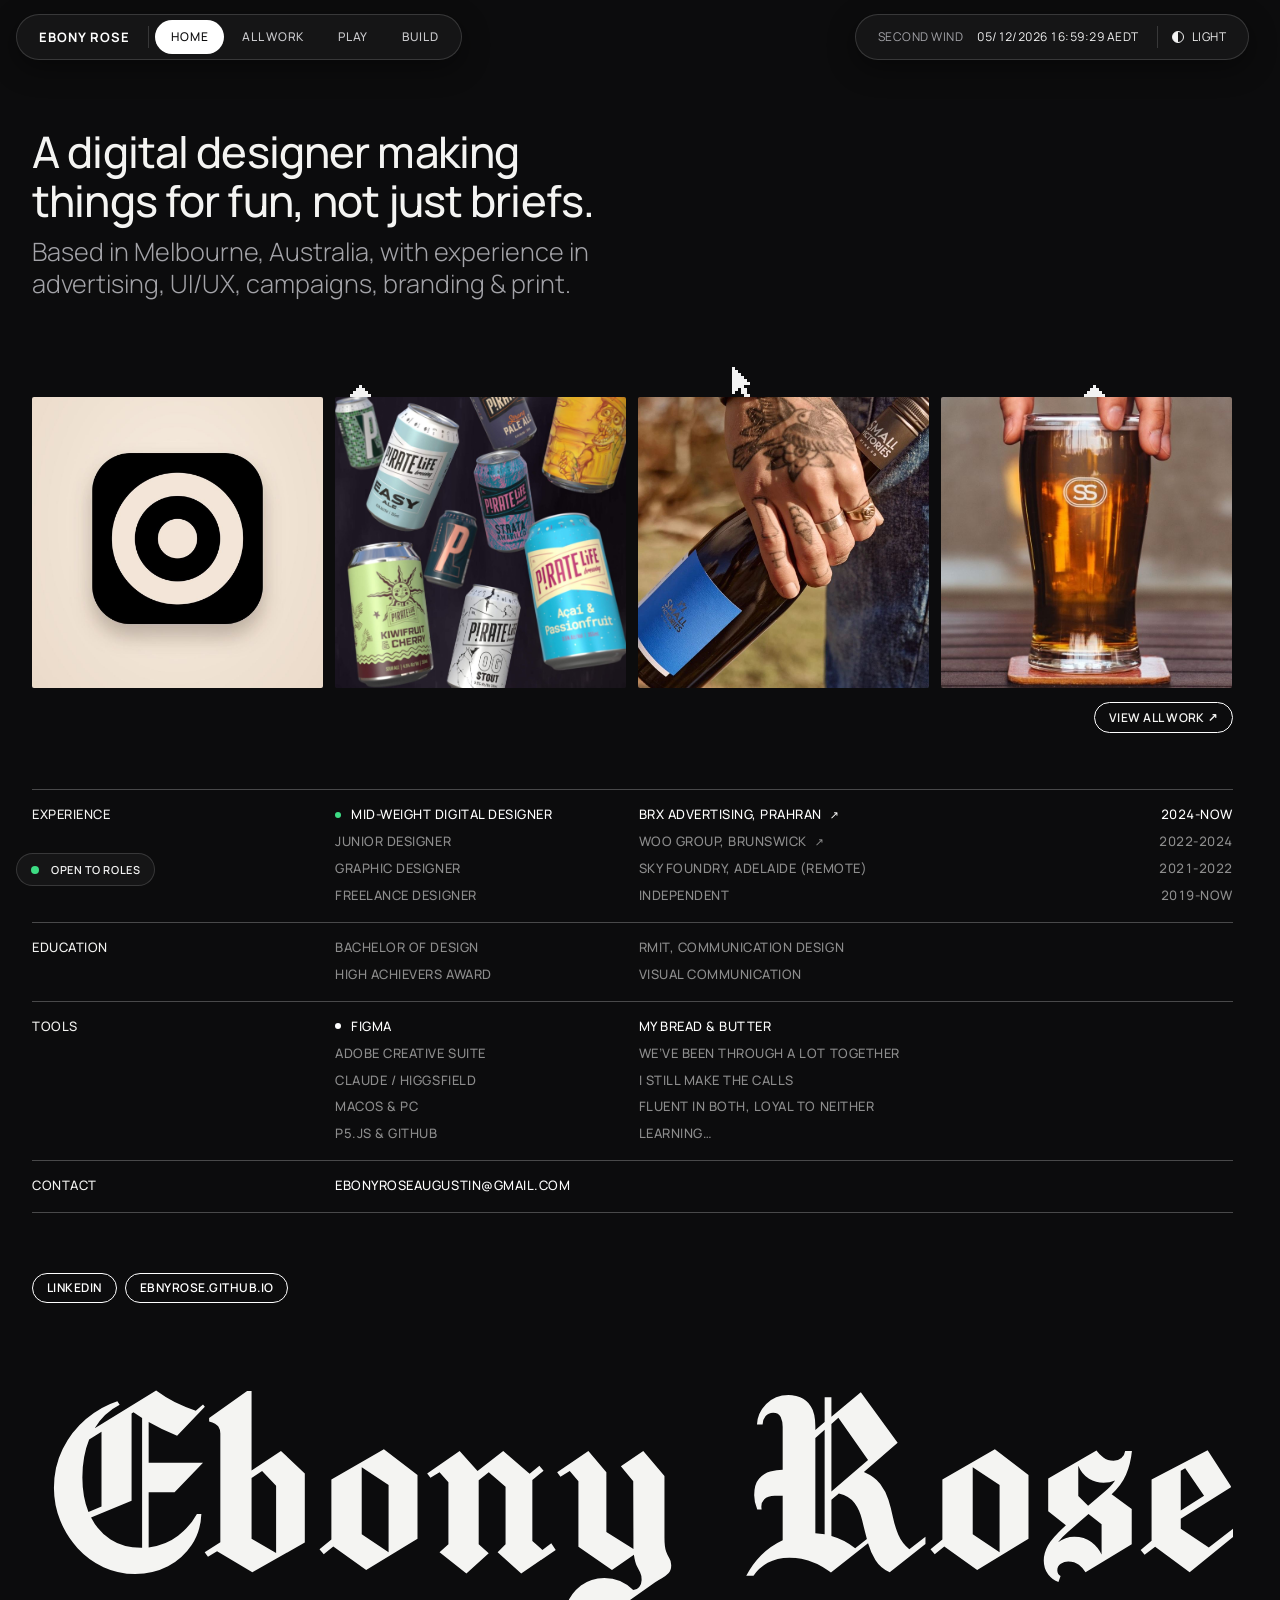
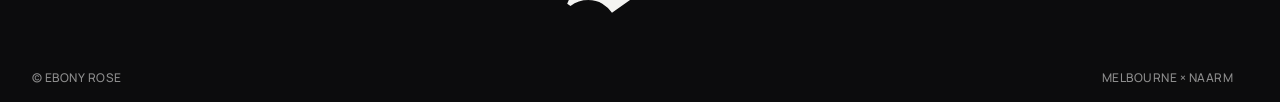
<file: index.html>
<!DOCTYPE html>
<html lang="en"><head><meta charset="utf-8"><meta name="viewport" content="width=device-width, initial-scale=1">
<title>Ebony Rose | Mid-Weight Digital Designer</title><meta name="description" content="Designer based in Melbourne, Australia. Experience in advertising, UI/UX, social media, retail campaigns, branding and print. Open to mid-weight digital roles.">
<link rel="preconnect" href="https://fonts.googleapis.com"><link rel="preconnect" href="https://fonts.gstatic.com" crossorigin>
<link href="https://fonts.googleapis.com/css2?family=Manrope:wght@300;400;500;600;700&family=Manufacturing+Consent&display=block" rel="stylesheet">
<meta property="og:type" content="website"><meta property="og:url" content="https://www.ebonyrose.xyz/"><meta property="og:site_name" content="Ebony Rose"><meta property="og:title" content="Ebony Rose | Mid-Weight Digital Designer"><meta property="og:description" content="Designer based in Melbourne, Australia. Experience in advertising, UI/UX, social media, retail campaigns, branding and print. Open to mid-weight digital roles."><meta property="og:image" content="https://www.ebonyrose.xyz/share.png"><meta property="og:image:width" content="1200"><meta property="og:image:height" content="630"><meta name="twitter:card" content="summary_large_image"><meta name="twitter:image" content="https://www.ebonyrose.xyz/share.png"><meta name="theme-color" content="#0c0c0d"><link rel="icon" href="favicon.svg" type="image/svg+xml"><link rel="icon" href="favicon-32.png" sizes="32x32" type="image/png"><link rel="apple-touch-icon" href="apple-touch-icon.png"><link rel="stylesheet" href="styles.css?v=20261025h"></head>
<body><script>try{var d=document.documentElement;if(localStorage.getItem('theme')==='light')d.classList.add('light');if(!sessionStorage.getItem('intro')&&!matchMedia('(prefers-reduced-motion: reduce)').matches){d.classList.add('intro-pending');setTimeout(function(){d.classList.remove('intro-pending')},4500)}}catch(e){}</script><script>try{if(sessionStorage.getItem('homeIn'))document.documentElement.classList.add('home-in')}catch(e){}setTimeout(function(){document.documentElement.classList.remove('home-in')},3500)</script><div class="topbar"><div class="tb-left"><a class="tb-logo" href="index.html">Ebony Rose</a><nav class="tb-contact" aria-label="Pages"><a class="tab cur" href="index.html" aria-current="page">Home</a><a class="tab" href="work.html" data-work>All work</a><a class="tab" href="work.html?g=play" data-g="play">Play</a><a class="tab" href="work.html?g=build" data-g="build">Build</a></nav></div><div class="topbar-time"><span class="wit" id="wit"></span><time id="clock"></time></div></div><main class="page about-page"><p class="about-lead"><span class="ln">A digital designer making</span><span class="ln">things for fun, not just briefs.</span><span class="lead-sub"><span class="ln">Based in Melbourne, Australia,</span> <span class="ln">with experience in advertising,</span> <span class="ln">UI/UX, campaigns, branding &amp; print.</span></span></p><section class="about-index"><div class="info-section"><h2 class="info-label">Experience</h2><div class="info-rows"><div class="info-row on"><span class="t"><span class="dot live" aria-hidden="true"></span>Mid-Weight Digital Designer</span><span class="d"><a href="https://www.brx.com.au" target="_blank" rel="noopener">BRX Advertising, Prahran <span class="arr" aria-hidden="true">&#8599;</span></a></span><span class="y">2024-Now</span></div><div class="info-row"><span class="t">Junior Designer</span><span class="d"><a href="https://woogroup.com.au/" target="_blank" rel="noopener">WOO Group, Brunswick <span class="arr" aria-hidden="true">&#8599;</span></a></span><span class="y">2022-2024</span></div><div class="info-row"><span class="t">Graphic Designer</span><span class="d">Sky Foundry, Adelaide (remote)</span><span class="y">2021-2022</span></div><div class="info-row"><span class="t">Freelance Designer</span><span class="d">Independent</span><span class="y">2019-Now</span></div></div></div><div class="info-section"><h2 class="info-label">Education</h2><div class="info-rows"><div class="info-row"><span class="t">Bachelor of Design</span><span class="d">RMIT, Communication Design</span><span class="y"></span></div><div class="info-row"><span class="t">High Achievers Award</span><span class="d">Visual Communication</span><span class="y"></span></div></div></div><div class="info-section"><h2 class="info-label">Tools</h2><div class="info-rows"><div class="info-row on"><span class="t"><span class="dot" aria-hidden="true"></span>Figma</span><span class="d">my bread &amp; butter</span><span class="y"></span></div><div class="info-row"><span class="t">Adobe Creative Suite</span><span class="d">we&rsquo;ve been through a lot together</span><span class="y"></span></div><div class="info-row"><span class="t">Claude / Higgsfield</span><span class="d">I still make the calls</span><span class="y"></span></div><div class="info-row"><span class="t">macOS &amp; PC</span><span class="d">fluent in both, loyal to neither</span><span class="y"></span></div><div class="info-row"><span class="t">p5.js &amp; GitHub</span><span class="d">learning&hellip;</span><span class="y"></span></div></div></div><div class="info-section" id="contact-info"><h2 class="info-label">Contact</h2><div class="info-rows"><div class="info-row on"><span class="t"><a href="mailto:ebonyroseaugustin@gmail.com?subject=Hi%20Ebony">ebonyroseaugustin@gmail.com</a></span></div></div></div></section><footer class="about-footer"><div class="social-links"><a class="social-link" href="https://www.linkedin.com/in/ebonyrosedesign/" target="_blank" rel="noopener">LinkedIn</a><a class="social-link" href="https://ebnyrose.github.io" target="_blank" rel="noopener">ebnyrose.github.io</a></div><div class="big-logo" aria-label="Ebony Rose">Ebony Rose</div><p class="foot-meta"><span>&copy; Ebony Rose</span><span>Melbourne &times; Naarm</span></p></footer></main><div class="contact" id="contact" role="dialog" aria-modal="true" aria-labelledby="contact-title" hidden><div class="contact-panel"><button class="contact-close" type="button" data-contact-close>Close</button><h2 id="contact-title">Say hello</h2><p>Write to <span class="contact-mail">ebonyroseaugustin@gmail.com</span> or use the form.</p><form id="contact-form" novalidate><label for="c-name">Name</label><input id="c-name" name="name" type="text" autocomplete="name" placeholder="Your name"><label for="c-email">Email</label><input id="c-email" name="email" type="email" autocomplete="email" placeholder="ebonyroseaugustin@gmail.com"><label for="c-msg">Message</label><textarea id="c-msg" name="message" rows="4" placeholder="Say hello"></textarea><button class="contact-send" type="submit">Send</button><p class="contact-status" id="contact-status" role="status"></p></form></div></div><script src="script.js?v=20261025h"></script><script src="extras.js?v=20261025h"></script></body></html>
</file>
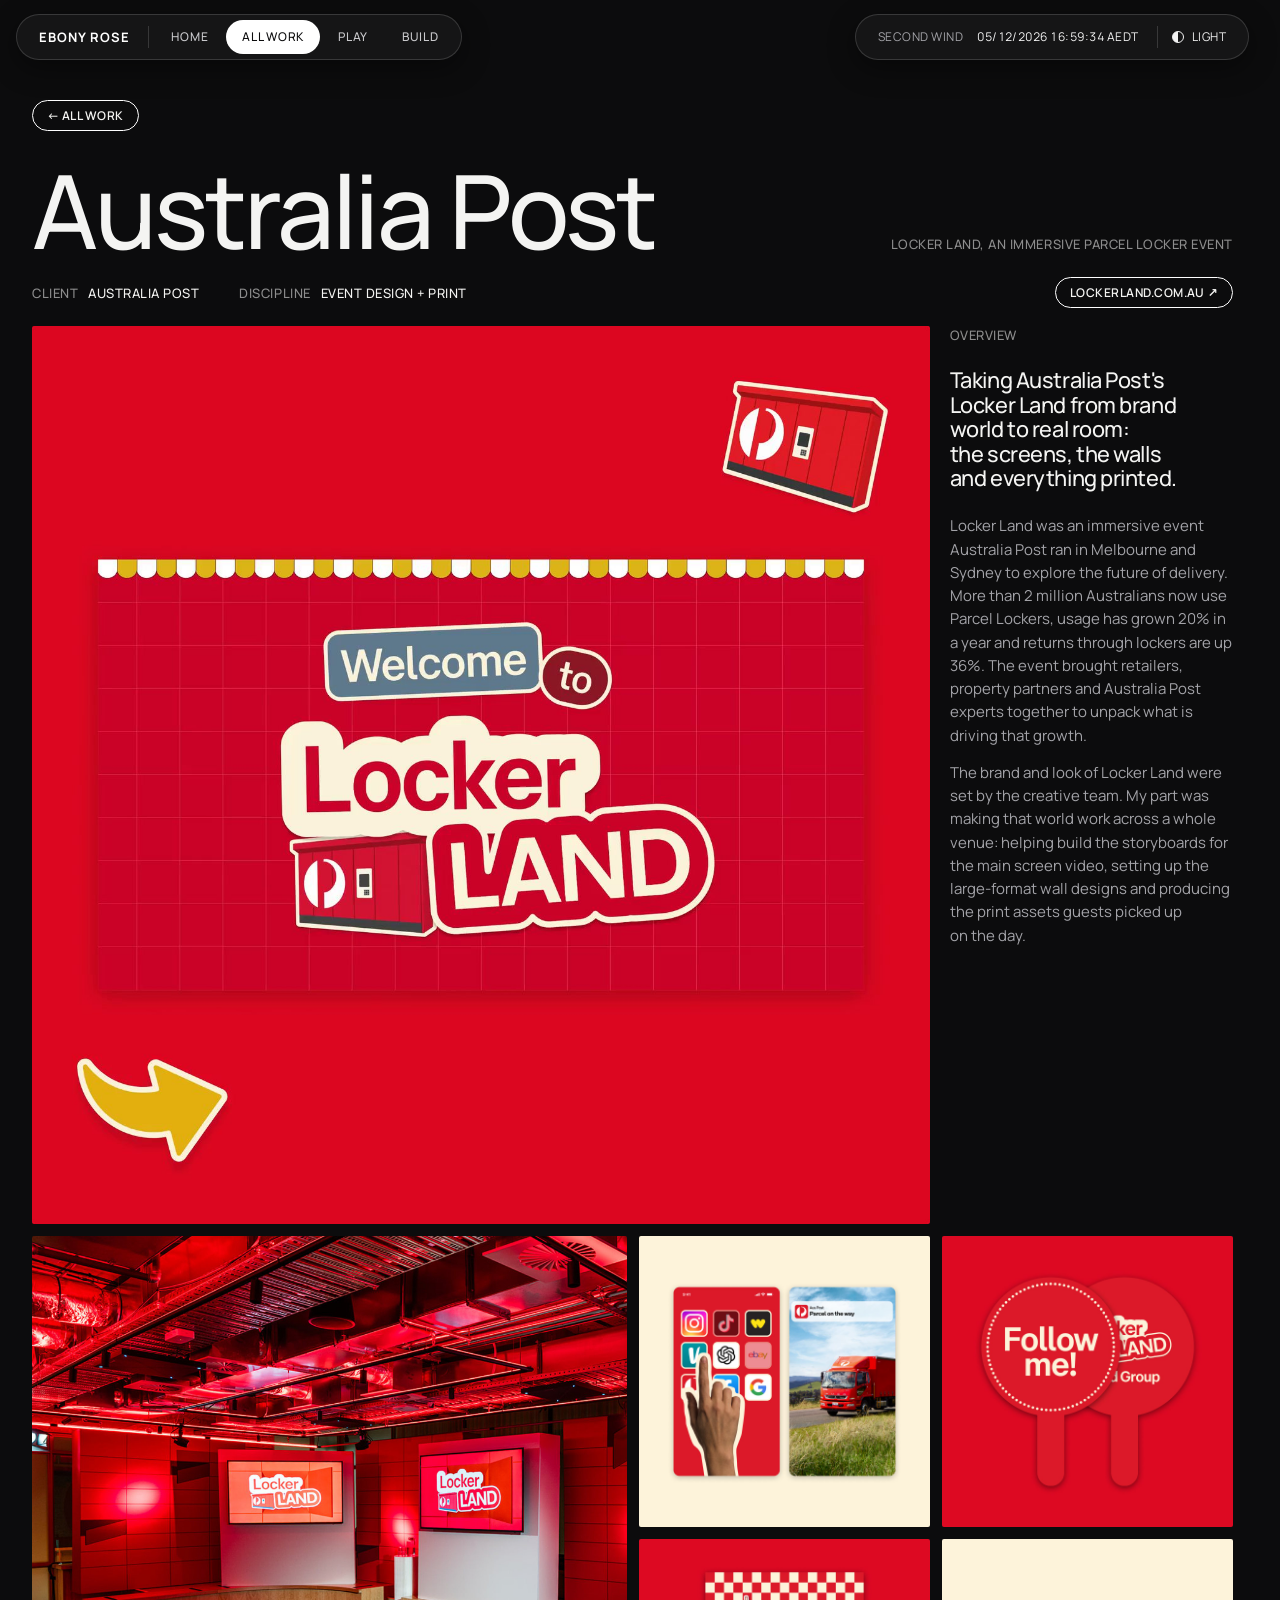
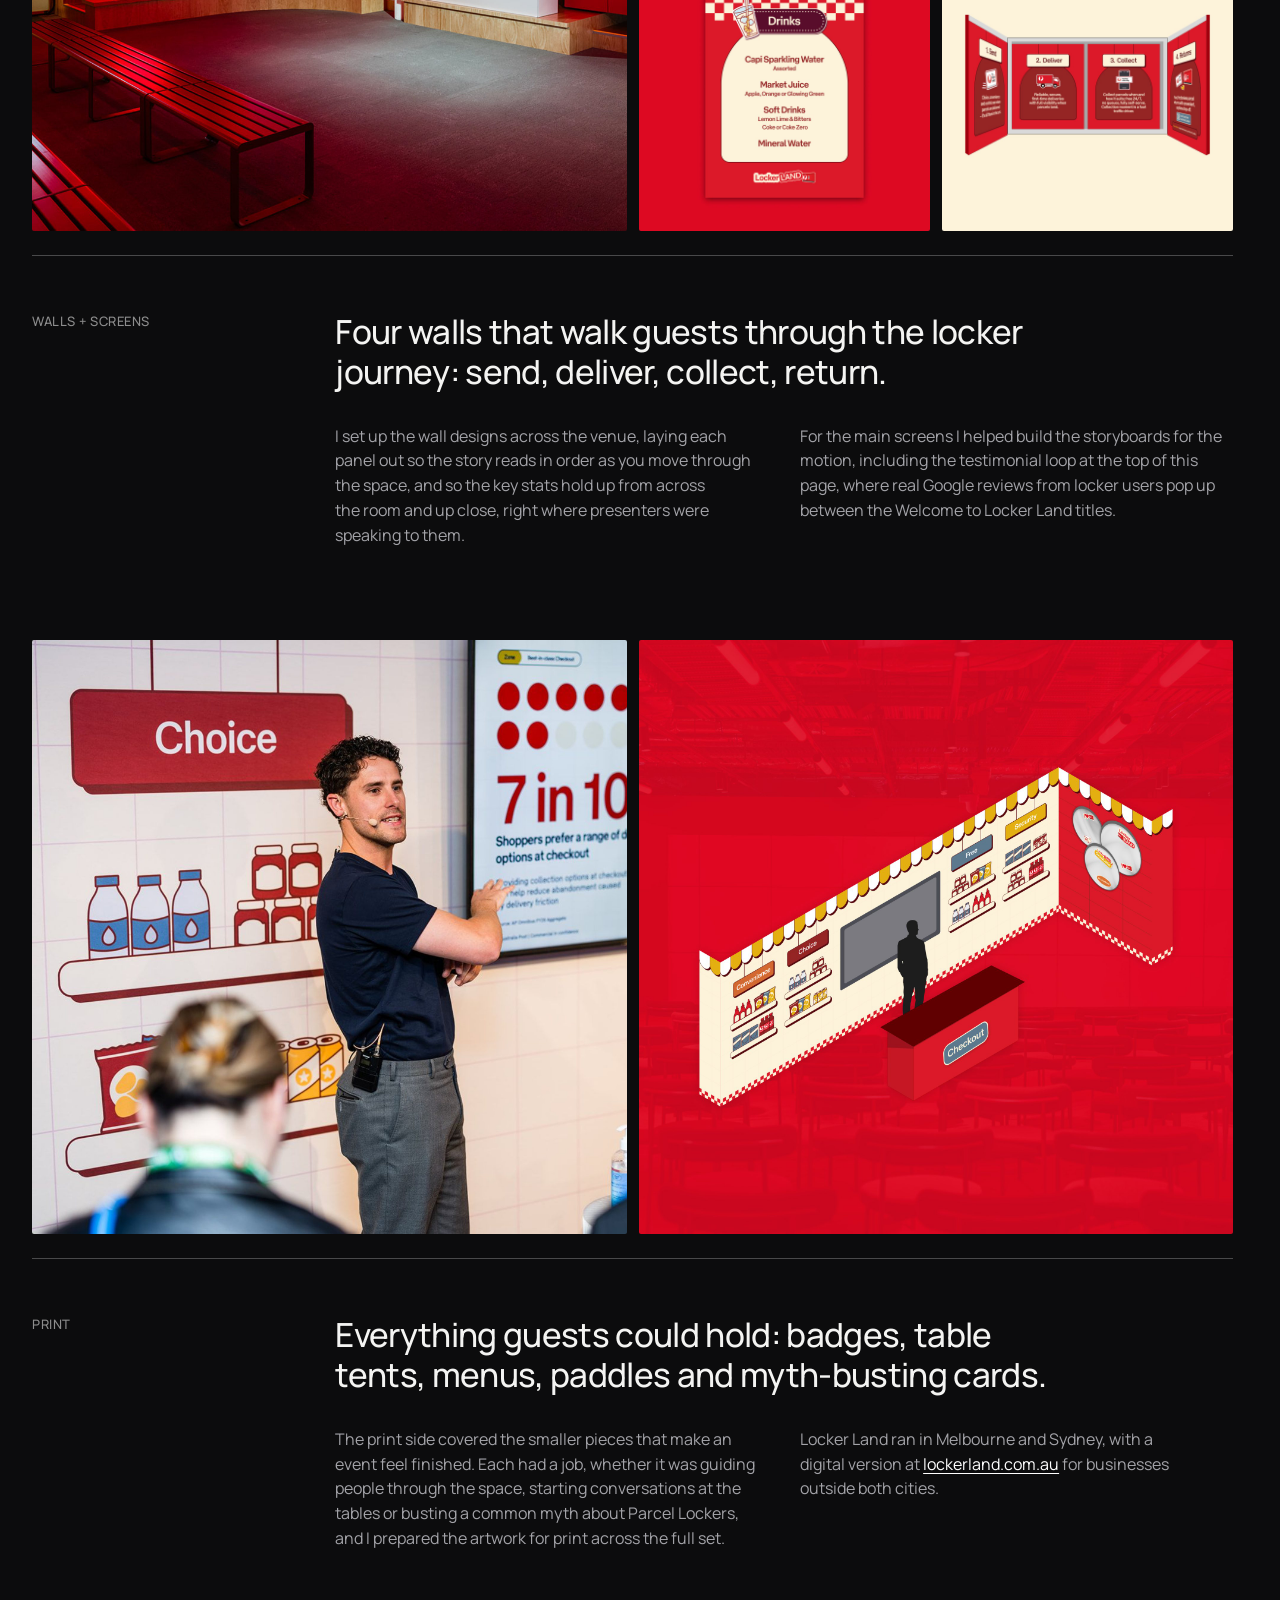
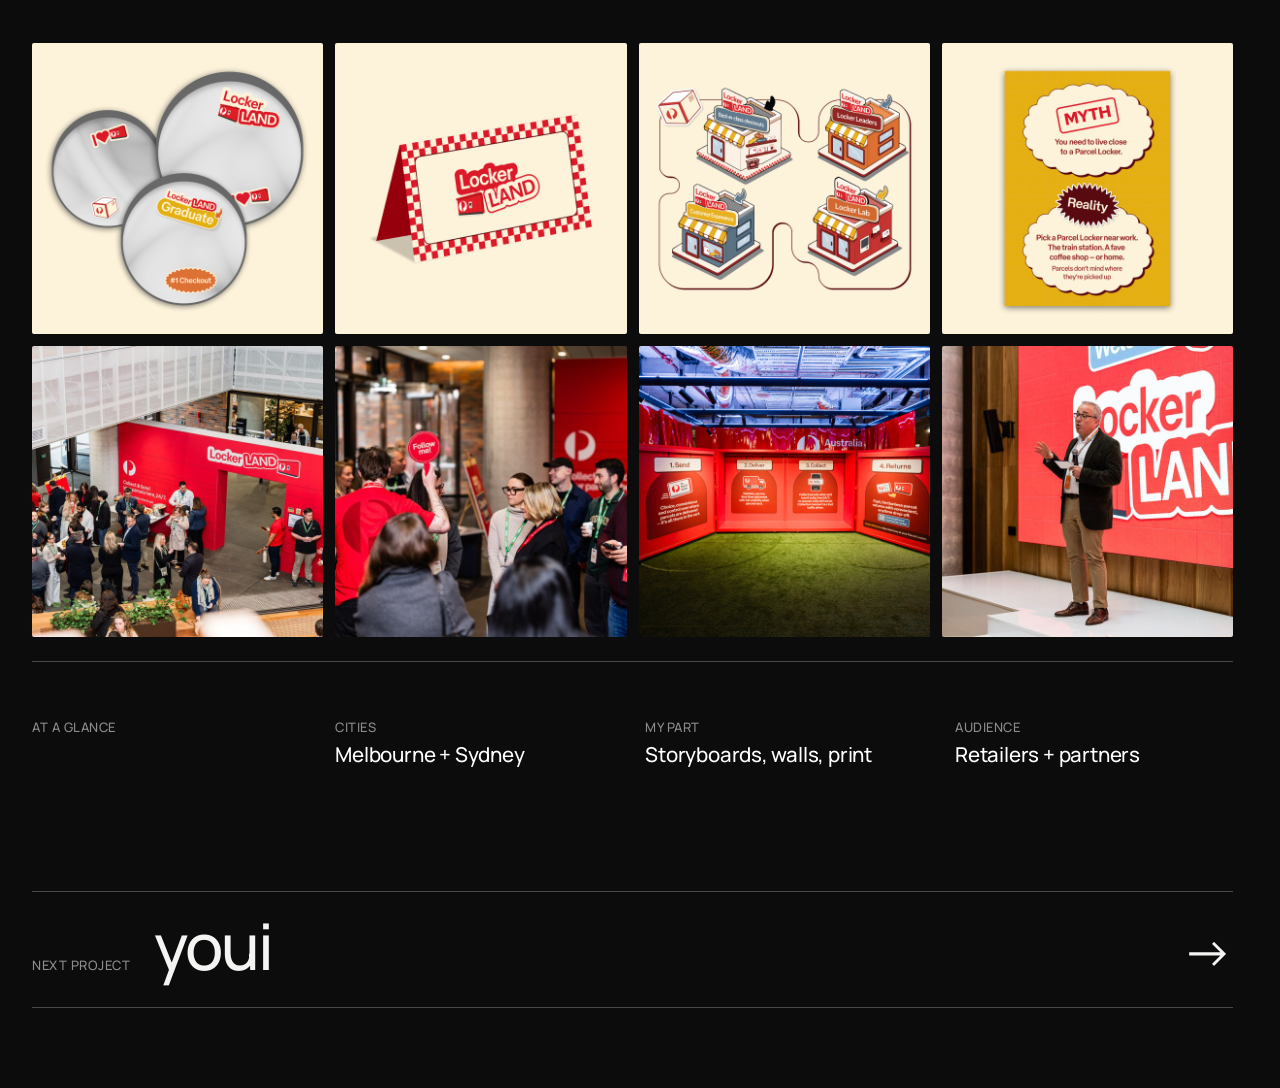
<file: project.html>
<!DOCTYPE html>
<html lang="en"><head><meta charset="utf-8"><meta name="viewport" content="width=device-width, initial-scale=1">
<title>Project | Ebony Rose</title><meta name="description" content="Designer based in Melbourne, Australia. Experience in advertising, UI/UX, social media, retail campaigns, branding and print. Open to mid-weight digital roles.">
<link rel="preconnect" href="https://fonts.googleapis.com"><link rel="preconnect" href="https://fonts.gstatic.com" crossorigin>
<link href="https://fonts.googleapis.com/css2?family=Manrope:wght@300;400;500;600;700&family=Manufacturing+Consent&display=block" rel="stylesheet">
<meta property="og:type" content="website"><meta property="og:url" content="https://www.ebonyrose.xyz/project.html"><meta property="og:site_name" content="Ebony Rose"><meta property="og:title" content="Ebony Rose | Mid-Weight Digital Designer"><meta property="og:description" content="Designer based in Melbourne, Australia. Experience in advertising, UI/UX, social media, retail campaigns, branding and print. Open to mid-weight digital roles."><meta property="og:image" content="https://www.ebonyrose.xyz/share.png"><meta property="og:image:width" content="1200"><meta property="og:image:height" content="630"><meta name="twitter:card" content="summary_large_image"><meta name="twitter:image" content="https://www.ebonyrose.xyz/share.png"><meta name="theme-color" content="#0c0c0d"><link rel="icon" href="favicon.svg" type="image/svg+xml"><link rel="icon" href="favicon-32.png" sizes="32x32" type="image/png"><link rel="apple-touch-icon" href="apple-touch-icon.png"><link rel="stylesheet" href="styles.css?v=20261025h"></head>
<body><script>try{var d=document.documentElement;if(localStorage.getItem('theme')==='light')d.classList.add('light');if(!sessionStorage.getItem('intro')&&!matchMedia('(prefers-reduced-motion: reduce)').matches){d.classList.add('intro-pending');setTimeout(function(){d.classList.remove('intro-pending')},4500)}}catch(e){}</script><script>document.documentElement.classList.add('anim-pending');setTimeout(function(){document.documentElement.classList.remove('anim-pending')},2500)</script><div class="topbar"><div class="tb-left"><a class="tb-logo" href="index.html">Ebony Rose</a><nav class="tb-contact" aria-label="Pages"><a class="tab" href="index.html">Home</a><a class="tab cur" href="work.html" data-work aria-current="page">All work</a><a class="tab" href="work.html?g=play" data-g="play">Play</a><a class="tab" href="work.html?g=build" data-g="build">Build</a></nav></div><div class="topbar-time"><span class="wit" id="wit"></span><time id="clock"></time></div></div><main class="page project-page"><a class="pj-back" href="work.html">&larr; All work</a>
<header class="pj-head"><h1 class="pj-title"></h1><p class="pj-sub"></p></header>
<div class="pj-meta"></div>
<div class="art-grid pj-top"></div>
<div class="pj-over"></div>
<div class="art-grid pj-gallery pj-gal-a" role="img" aria-label="Project images"></div>
<div class="pj-mid"></div>
<div class="art-grid pj-gallery pj-gal-b" role="img" aria-label="More project images"></div>
<div class="pj-mid pj-mid-2"></div>
<div class="art-grid pj-gallery pj-gal-c" role="img" aria-label="Project details" hidden></div>
<div class="pj-end"></div>
<a class="pj-next" href="project.html?p=1"><span class="pj-next-l">Next project</span><span class="pj-next-name"></span><span class="pj-next-a" aria-hidden="true">&rarr;</span></a>
</main><script src="script.js?v=20261025h"></script><script src="extras.js?v=20261025h"></script></body></html>
</file>
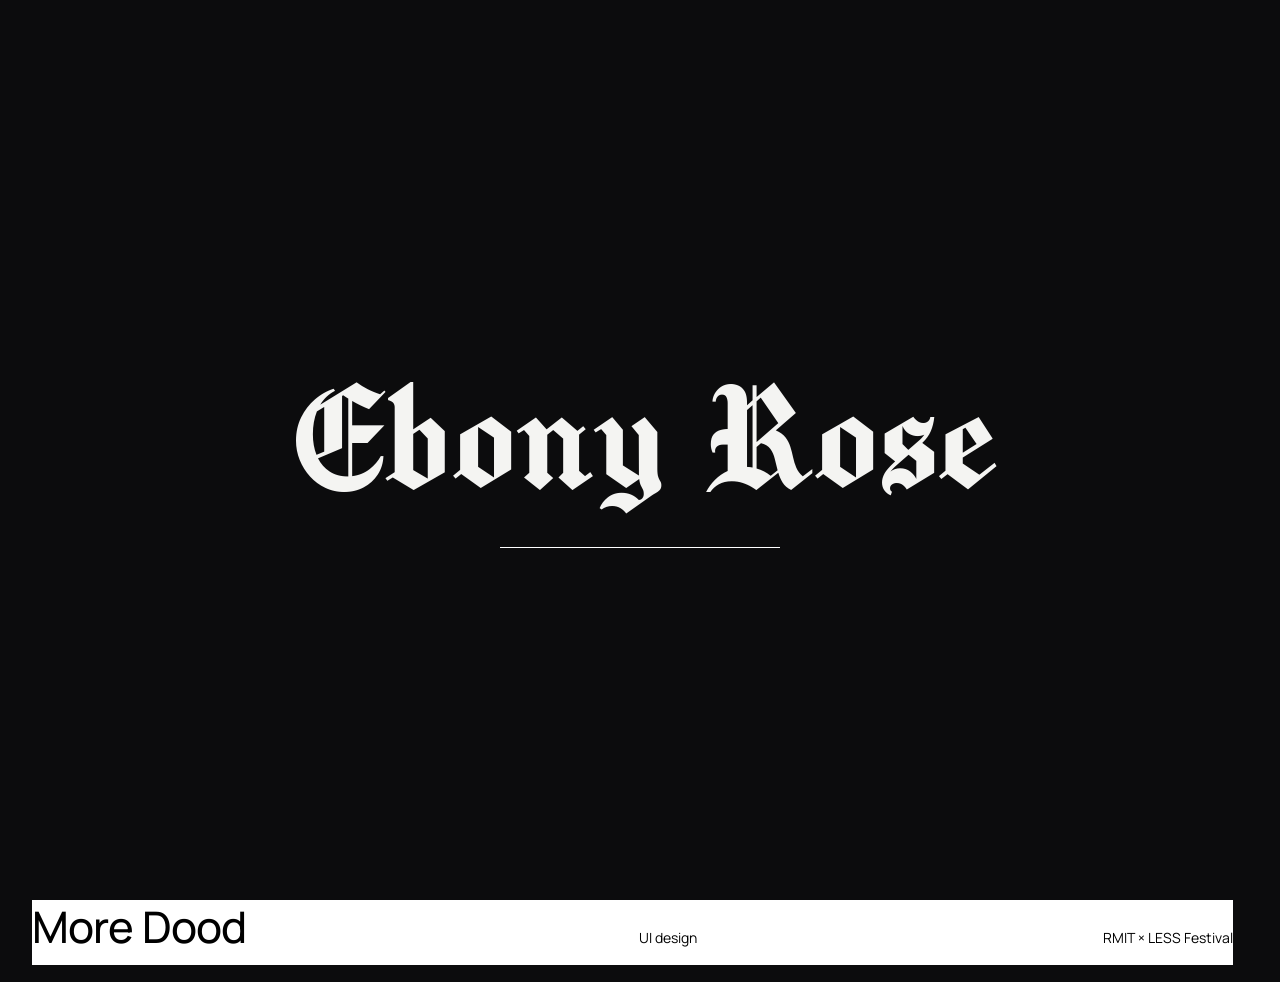
<file: work.html>
<!DOCTYPE html>
<html lang="en"><head><meta charset="utf-8"><meta name="viewport" content="width=device-width, initial-scale=1">
<title>Work | Ebony Rose</title><meta name="description" content="Designer based in Melbourne, Australia. Experience in advertising, UI/UX, social media, retail campaigns, branding and print. Open to mid-weight digital roles.">
<link rel="preconnect" href="https://fonts.googleapis.com"><link rel="preconnect" href="https://fonts.gstatic.com" crossorigin>
<link href="https://fonts.googleapis.com/css2?family=Manrope:wght@300;400;500;600;700&family=Manufacturing+Consent&display=block" rel="stylesheet">
<meta property="og:type" content="website"><meta property="og:url" content="https://www.ebonyrose.xyz/work.html"><meta property="og:site_name" content="Ebony Rose"><meta property="og:title" content="Ebony Rose | Mid-Weight Digital Designer"><meta property="og:description" content="Designer based in Melbourne, Australia. Experience in advertising, UI/UX, social media, retail campaigns, branding and print. Open to mid-weight digital roles."><meta property="og:image" content="https://www.ebonyrose.xyz/share.png"><meta property="og:image:width" content="1200"><meta property="og:image:height" content="630"><meta name="twitter:card" content="summary_large_image"><meta name="twitter:image" content="https://www.ebonyrose.xyz/share.png"><meta name="theme-color" content="#0c0c0d"><link rel="icon" href="favicon.svg" type="image/svg+xml"><link rel="icon" href="favicon-32.png" sizes="32x32" type="image/png"><link rel="apple-touch-icon" href="apple-touch-icon.png"><link rel="stylesheet" href="styles.css?v=20261025h"></head>
<body><script>try{var d=document.documentElement;if(localStorage.getItem('theme')==='light')d.classList.add('light');if(!sessionStorage.getItem('intro')&&!matchMedia('(prefers-reduced-motion: reduce)').matches){d.classList.add('intro-pending');setTimeout(function(){d.classList.remove('intro-pending')},4500)}}catch(e){}</script><script>document.documentElement.classList.add('anim-pending');setTimeout(function(){document.documentElement.classList.remove('anim-pending')},2500)</script><div class="topbar"><div class="tb-left"><a class="tb-logo" href="index.html">Ebony Rose</a><nav class="tb-contact" aria-label="Pages"><a class="tab" href="index.html">Home</a><a class="tab" href="work.html" data-work>All work</a><a class="tab" href="work.html?g=play" data-g="play">Play</a><a class="tab" href="work.html?g=build" data-g="build">Build</a></nav></div><div class="topbar-time"><span class="wit" id="wit"></span><time id="clock"></time></div></div><main class="page work-page" data-view="list"><aside class="play-side" id="play-side" aria-label="What I'm into" hidden><section class="play-row"><h2 class="play-label">Hey</h2><div class="play-body"><p class="play-h">Melbourne &times; Naarm. Designer who makes things for fun, not just for briefs.</p></div></section><section class="play-row"><h2 class="play-label">Into</h2><div class="play-body"><div class="play-item"><p class="play-h">Film</p><p class="play-d">my eyes are permanently square now</p></div><div class="play-item"><p class="play-h">Music/gigs</p><p class="play-d">RIP my bank account</p></div><div class="play-item"><p class="play-h">RDR2</p><p class="play-d">mostly just riding around</p></div></div></section><section class="play-row"><h2 class="play-label">Watching</h2><div class="play-body"><div class="play-item" id="watching"><p class="play-h">Hacks</p><p class="play-d">why did it have to end</p></div></div></section><section class="play-row"><h2 class="play-label">Playing</h2><div class="play-body"><iframe class="play-embed" title="Spotify playlist" src="https://open.spotify.com/embed/playlist/0EG90swSbEAmwCbCSSAccm?utm_source=generator&amp;theme=0" width="100%" height="352" frameborder="0" allow="autoplay; clipboard-write; encrypted-media; fullscreen; picture-in-picture" loading="lazy"></iframe></div></section><section class="play-row"><h2 class="play-label">Suggest</h2><div class="play-body"><p class="play-d">got a rec for what i should watch or listen to?</p><form class="play-form" id="suggest-form" novalidate><label class="sr" for="suggest-in">Your suggestion</label><input id="suggest-in" type="text" placeholder="type it here..." maxlength="200" autocomplete="off"><button type="submit">send</button></form><p class="play-status" id="suggest-status" role="status"></p></div></section></aside><div class="work-toolbar"><div class="view-toggle" role="group" aria-label="View"><button type="button" data-view="list" class="on" aria-pressed="true">List</button><button type="button" data-view="grid" aria-pressed="false">Grid</button></div></div><div class="work-head"><span>Project</span><span></span><span>Discipline</span><span>Client</span></div><div class="work-list"><a class="work-row" href="project.html?p=0" data-group="client"><span class="work-name">Australia Post</span><span class="work-cat">Event design + print</span><span class="work-year">Australia Post</span></a><a class="work-row" href="project.html?p=1" data-group="client"><span class="work-name">youi</span><span class="work-cat">Illustration, social + templates</span><span class="work-year">youi</span></a><a class="work-row" href="project.html?p=2" data-group="build"><span class="work-name">Rounds</span><span class="work-cat">Product design + build</span><span class="work-year">Self-initiated</span></a><a class="work-row" href="project.html?p=3" data-group="client"><span class="work-name">Pirate Life</span><span class="work-cat">Ecommerce web design</span><span class="work-year">Pirate Life Brewing</span></a><a class="work-row" href="project.html?p=4" data-group="client"><span class="work-name">Small Victories</span><span class="work-cat">Web design</span><span class="work-year">Small Victories Wine</span></a><a class="work-row" href="project.html?p=5" data-group="client"><span class="work-name">Spellmans&#x27; Social</span><span class="work-cat">Branding</span><span class="work-year">Spellmans&#x27; Social</span></a><a class="work-row" href="project.html?p=6" data-group="play"><span class="work-name">clearkind.</span><span class="work-cat">App UX + UI</span><span class="work-year">Concept</span></a><a class="work-row" href="project.html?p=7" data-group="client"><span class="work-name">Link NFC Badge</span><span class="work-cat">Product design</span><span class="work-year">Concept</span></a><a class="work-row" href="project.html?p=8" data-group="play"><span class="work-name">Radiance</span><span class="work-cat">Album art</span><span class="work-year">Self-initiated</span></a><a class="work-row" href="project.html?p=9" data-group="play"><span class="work-name">More Dood</span><span class="work-cat">UI design</span><span class="work-year">RMIT × LESS Festival</span></a></div></main><div class="contact" id="contact" role="dialog" aria-modal="true" aria-labelledby="contact-title" hidden><div class="contact-panel"><button class="contact-close" type="button" data-contact-close>Close</button><h2 id="contact-title">Lorem ipsum dolor</h2><p>Write to <span class="contact-mail">ebonyroseaugustin@gmail.com</span> or use the form.</p><form id="contact-form" novalidate><label for="c-name">Name</label><input id="c-name" name="name" type="text" autocomplete="name" placeholder="Your name"><label for="c-email">Email</label><input id="c-email" name="email" type="email" autocomplete="email" placeholder="ebonyroseaugustin@gmail.com"><label for="c-msg">Message</label><textarea id="c-msg" name="message" rows="4" placeholder="Say hello"></textarea><button class="contact-send" type="submit">Send</button><p class="contact-status" id="contact-status" role="status"></p></form></div></div><script src="script.js?v=20261025h"></script><script src="extras.js?v=20261025h"></script></body></html>
</file>
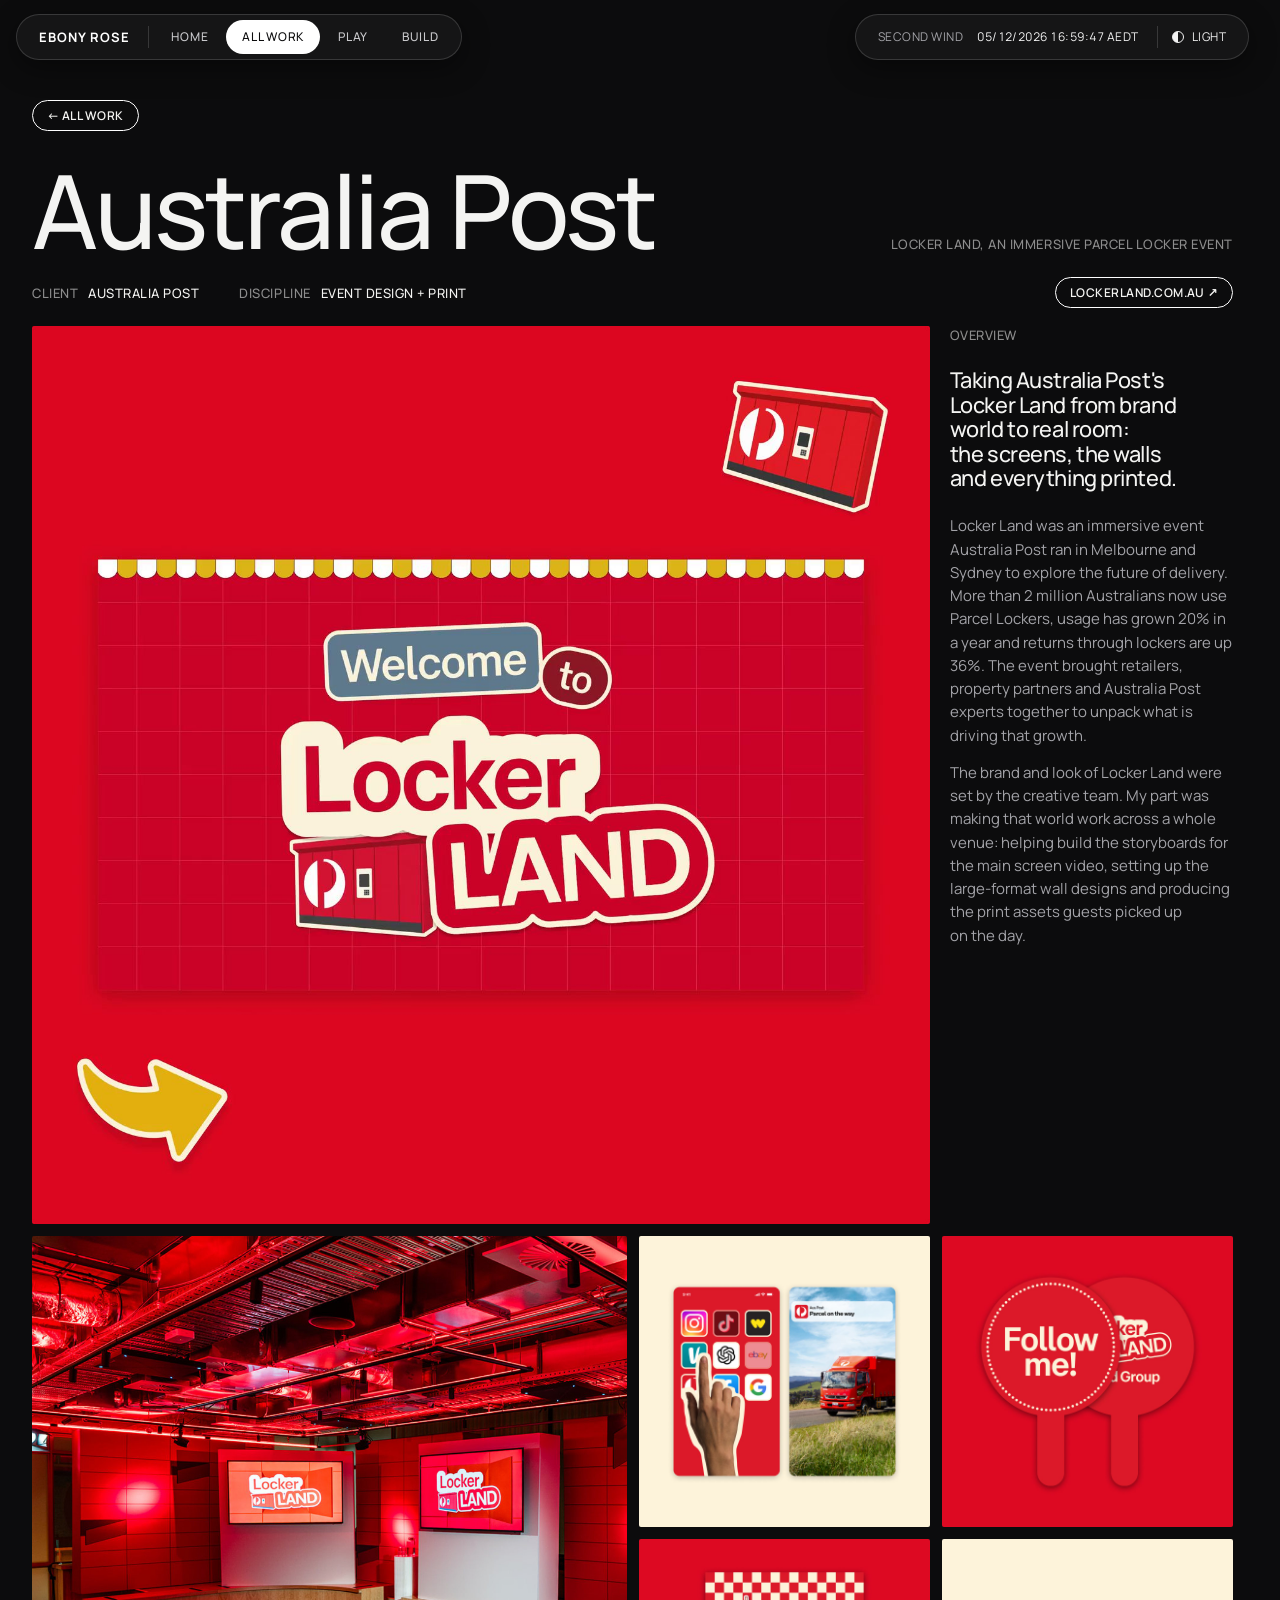
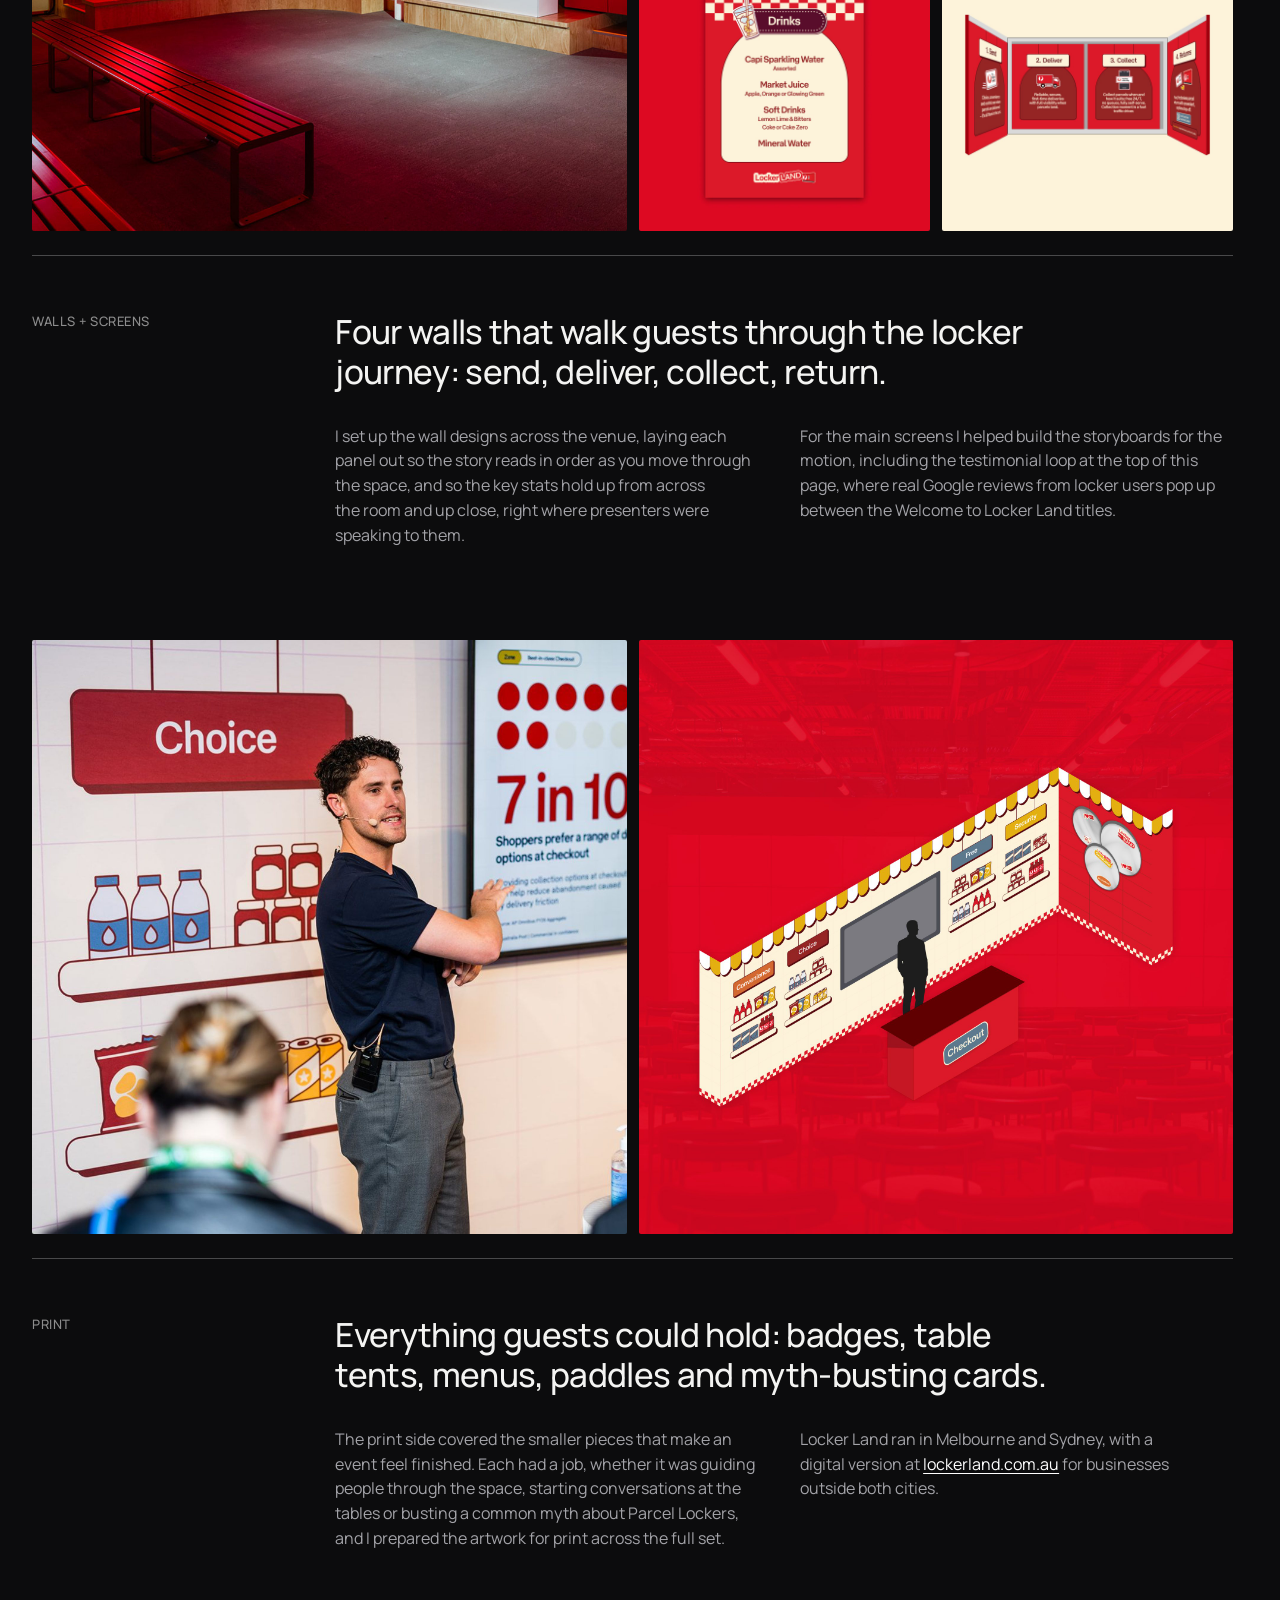
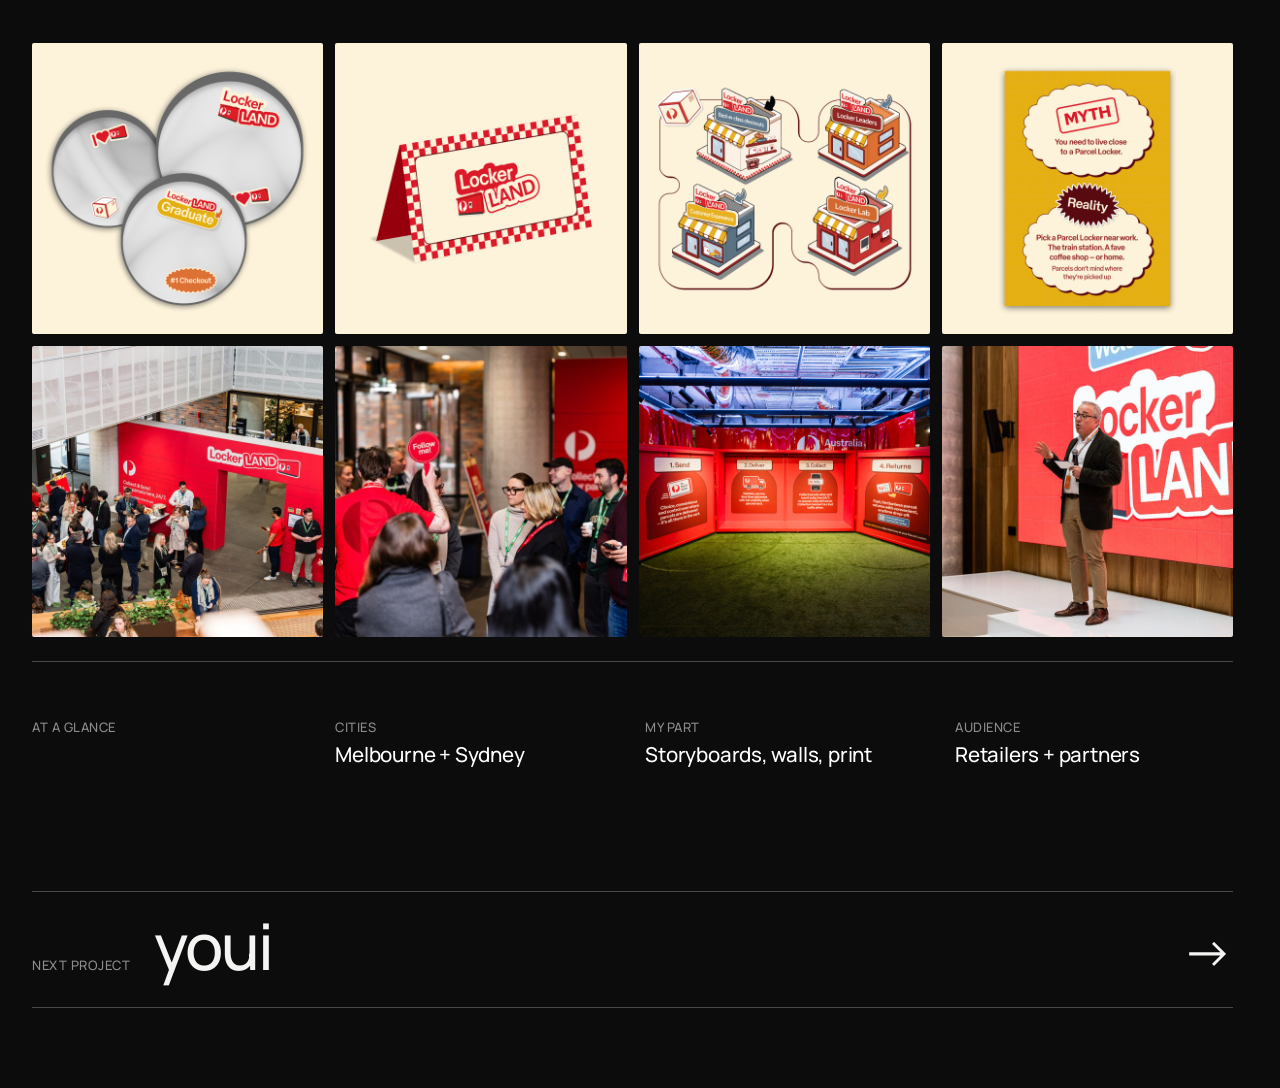
<file: share/australia-post.html>
<!DOCTYPE html>
<html lang="en">
<head>
<meta charset="UTF-8">
<meta name="viewport" content="width=device-width, initial-scale=1.0">
<!-- Link-preview page for /australia-post. It sends visitors straight on to the project page. -->
<title>Australia Post — Ebony Rose</title>
<meta name="description" content="Locker Land for Australia Post: video storyboards, wall design and print.">
<link rel="canonical" href="https://www.ebonyrose.xyz/australia-post">
<meta property="og:type" content="website">
<meta property="og:site_name" content="Ebony Rose">
<meta property="og:title" content="Australia Post — Ebony Rose">
<meta property="og:description" content="Locker Land for Australia Post: video storyboards, wall design and print.">
<meta property="og:url" content="https://www.ebonyrose.xyz/australia-post">
<meta property="og:image" content="https://www.ebonyrose.xyz/share/og/australia-post.jpg">
<meta property="og:image:width" content="1200">
<meta property="og:image:height" content="630">
<meta name="twitter:card" content="summary_large_image">
<meta name="twitter:title" content="Australia Post — Ebony Rose">
<meta name="twitter:description" content="Locker Land for Australia Post: video storyboards, wall design and print.">
<meta name="twitter:image" content="https://www.ebonyrose.xyz/share/og/australia-post.jpg">
<meta name="theme-color" content="#000000">
<style>html,body{background:#000;color:#fff;font-family:Helvetica,Arial,sans-serif;margin:0}a{color:#fff}p{padding:24px}</style>
<script>location.replace('/project.html?p=0');</script>
</head>
<body>
<noscript><p><a href="/project.html?p=0">Rounds</a></p></noscript>
</body>
</html>
</file>
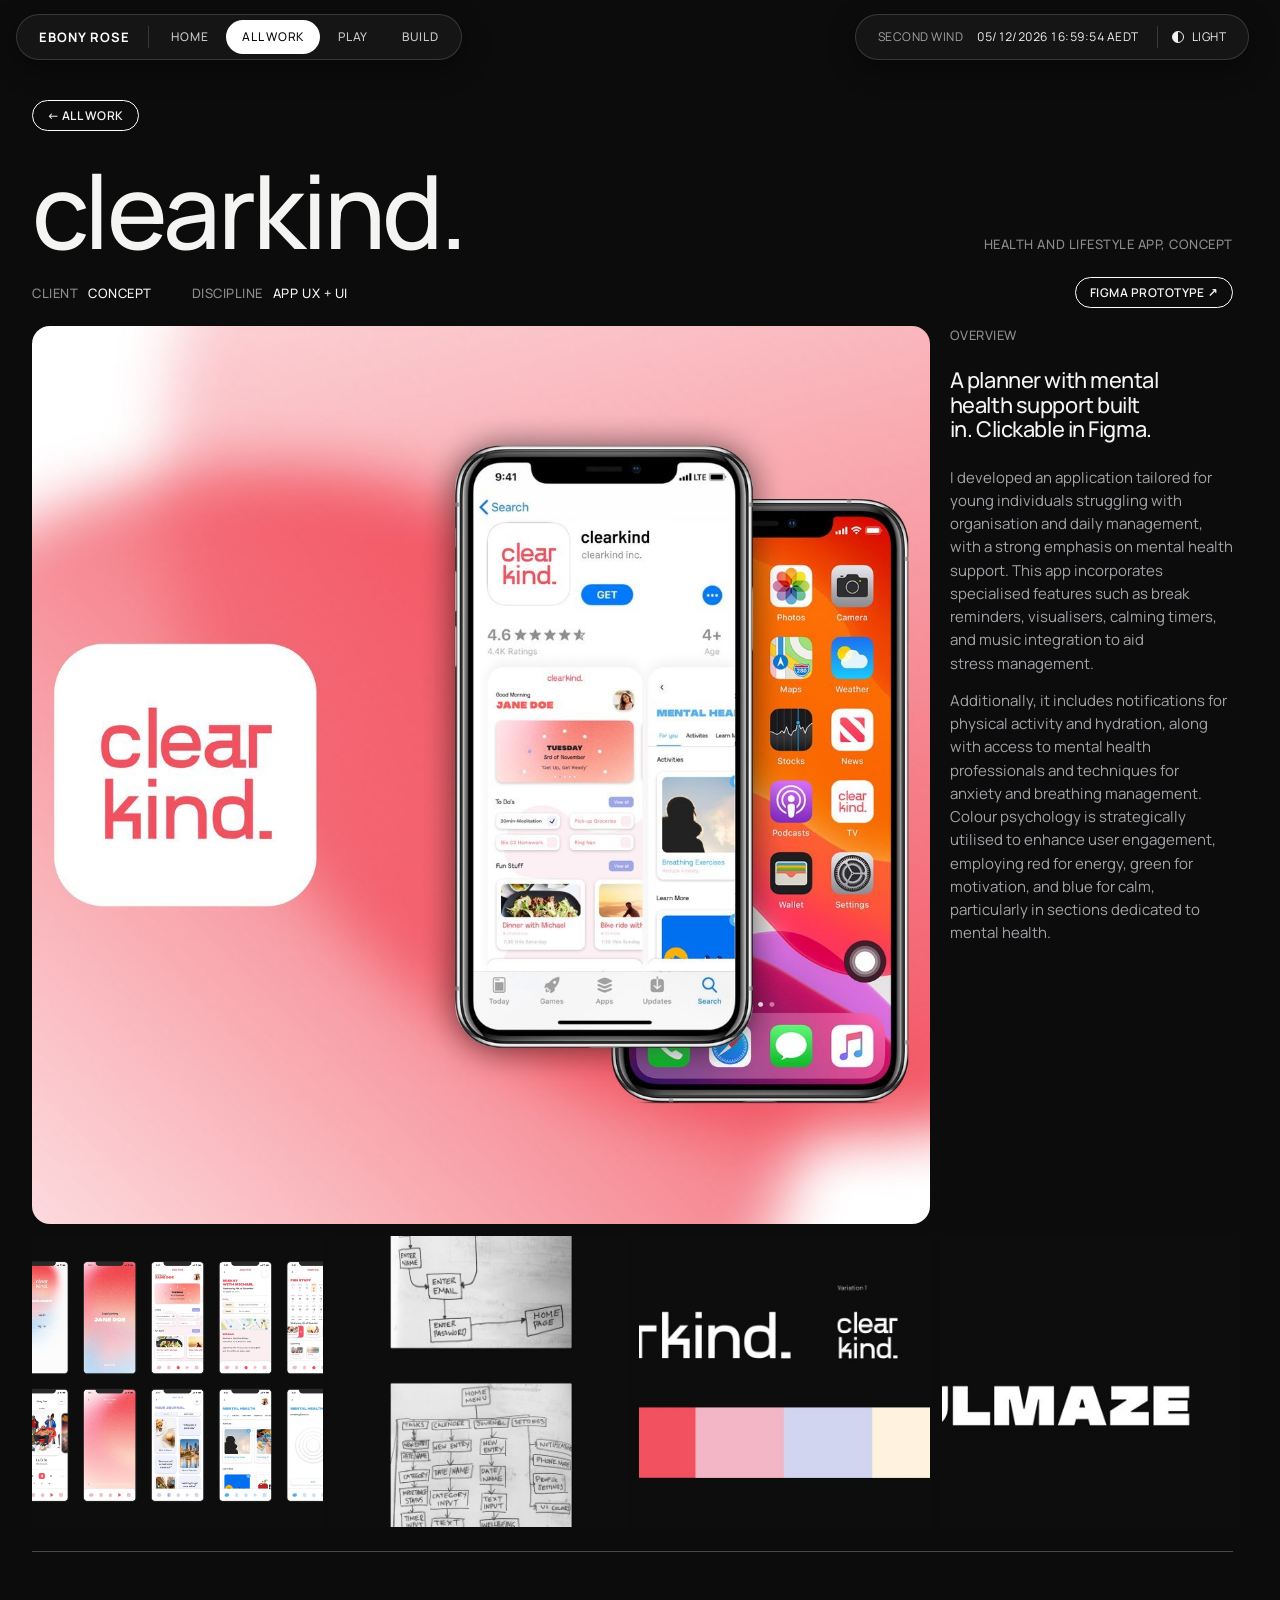
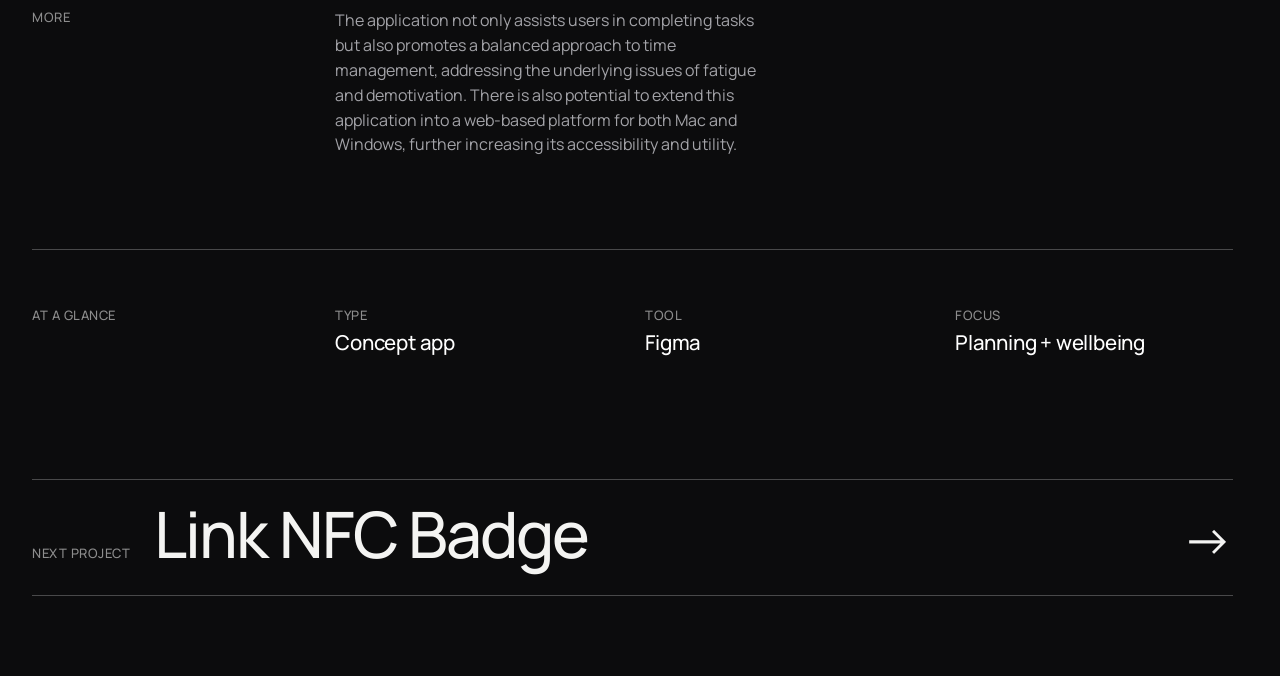
<file: share/clearkind.html>
<!DOCTYPE html>
<html lang="en">
<head>
<meta charset="UTF-8">
<meta name="viewport" content="width=device-width, initial-scale=1.0">
<!-- Link-preview page for /clearkind. It sends visitors straight on to the project page. -->
<title>clearkind. — Ebony Rose</title>
<meta name="description" content="App concept with a clickable Figma prototype.">
<link rel="canonical" href="https://www.ebonyrose.xyz/clearkind">
<meta property="og:type" content="website">
<meta property="og:site_name" content="Ebony Rose">
<meta property="og:title" content="clearkind. — Ebony Rose">
<meta property="og:description" content="App concept with a clickable Figma prototype.">
<meta property="og:url" content="https://www.ebonyrose.xyz/clearkind">
<meta property="og:image" content="https://www.ebonyrose.xyz/share/og/clearkind.jpg">
<meta property="og:image:width" content="1200">
<meta property="og:image:height" content="630">
<meta name="twitter:card" content="summary_large_image">
<meta name="twitter:title" content="clearkind. — Ebony Rose">
<meta name="twitter:description" content="App concept with a clickable Figma prototype.">
<meta name="twitter:image" content="https://www.ebonyrose.xyz/share/og/clearkind.jpg">
<meta name="theme-color" content="#000000">
<style>html,body{background:#000;color:#fff;font-family:Helvetica,Arial,sans-serif;margin:0}a{color:#fff}p{padding:24px}</style>
<script>location.replace('/project.html?p=6');</script>
</head>
<body>
<noscript><p><a href="/project.html?p=6">clearkind.</a></p></noscript>
</body>
</html>
</file>
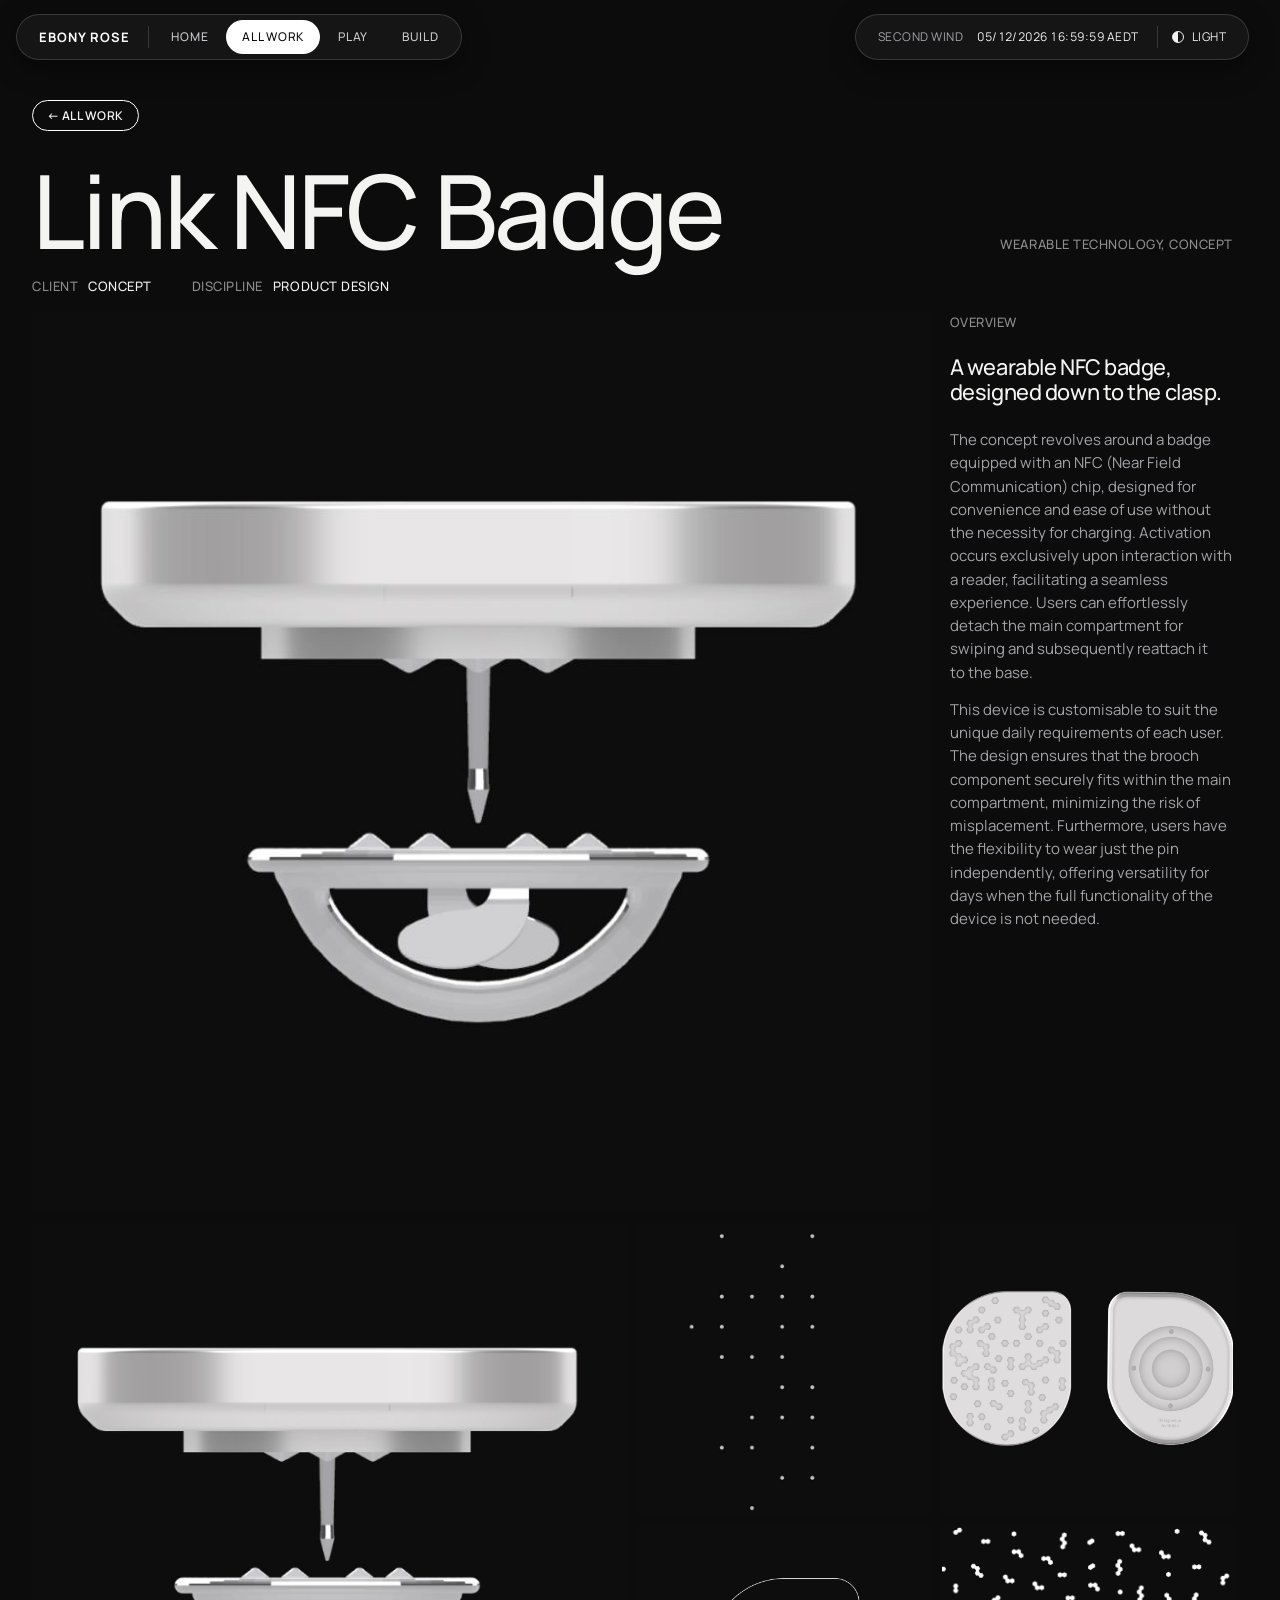
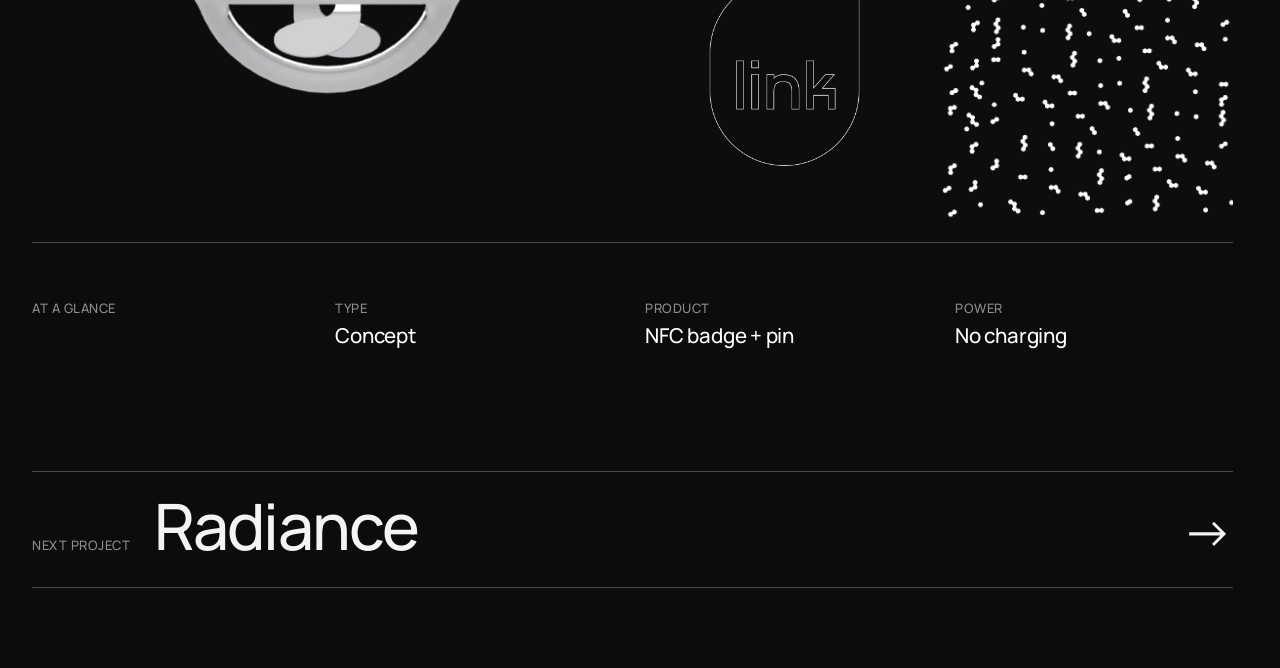
<file: share/link.html>
<!DOCTYPE html>
<html lang="en">
<head>
<meta charset="UTF-8">
<meta name="viewport" content="width=device-width, initial-scale=1.0">
<!-- Link-preview page for /link. It sends visitors straight on to the project page. -->
<title>Link NFC Badge — Ebony Rose</title>
<meta name="description" content="A wearable NFC badge, designed down to the clasp.">
<link rel="canonical" href="https://www.ebonyrose.xyz/link">
<meta property="og:type" content="website">
<meta property="og:site_name" content="Ebony Rose">
<meta property="og:title" content="Link NFC Badge — Ebony Rose">
<meta property="og:description" content="A wearable NFC badge, designed down to the clasp.">
<meta property="og:url" content="https://www.ebonyrose.xyz/link">
<meta property="og:image" content="https://www.ebonyrose.xyz/share/og/link.jpg">
<meta property="og:image:width" content="1200">
<meta property="og:image:height" content="630">
<meta name="twitter:card" content="summary_large_image">
<meta name="twitter:title" content="Link NFC Badge — Ebony Rose">
<meta name="twitter:description" content="A wearable NFC badge, designed down to the clasp.">
<meta name="twitter:image" content="https://www.ebonyrose.xyz/share/og/link.jpg">
<meta name="theme-color" content="#000000">
<style>html,body{background:#000;color:#fff;font-family:Helvetica,Arial,sans-serif;margin:0}a{color:#fff}p{padding:24px}</style>
<script>location.replace('/project.html?p=7');</script>
</head>
<body>
<noscript><p><a href="/project.html?p=7">Link NFC Badge</a></p></noscript>
</body>
</html>
</file>
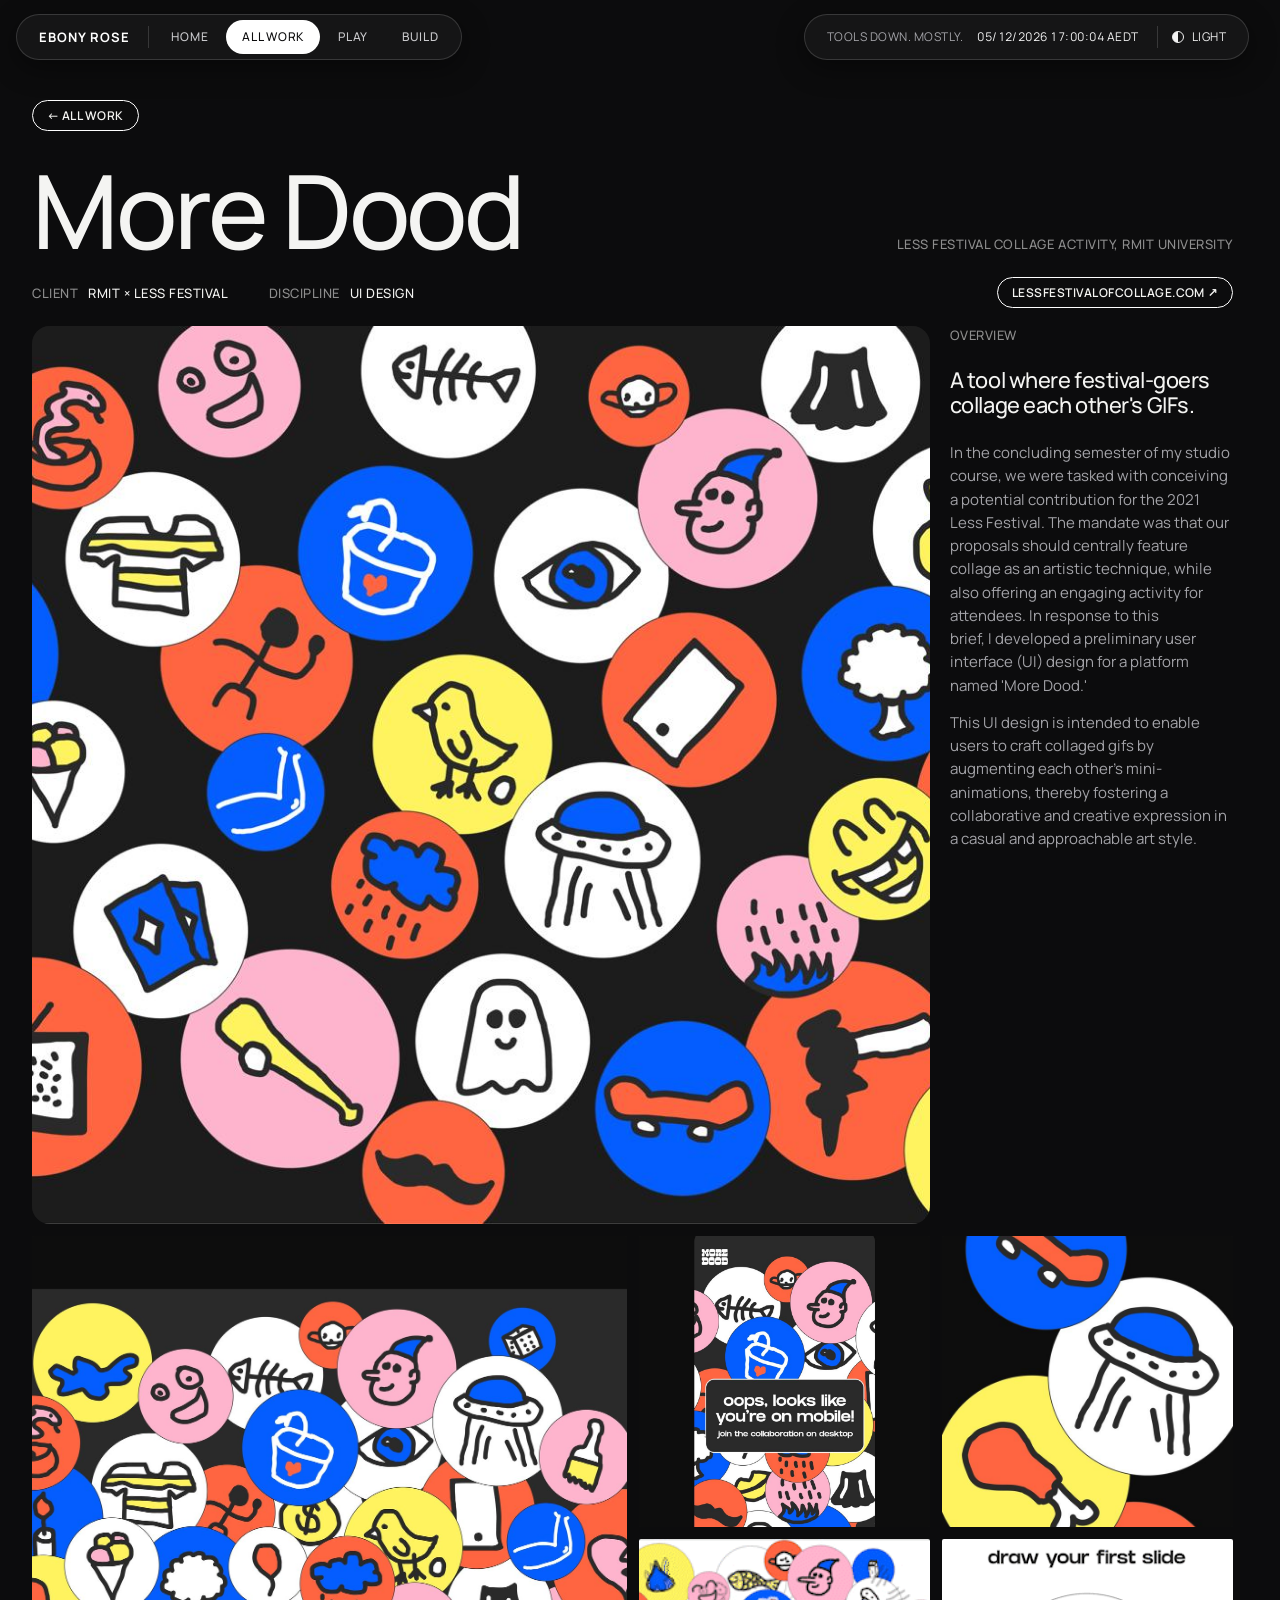
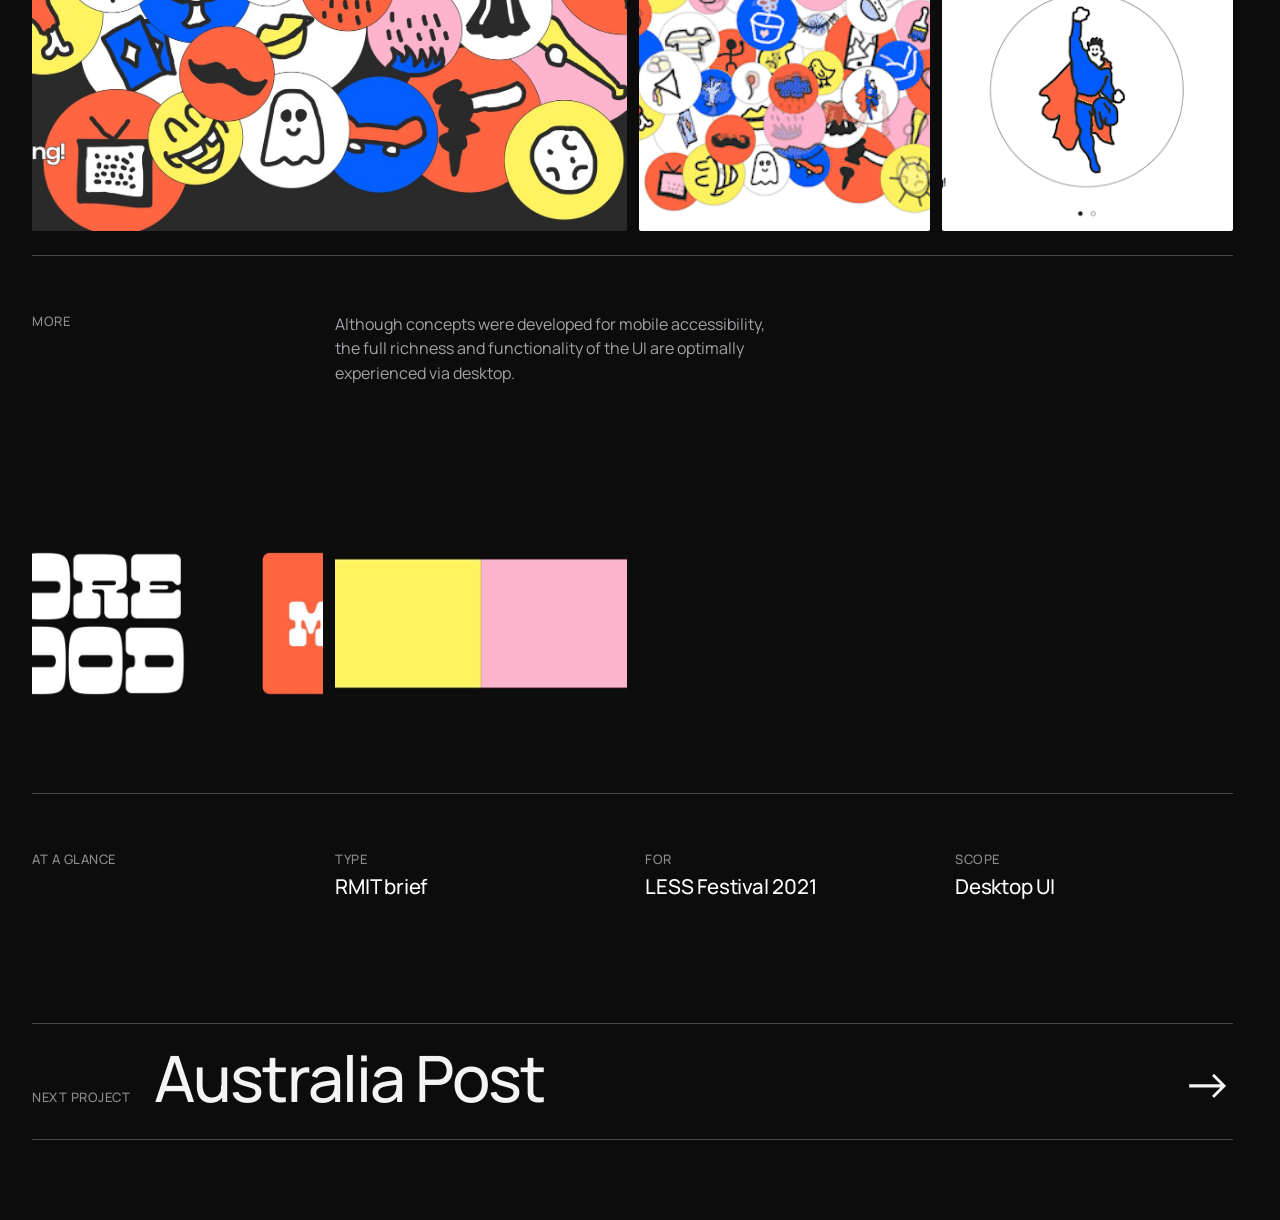
<file: share/more-dood.html>
<!DOCTYPE html>
<html lang="en">
<head>
<meta charset="UTF-8">
<meta name="viewport" content="width=device-width, initial-scale=1.0">
<!-- Link-preview page for /more-dood. It sends visitors straight on to the project page. -->
<title>LESS Festival Collage Activity — Ebony Rose</title>
<meta name="description" content="UI for a tool where festival-goers collage each other&#x27;s GIFs.">
<link rel="canonical" href="https://www.ebonyrose.xyz/more-dood">
<meta property="og:type" content="website">
<meta property="og:site_name" content="Ebony Rose">
<meta property="og:title" content="LESS Festival Collage Activity — Ebony Rose">
<meta property="og:description" content="UI for a tool where festival-goers collage each other&#x27;s GIFs.">
<meta property="og:url" content="https://www.ebonyrose.xyz/more-dood">
<meta property="og:image" content="https://www.ebonyrose.xyz/share/og/more-dood.jpg">
<meta property="og:image:width" content="1200">
<meta property="og:image:height" content="630">
<meta name="twitter:card" content="summary_large_image">
<meta name="twitter:title" content="LESS Festival Collage Activity — Ebony Rose">
<meta name="twitter:description" content="UI for a tool where festival-goers collage each other&#x27;s GIFs.">
<meta name="twitter:image" content="https://www.ebonyrose.xyz/share/og/more-dood.jpg">
<meta name="theme-color" content="#000000">
<style>html,body{background:#000;color:#fff;font-family:Helvetica,Arial,sans-serif;margin:0}a{color:#fff}p{padding:24px}</style>
<script>location.replace('/project.html?p=9');</script>
</head>
<body>
<noscript><p><a href="/project.html?p=9">LESS Festival Collage Activity</a></p></noscript>
</body>
</html>
</file>
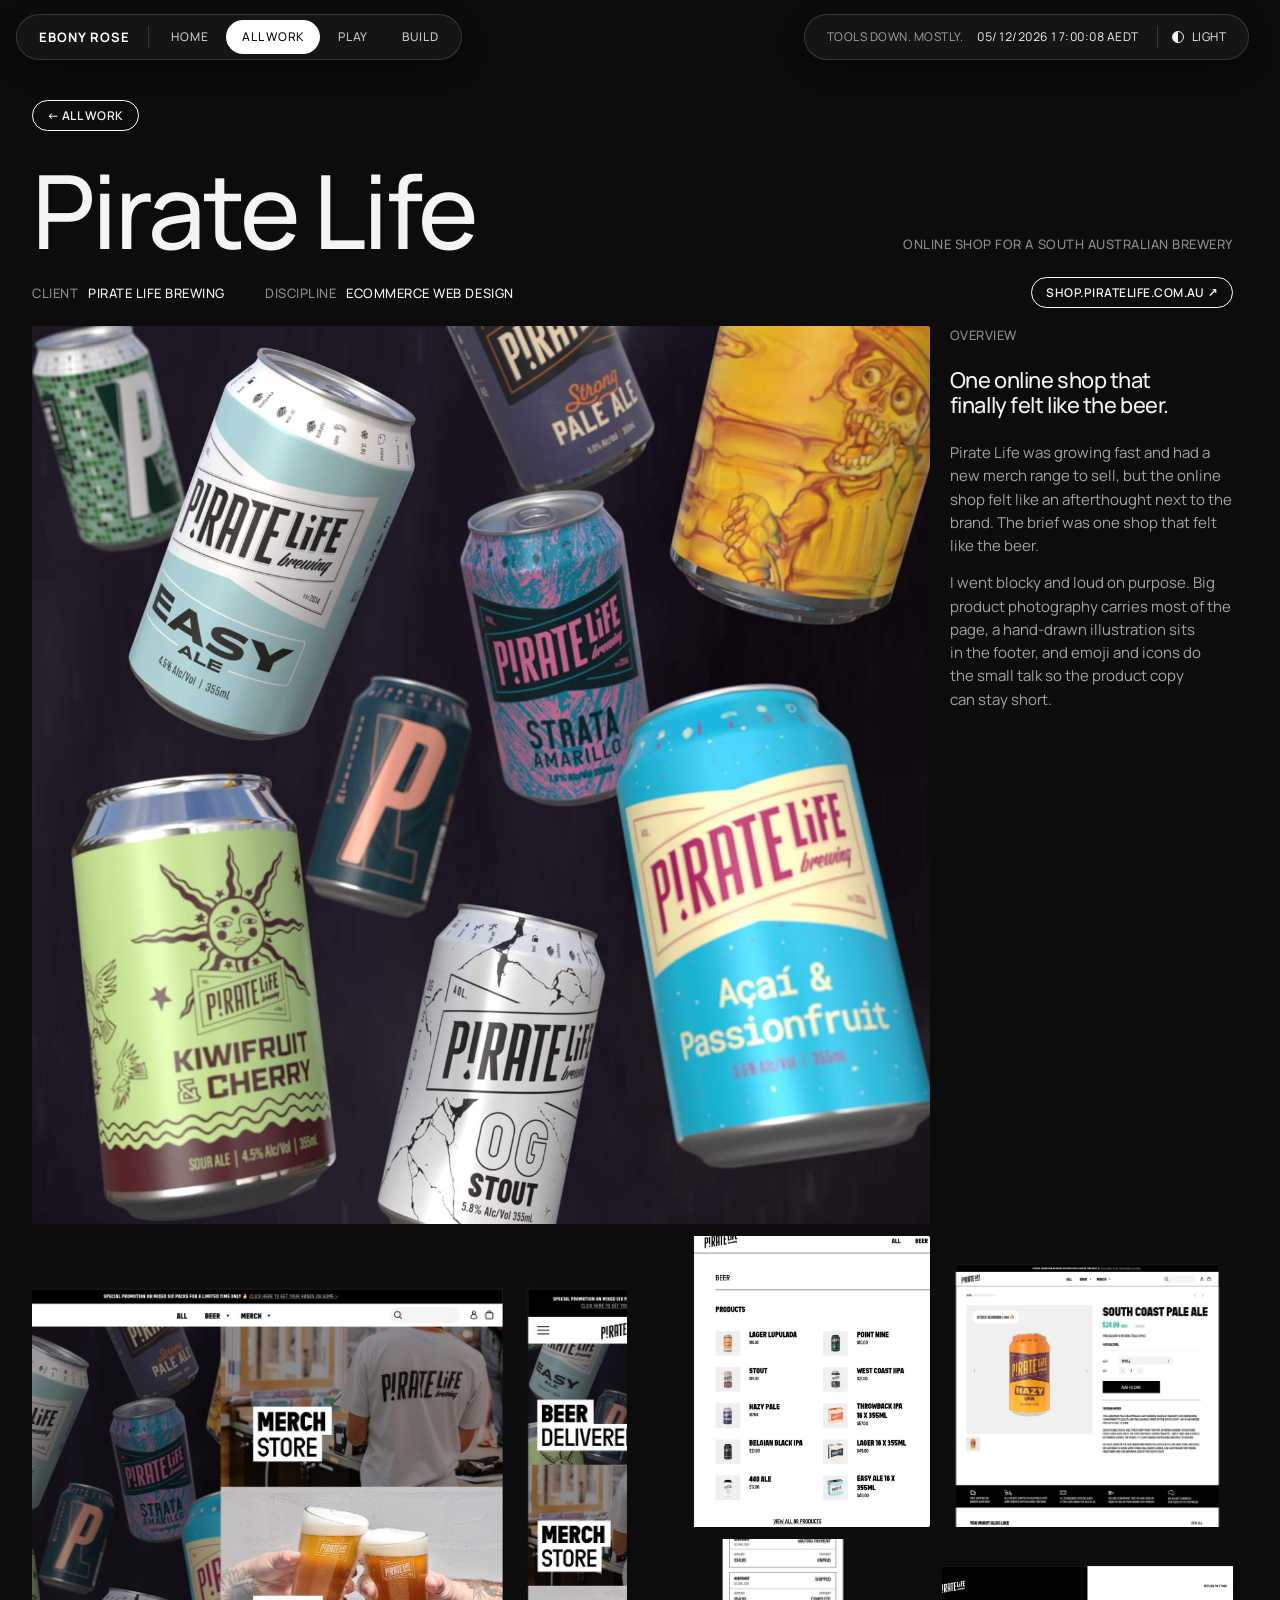
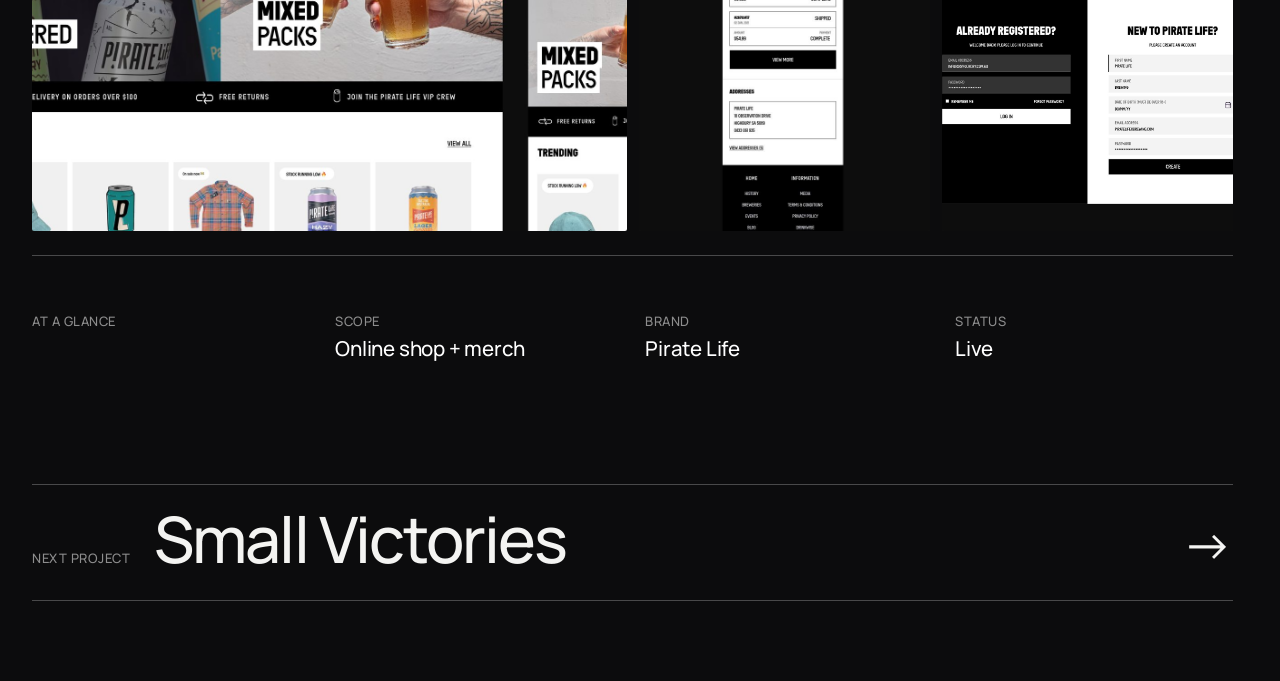
<file: share/pirate-life.html>
<!DOCTYPE html>
<html lang="en">
<head>
<meta charset="UTF-8">
<meta name="viewport" content="width=device-width, initial-scale=1.0">
<!-- Link-preview page for /pirate-life. It sends visitors straight on to the project page. -->
<title>Pirate Life Website — Ebony Rose</title>
<meta name="description" content="Ecommerce for a fast-growing craft brewery.">
<link rel="canonical" href="https://www.ebonyrose.xyz/pirate-life">
<meta property="og:type" content="website">
<meta property="og:site_name" content="Ebony Rose">
<meta property="og:title" content="Pirate Life Website — Ebony Rose">
<meta property="og:description" content="Ecommerce for a fast-growing craft brewery.">
<meta property="og:url" content="https://www.ebonyrose.xyz/pirate-life">
<meta property="og:image" content="https://www.ebonyrose.xyz/share/og/pirate-life.jpg">
<meta property="og:image:width" content="1200">
<meta property="og:image:height" content="630">
<meta name="twitter:card" content="summary_large_image">
<meta name="twitter:title" content="Pirate Life Website — Ebony Rose">
<meta name="twitter:description" content="Ecommerce for a fast-growing craft brewery.">
<meta name="twitter:image" content="https://www.ebonyrose.xyz/share/og/pirate-life.jpg">
<meta name="theme-color" content="#000000">
<style>html,body{background:#000;color:#fff;font-family:Helvetica,Arial,sans-serif;margin:0}a{color:#fff}p{padding:24px}</style>
<script>location.replace('/project.html?p=3');</script>
</head>
<body>
<noscript><p><a href="/project.html?p=3">Pirate Life Website</a></p></noscript>
</body>
</html>
</file>
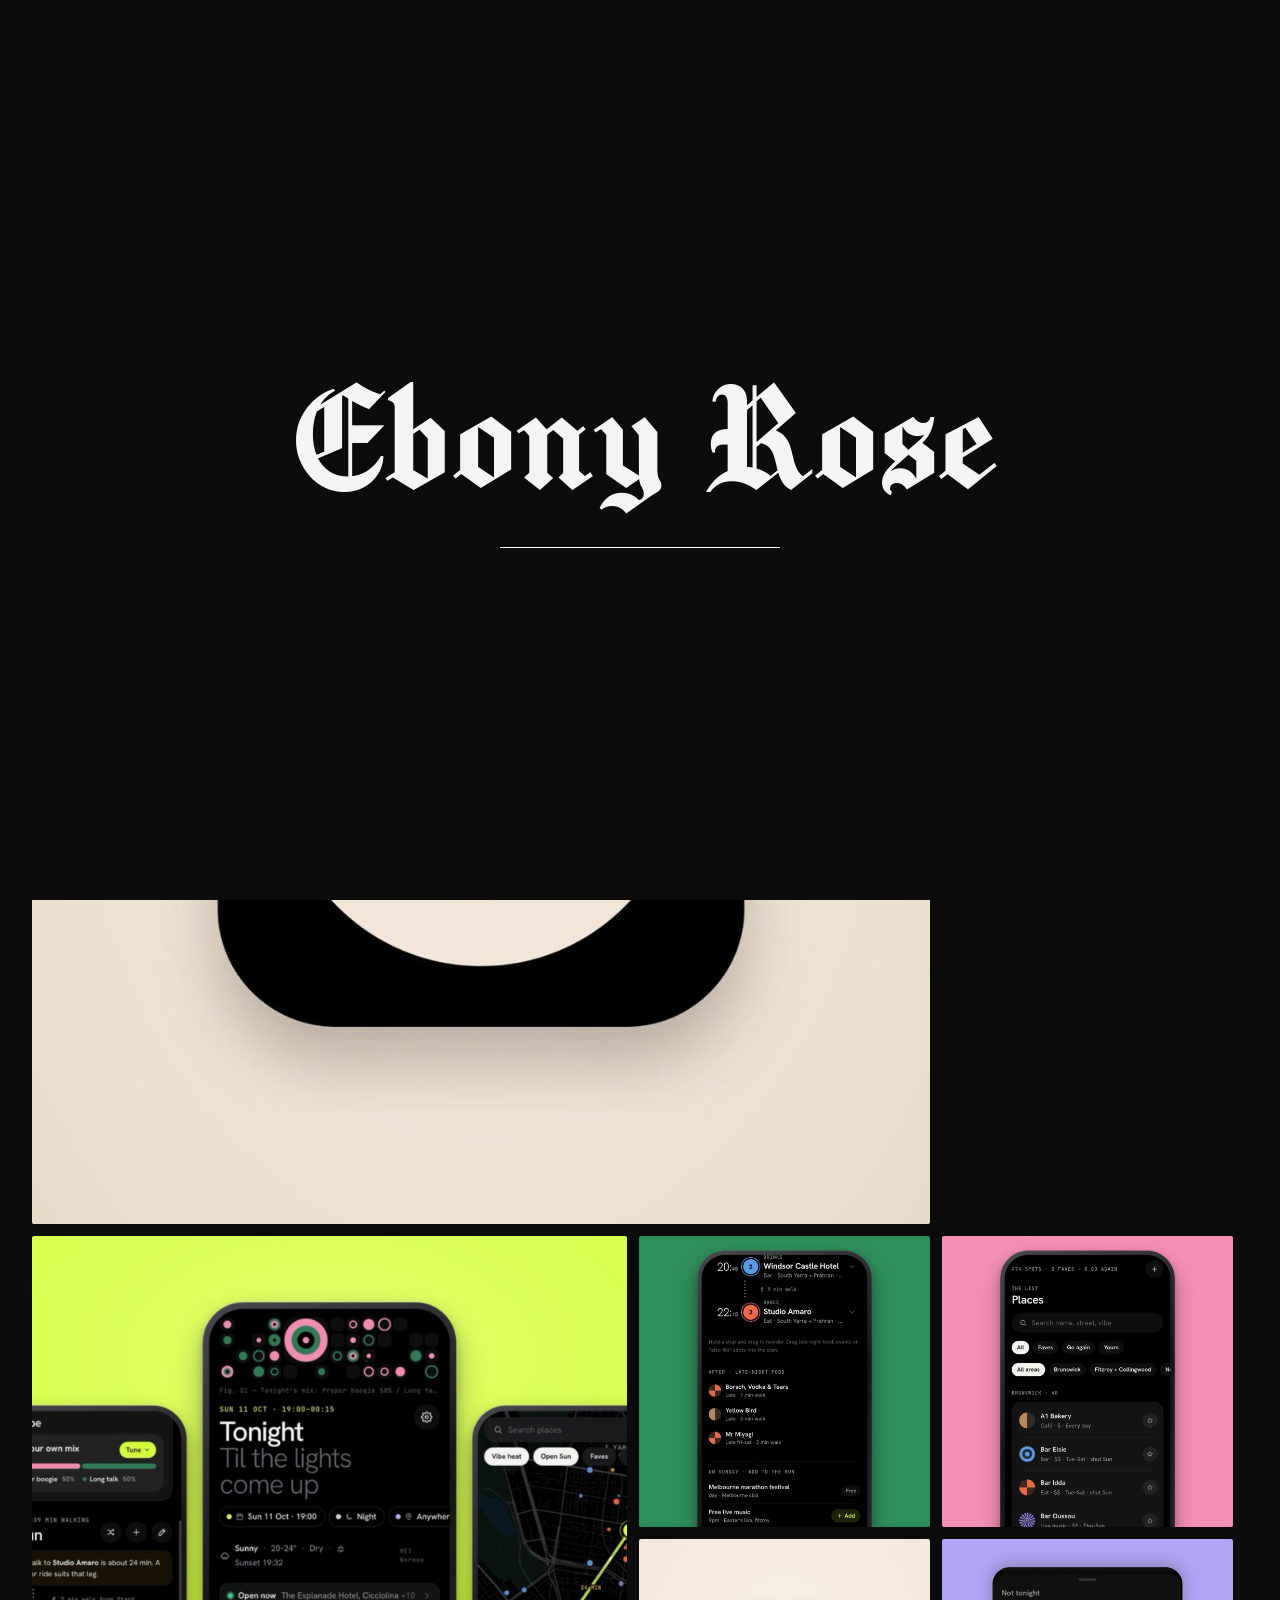
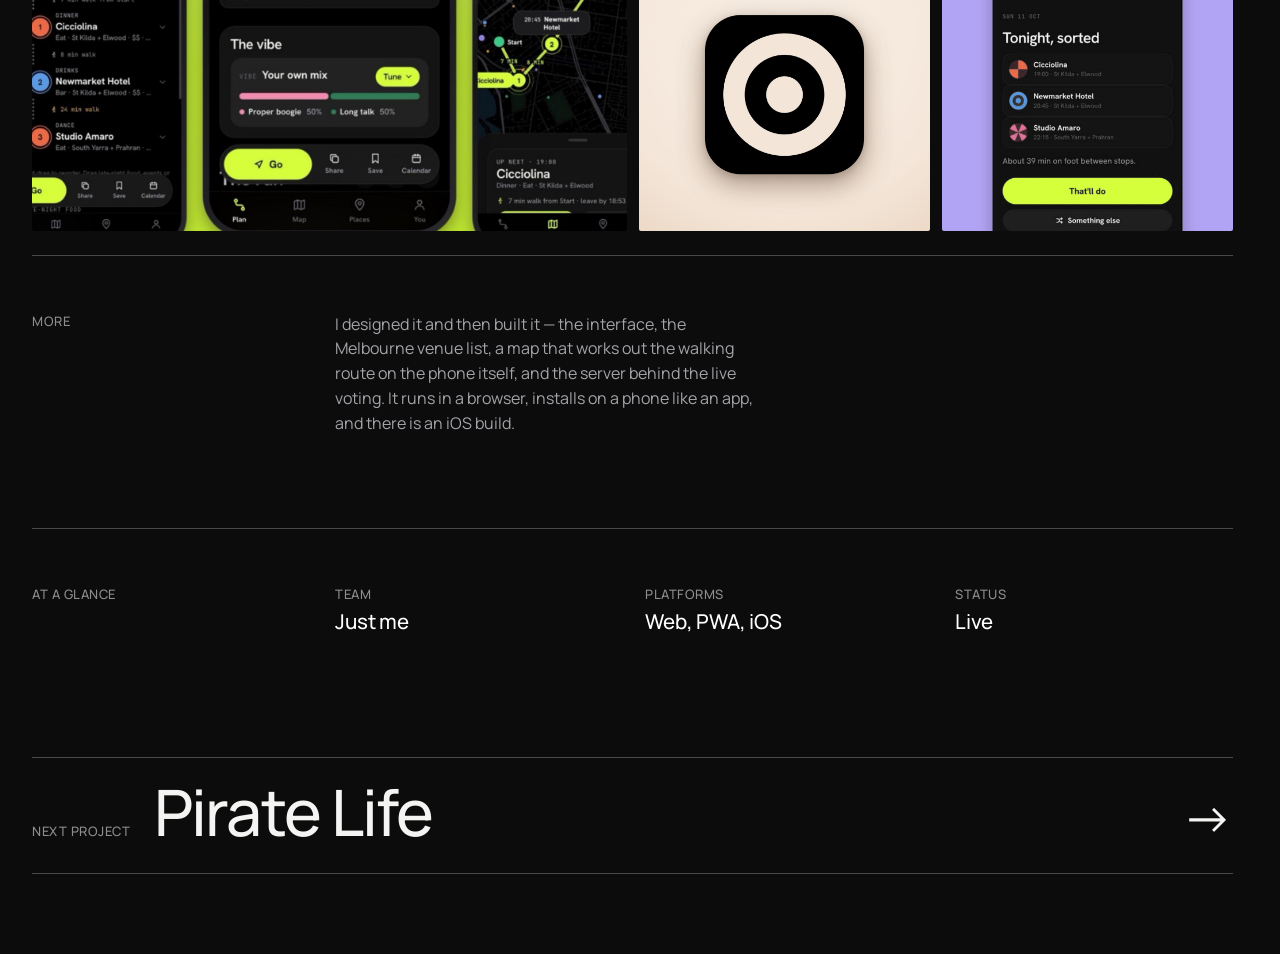
<file: share/rounds.html>
<!DOCTYPE html>
<html lang="en">
<head>
<meta charset="UTF-8">
<meta name="viewport" content="width=device-width, initial-scale=1.0">
<!-- Link-preview page for /rounds. It sends visitors straight on to the project page. -->
<title>Rounds — Ebony Rose</title>
<meta name="description" content="Designed and built an app end to end. Live on web and iOS.">
<link rel="canonical" href="https://www.ebonyrose.xyz/rounds">
<meta property="og:type" content="website">
<meta property="og:site_name" content="Ebony Rose">
<meta property="og:title" content="Rounds — Ebony Rose">
<meta property="og:description" content="Designed and built an app end to end. Live on web and iOS.">
<meta property="og:url" content="https://www.ebonyrose.xyz/rounds">
<meta property="og:image" content="https://www.ebonyrose.xyz/share/og/rounds.jpg">
<meta property="og:image:width" content="1200">
<meta property="og:image:height" content="630">
<meta name="twitter:card" content="summary_large_image">
<meta name="twitter:title" content="Rounds — Ebony Rose">
<meta name="twitter:description" content="Designed and built an app end to end. Live on web and iOS.">
<meta name="twitter:image" content="https://www.ebonyrose.xyz/share/og/rounds.jpg">
<meta name="theme-color" content="#000000">
<style>html,body{background:#000;color:#fff;font-family:Helvetica,Arial,sans-serif;margin:0}a{color:#fff}p{padding:24px}</style>
<script>location.replace('/project.html?p=2');</script>
</head>
<body>
<noscript><p><a href="/project.html?p=2">Rounds</a></p></noscript>
</body>
</html>
</file>
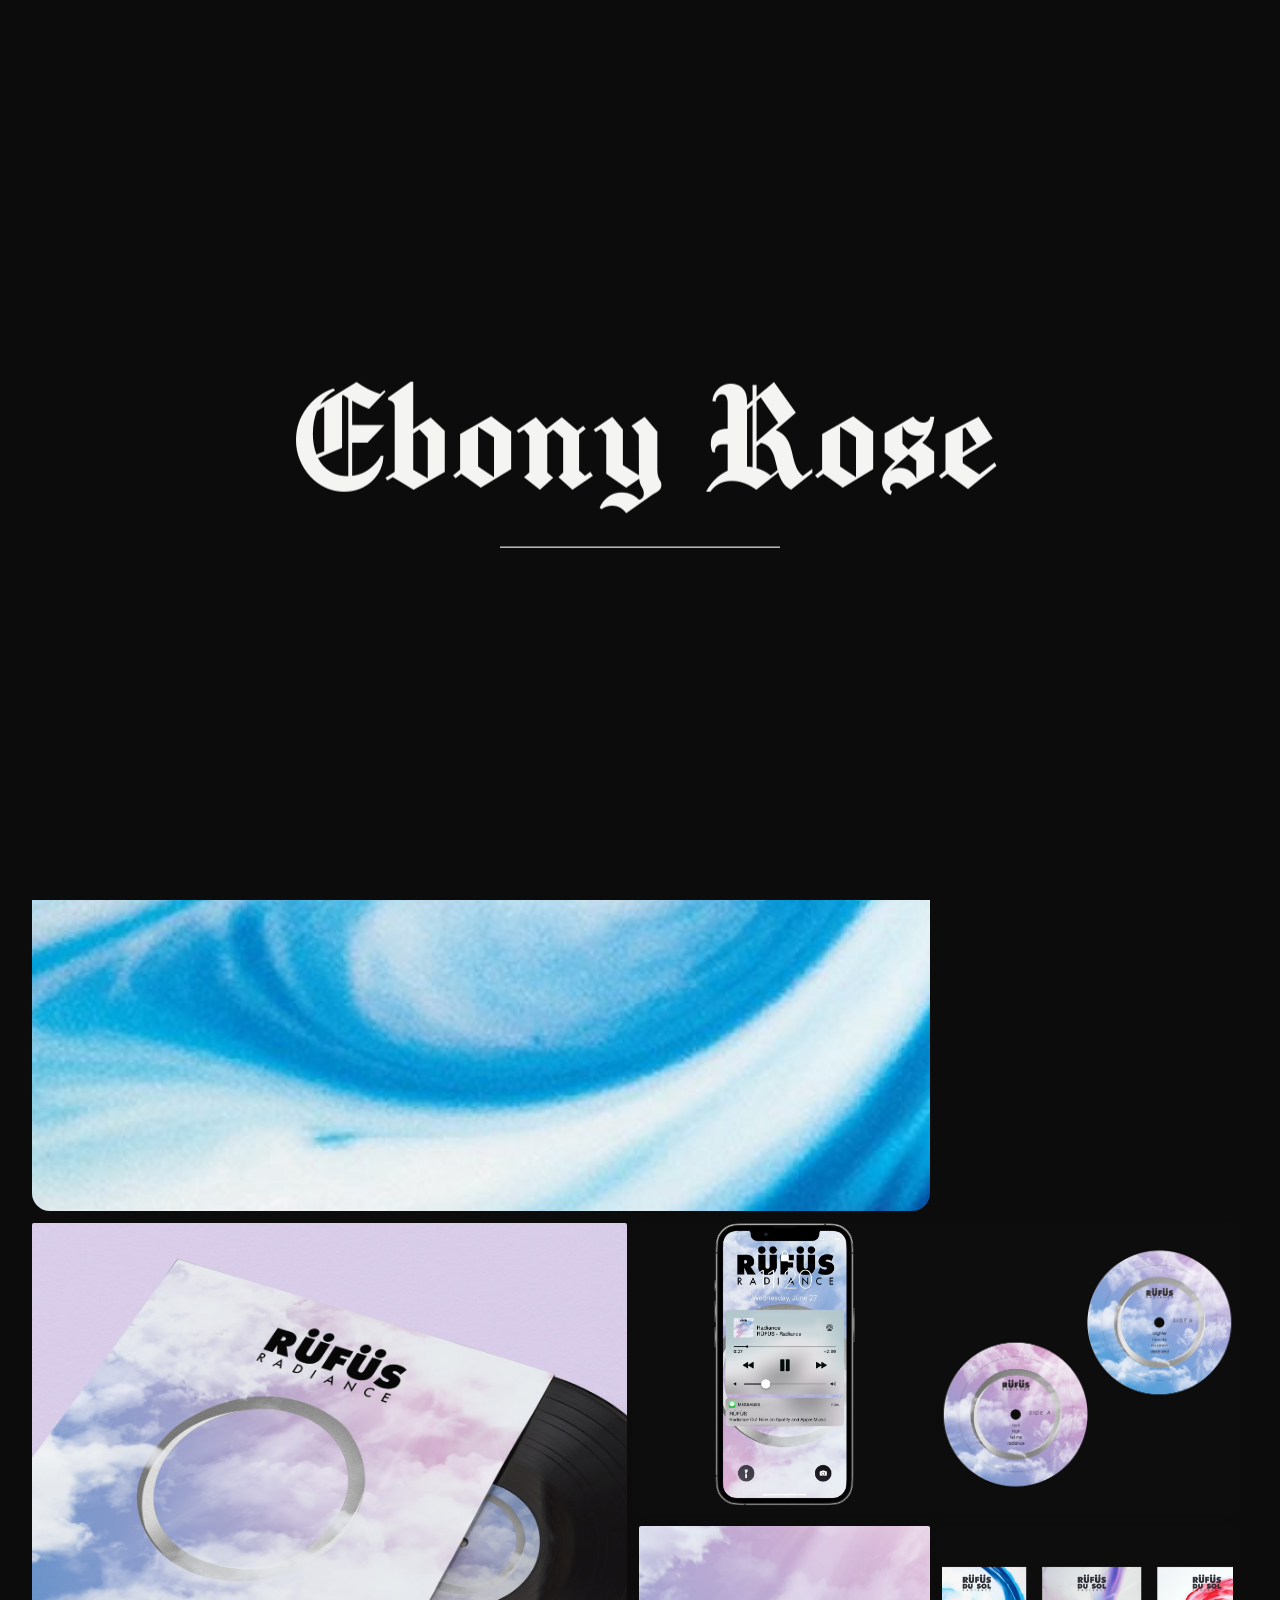
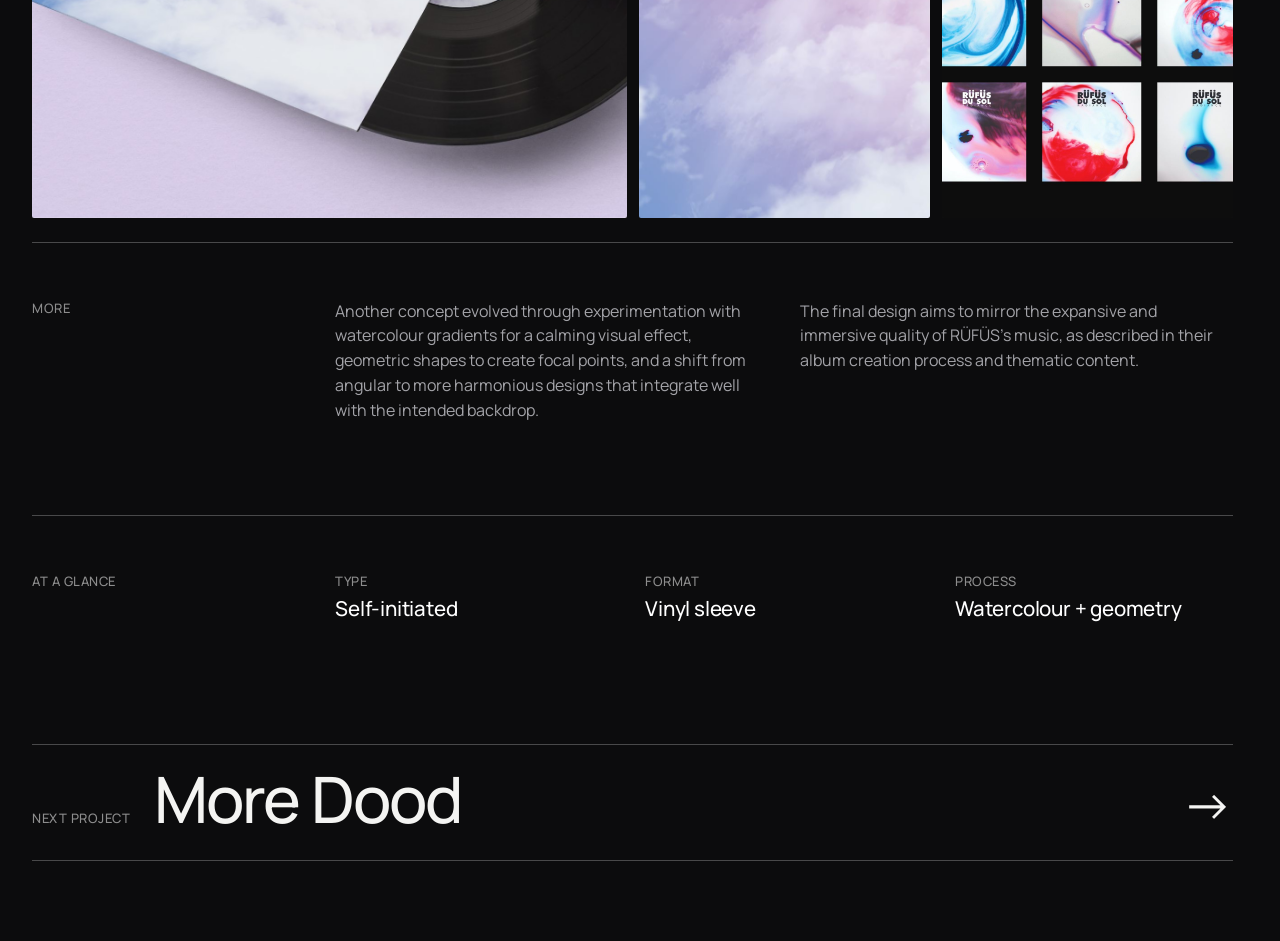
<file: share/rufus.html>
<!DOCTYPE html>
<html lang="en">
<head>
<meta charset="UTF-8">
<meta name="viewport" content="width=device-width, initial-scale=1.0">
<!-- Link-preview page for /rufus. It sends visitors straight on to the project page. -->
<title>Rufus Du Sol Album Cover — Ebony Rose</title>
<meta name="description" content="Unsolicited vinyl art for an album called Radiance.">
<link rel="canonical" href="https://www.ebonyrose.xyz/rufus">
<meta property="og:type" content="website">
<meta property="og:site_name" content="Ebony Rose">
<meta property="og:title" content="Rufus Du Sol Album Cover — Ebony Rose">
<meta property="og:description" content="Unsolicited vinyl art for an album called Radiance.">
<meta property="og:url" content="https://www.ebonyrose.xyz/rufus">
<meta property="og:image" content="https://www.ebonyrose.xyz/share/og/rufus.jpg">
<meta property="og:image:width" content="1200">
<meta property="og:image:height" content="630">
<meta name="twitter:card" content="summary_large_image">
<meta name="twitter:title" content="Rufus Du Sol Album Cover — Ebony Rose">
<meta name="twitter:description" content="Unsolicited vinyl art for an album called Radiance.">
<meta name="twitter:image" content="https://www.ebonyrose.xyz/share/og/rufus.jpg">
<meta name="theme-color" content="#000000">
<style>html,body{background:#000;color:#fff;font-family:Helvetica,Arial,sans-serif;margin:0}a{color:#fff}p{padding:24px}</style>
<script>location.replace('/project.html?p=8');</script>
</head>
<body>
<noscript><p><a href="/project.html?p=8">Rufus Du Sol Album Cover</a></p></noscript>
</body>
</html>
</file>
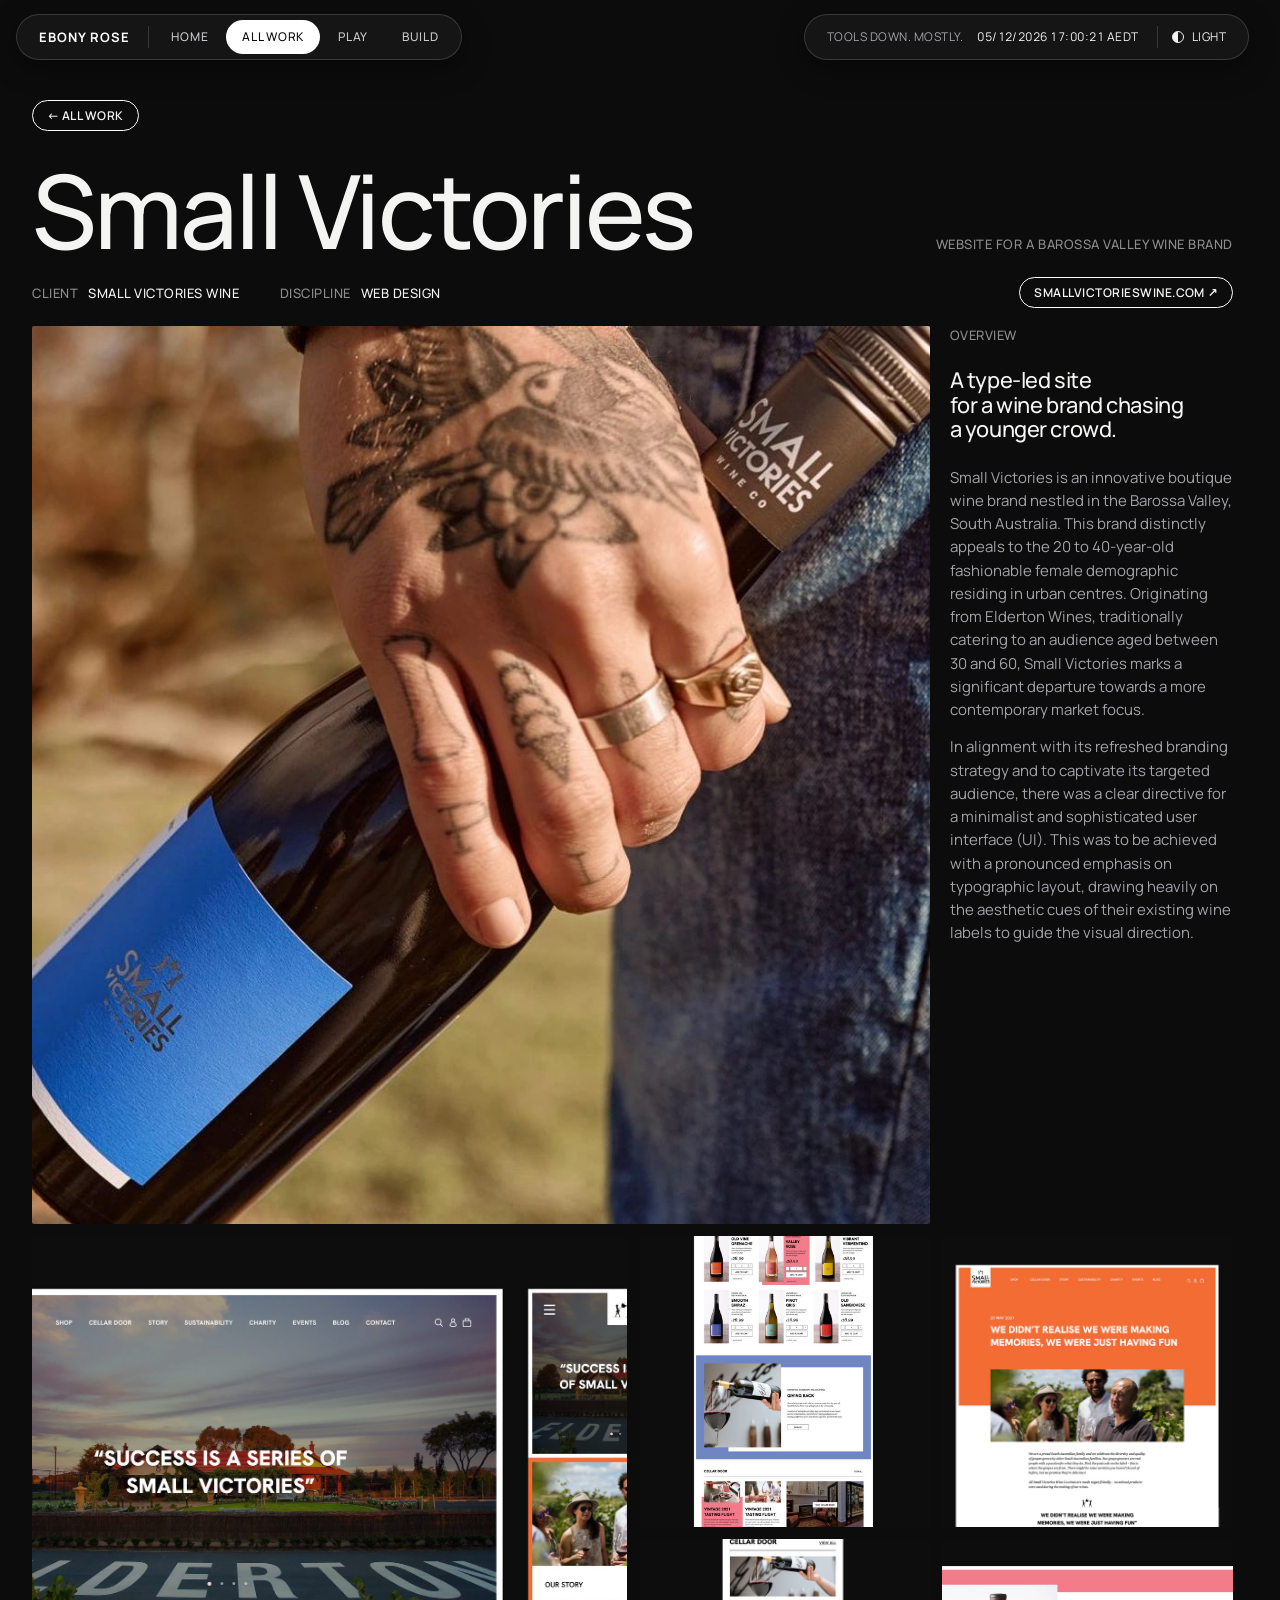
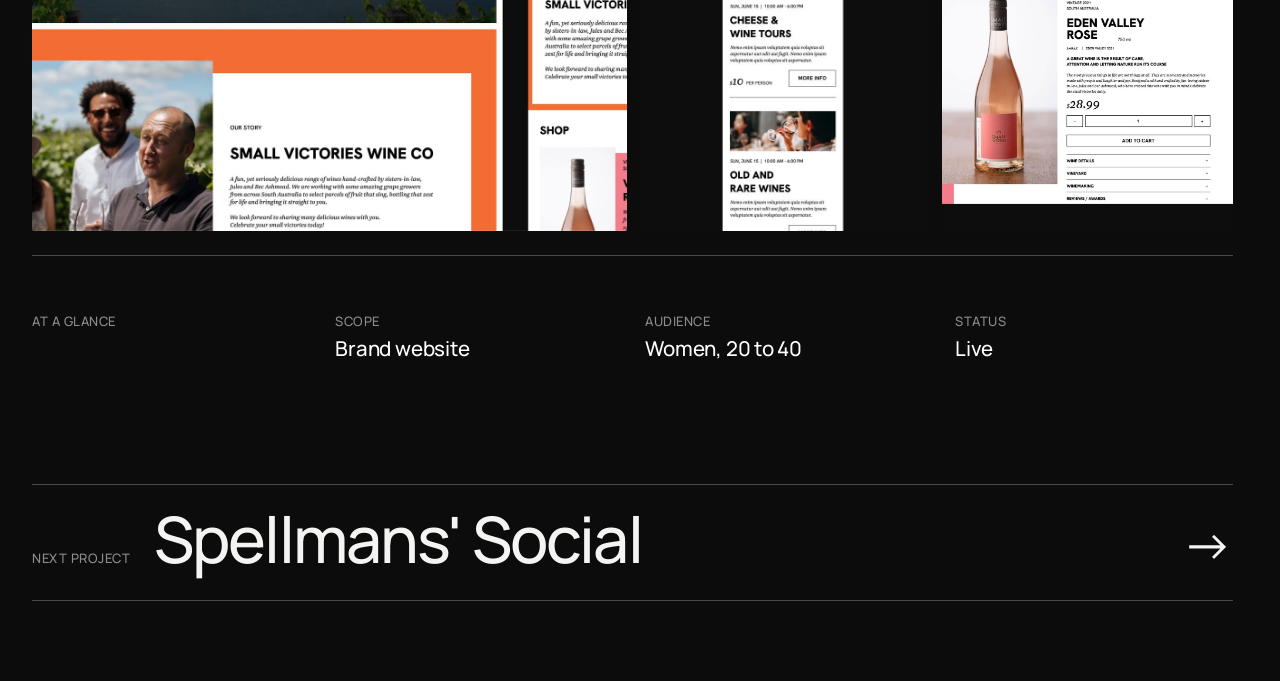
<file: share/small-victories.html>
<!DOCTYPE html>
<html lang="en">
<head>
<meta charset="UTF-8">
<meta name="viewport" content="width=device-width, initial-scale=1.0">
<!-- Link-preview page for /small-victories. It sends visitors straight on to the project page. -->
<title>Small Victories Website — Ebony Rose</title>
<meta name="description" content="Type-led site for a wine brand chasing a younger crowd.">
<link rel="canonical" href="https://www.ebonyrose.xyz/small-victories">
<meta property="og:type" content="website">
<meta property="og:site_name" content="Ebony Rose">
<meta property="og:title" content="Small Victories Website — Ebony Rose">
<meta property="og:description" content="Type-led site for a wine brand chasing a younger crowd.">
<meta property="og:url" content="https://www.ebonyrose.xyz/small-victories">
<meta property="og:image" content="https://www.ebonyrose.xyz/share/og/small-victories.jpg">
<meta property="og:image:width" content="1200">
<meta property="og:image:height" content="630">
<meta name="twitter:card" content="summary_large_image">
<meta name="twitter:title" content="Small Victories Website — Ebony Rose">
<meta name="twitter:description" content="Type-led site for a wine brand chasing a younger crowd.">
<meta name="twitter:image" content="https://www.ebonyrose.xyz/share/og/small-victories.jpg">
<meta name="theme-color" content="#000000">
<style>html,body{background:#000;color:#fff;font-family:Helvetica,Arial,sans-serif;margin:0}a{color:#fff}p{padding:24px}</style>
<script>location.replace('/project.html?p=4');</script>
</head>
<body>
<noscript><p><a href="/project.html?p=4">Small Victories Website</a></p></noscript>
</body>
</html>
</file>
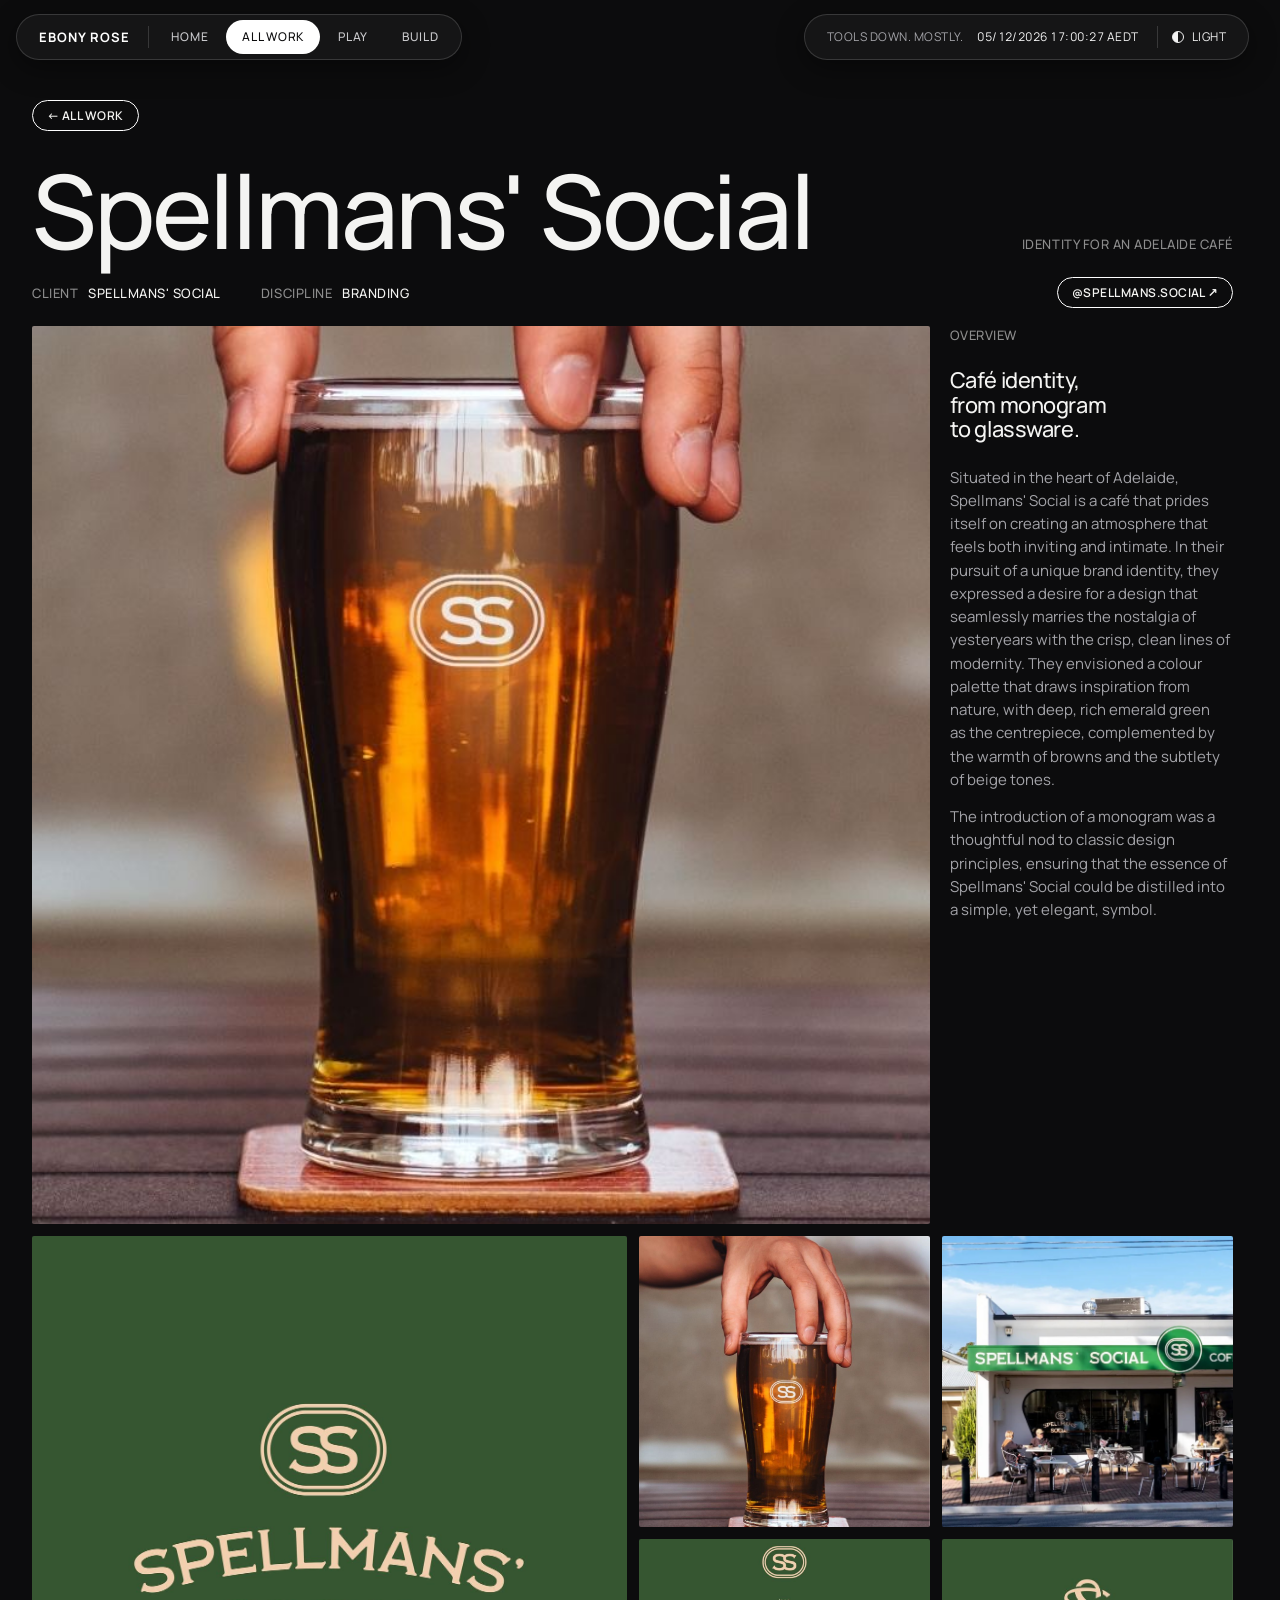
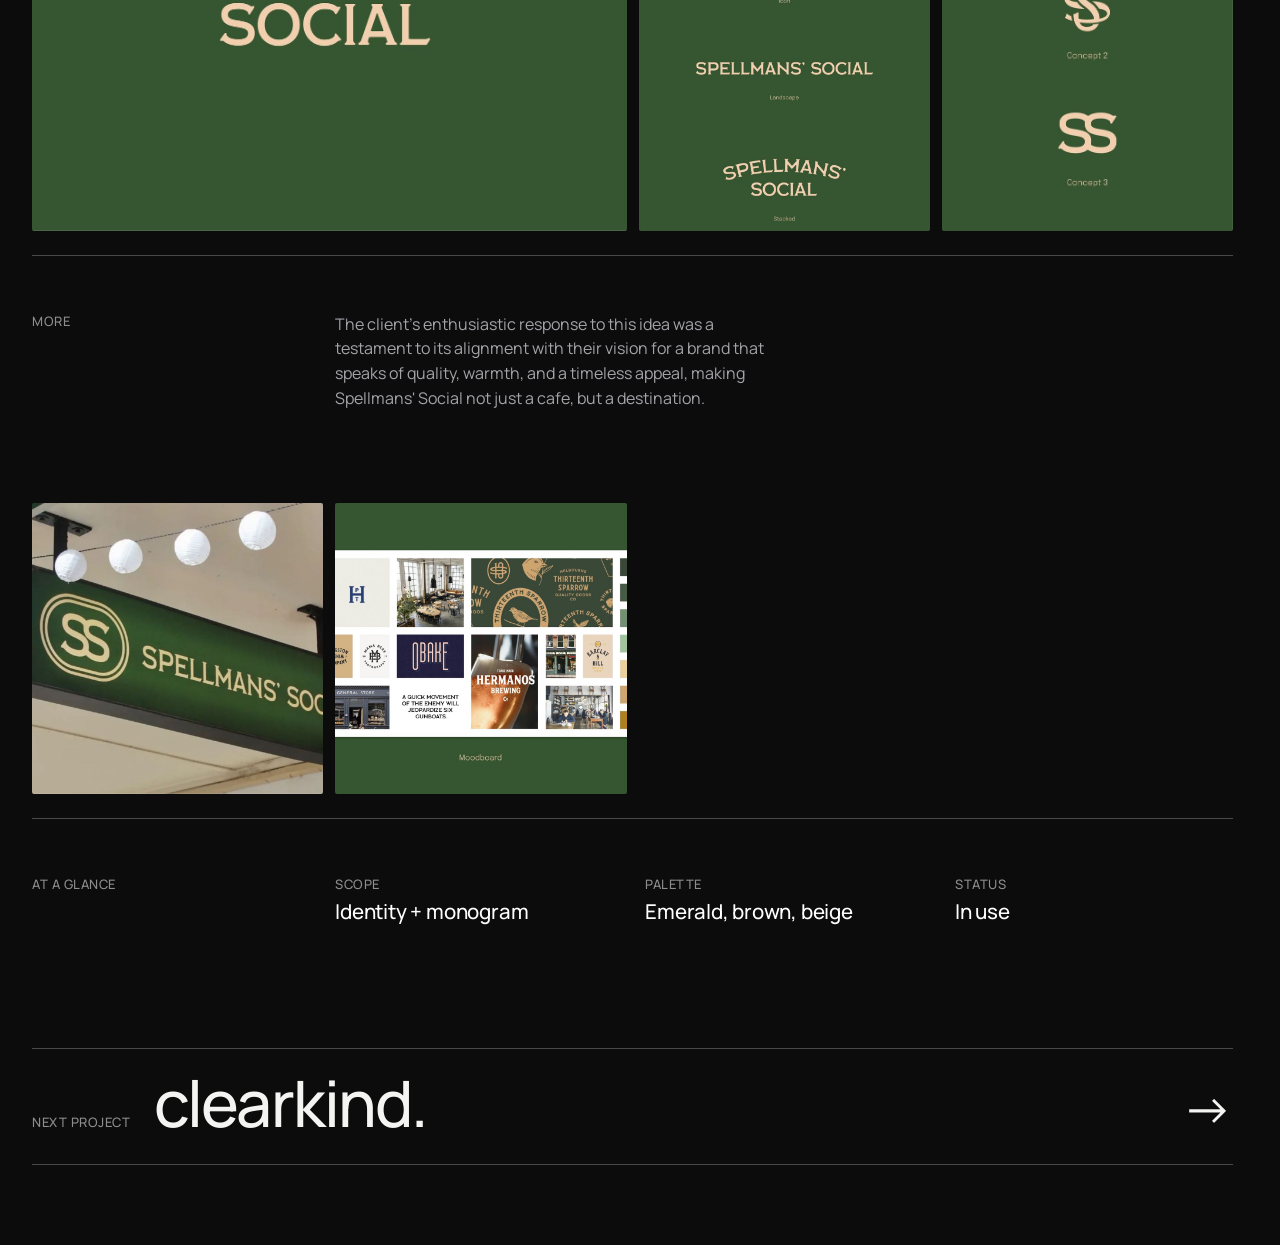
<file: share/spellmans.html>
<!DOCTYPE html>
<html lang="en">
<head>
<meta charset="UTF-8">
<meta name="viewport" content="width=device-width, initial-scale=1.0">
<!-- Link-preview page for /spellmans. It sends visitors straight on to the project page. -->
<title>Spellmans&#x27; Social — Ebony Rose</title>
<meta name="description" content="Café identity, from monogram to glassware.">
<link rel="canonical" href="https://www.ebonyrose.xyz/spellmans">
<meta property="og:type" content="website">
<meta property="og:site_name" content="Ebony Rose">
<meta property="og:title" content="Spellmans&#x27; Social — Ebony Rose">
<meta property="og:description" content="Café identity, from monogram to glassware.">
<meta property="og:url" content="https://www.ebonyrose.xyz/spellmans">
<meta property="og:image" content="https://www.ebonyrose.xyz/share/og/spellmans.jpg">
<meta property="og:image:width" content="1200">
<meta property="og:image:height" content="630">
<meta name="twitter:card" content="summary_large_image">
<meta name="twitter:title" content="Spellmans&#x27; Social — Ebony Rose">
<meta name="twitter:description" content="Café identity, from monogram to glassware.">
<meta name="twitter:image" content="https://www.ebonyrose.xyz/share/og/spellmans.jpg">
<meta name="theme-color" content="#000000">
<style>html,body{background:#000;color:#fff;font-family:Helvetica,Arial,sans-serif;margin:0}a{color:#fff}p{padding:24px}</style>
<script>location.replace('/project.html?p=5');</script>
</head>
<body>
<noscript><p><a href="/project.html?p=5">Spellmans&#x27; Social</a></p></noscript>
</body>
</html>
</file>
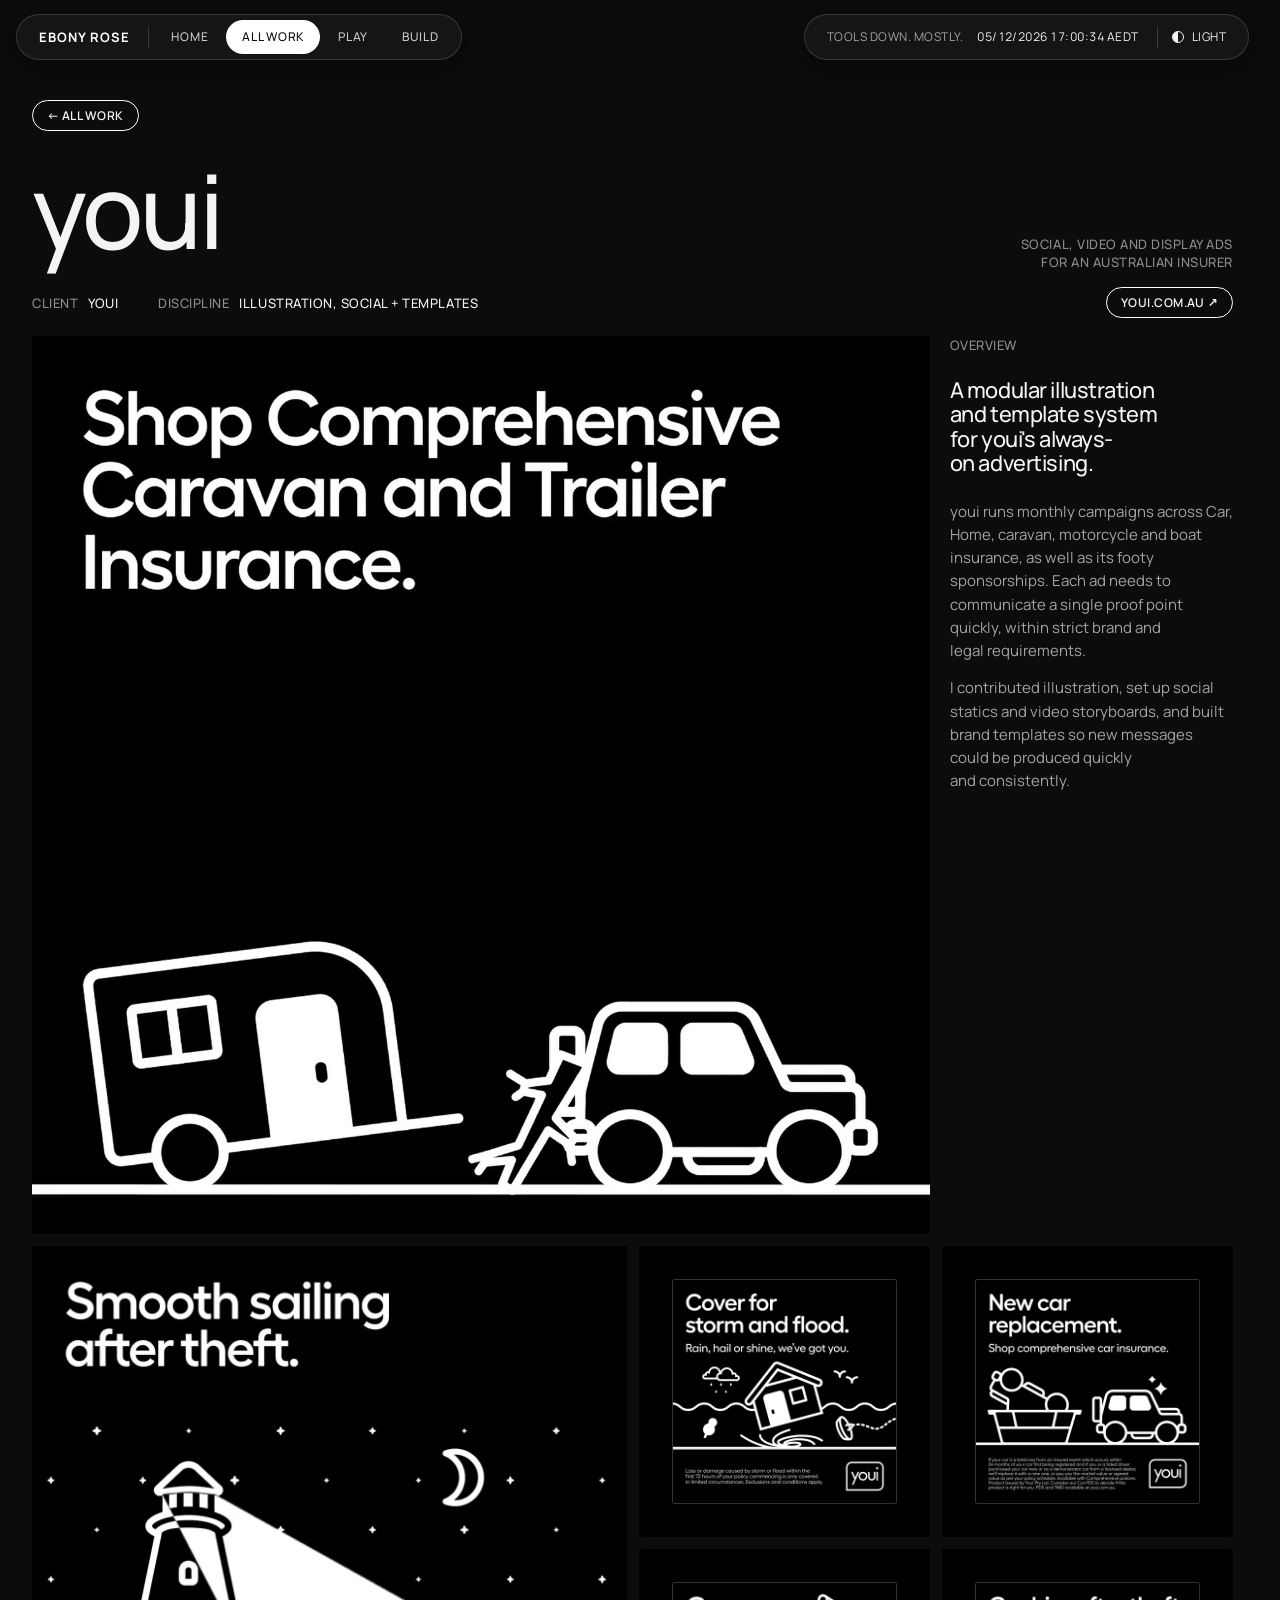
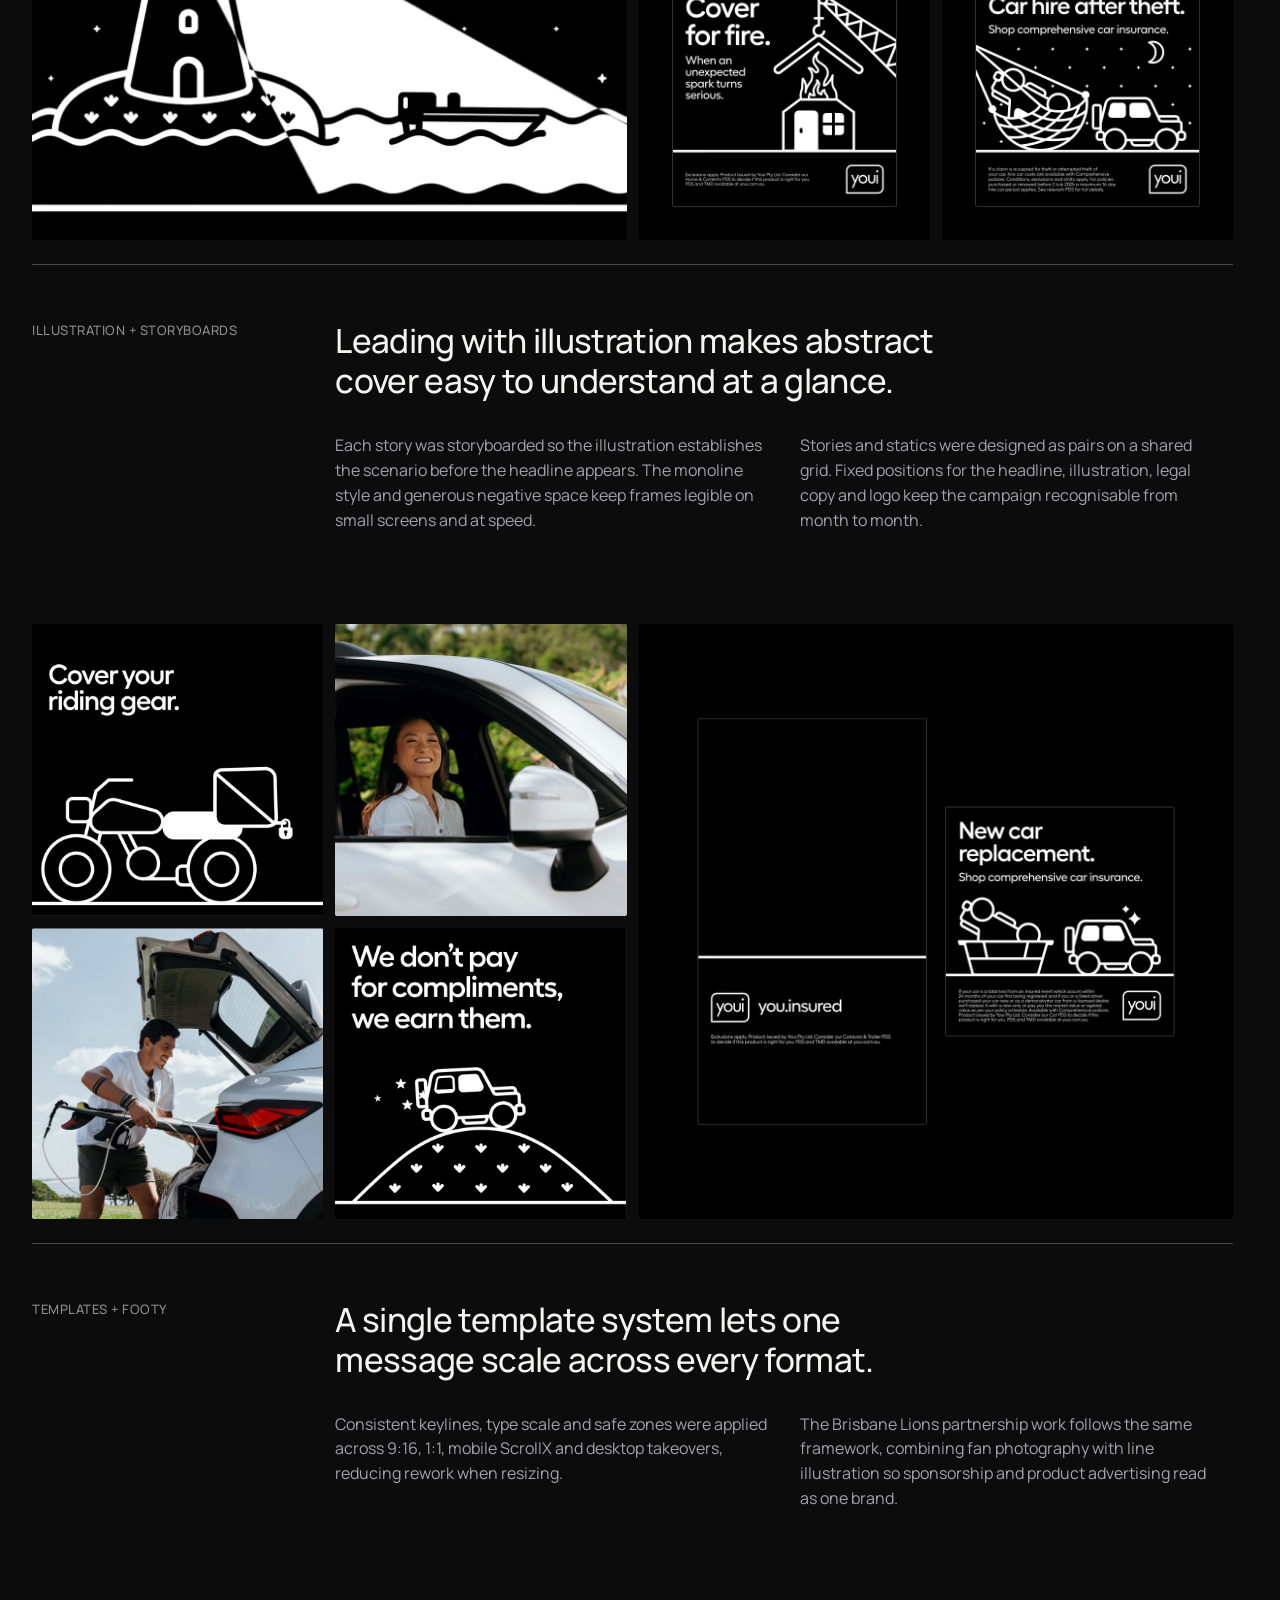
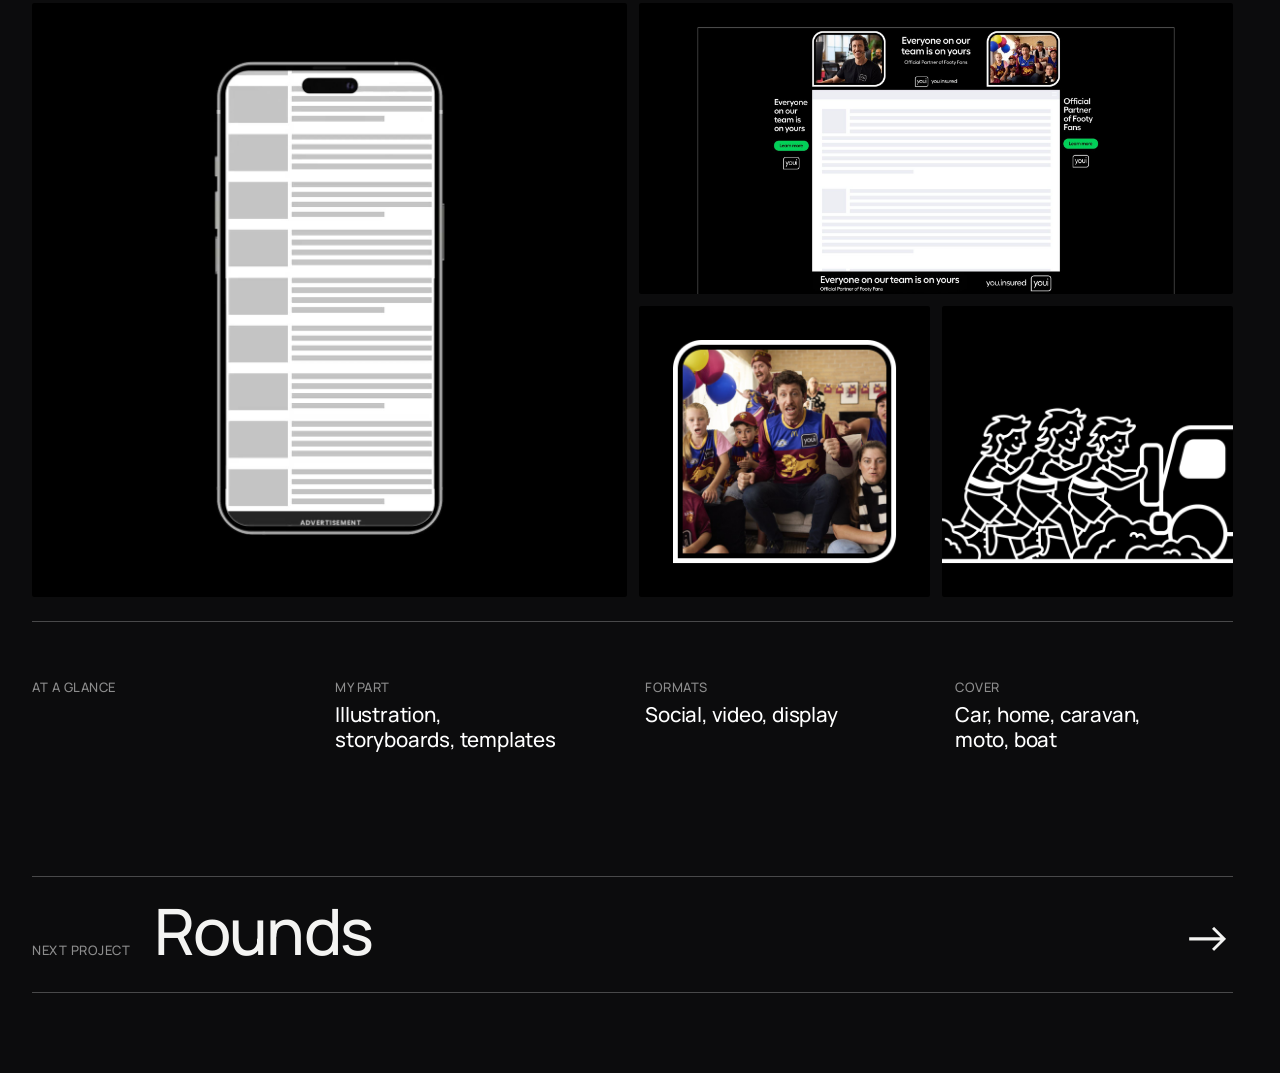
<file: share/youi.html>
<!DOCTYPE html>
<html lang="en">
<head>
<meta charset="UTF-8">
<meta name="viewport" content="width=device-width, initial-scale=1.0">
<!-- Link-preview page for /youi. It sends visitors straight on to the project page. -->
<title>youi — Ebony Rose</title>
<meta name="description" content="Illustration, storyboards and brand templates for youi insurance ads.">
<link rel="canonical" href="https://www.ebonyrose.xyz/youi">
<meta property="og:type" content="website">
<meta property="og:site_name" content="Ebony Rose">
<meta property="og:title" content="youi — Ebony Rose">
<meta property="og:description" content="Illustration, storyboards and brand templates for youi insurance ads.">
<meta property="og:url" content="https://www.ebonyrose.xyz/youi">
<meta property="og:image" content="https://www.ebonyrose.xyz/share/og/youi.jpg">
<meta property="og:image:width" content="1200">
<meta property="og:image:height" content="630">
<meta name="twitter:card" content="summary_large_image">
<meta name="twitter:title" content="youi — Ebony Rose">
<meta name="twitter:description" content="Illustration, storyboards and brand templates for youi insurance ads.">
<meta name="twitter:image" content="https://www.ebonyrose.xyz/share/og/youi.jpg">
<meta name="theme-color" content="#000000">
<style>html,body{background:#000;color:#fff;font-family:Helvetica,Arial,sans-serif;margin:0}a{color:#fff}p{padding:24px}</style>
<script>location.replace('/project.html?p=1');</script>
</head>
<body>
<noscript><p><a href="/project.html?p=1">Rounds</a></p></noscript>
</body>
</html>
</file>
<file: styles.css>
:root{color-scheme:dark;--bg:#0c0c0d;--ink:#f4f4f2;--mute:#8d8d8d;--chip:#ffffff1f;--pill:#2a2a2c;--card:#161617;--card2:#1d1d1f;--line:#2a2a2c;--sans:"Manrope",system-ui,sans-serif;--display:"Manufacturing Consent",system-ui,serif}
*{box-sizing:border-box;margin:0;padding:0}
body{min-height:100svh;display:flex;flex-direction:column;font-family:var(--sans);color:var(--ink);-webkit-font-smoothing:antialiased;background:var(--bg)}
a{color:inherit;text-decoration:none}
button{font:inherit;color:inherit;background:none;border:0;cursor:pointer}
ul{list-style:none}
.page{flex:1 0 0;padding:48px 32px 16px}
@media(max-width:480px){.page{padding-left:16px;padding-right:16px}}

/* nav */
.nav{display:flex;flex-direction:column;align-items:center;gap:10px;padding:16px 0 8px;overflow:clip}
.nav-wrapper{width:720px;max-width:100%;display:flex;flex-direction:column;gap:16px}
.nav--full .nav-wrapper{width:100%}
.ruler{height:24px;position:relative;overflow:hidden}
.ruler:before{content:"";position:absolute;inset:0 0 auto;height:8px;background:linear-gradient(90deg,#0000 0 6px,#5a5a5e 6px 7px,#0000 7px 13px) top/13px 8px repeat-x;
-webkit-mask-image:linear-gradient(90deg,#000 calc(50% - 1px),#0000 calc(50% - 1px) calc(50% + 1px),#000 calc(50% + 1px));mask-image:linear-gradient(90deg,#000 calc(50% - 1px),#0000 calc(50% - 1px) calc(50% + 1px),#000 calc(50% + 1px))}
.ruler:after{content:"";position:absolute;top:0;left:50%;width:1px;height:24px;background:var(--ink)}
.nav-viewport{position:relative;display:flex;align-items:center}
.nav-pill{position:absolute;top:50%;left:50%;height:32px;width:60px;border-radius:200px;background:var(--pill);transform:translate(-50%,-50%);transition:width .42s cubic-bezier(.22,.61,.36,1)}
.nav-scroller{position:relative;width:100%;overflow-x:auto;scrollbar-width:none;scroll-snap-type:x mandatory;overscroll-behavior-x:contain}
.nav-scroller::-webkit-scrollbar{display:none}
.nav-content{display:flex;align-items:center;gap:40px;width:max-content;padding-inline:50%}
.nav-item{flex:none;scroll-snap-align:center;display:flex;align-items:center;gap:6px}
.nav-link{display:grid;justify-items:center;color:var(--mute);font-size:14px;white-space:nowrap;transition:color .2s}
.nav-link:before{content:attr(data-label);visibility:hidden;height:0;overflow:hidden;font-size:16px;grid-area:1/1}
.nav-link>span{grid-area:1/1}
.nav-link.active{color:var(--ink);font-size:16px}
@media(hover:hover){.nav-link:hover{text-decoration:underline}}
.marker{width:16px;height:16px;border-radius:5px;background:#2a2a2c;color:#9a9a9a;font-size:11px;font-weight:600;display:flex;align-items:center;justify-content:center;transition:transform .16s}
.nav-item.active .marker{background:#3a3a3d;color:var(--ink);transform:scale(1.25)}
.chev{width:14px;height:14px;display:none}
.nav-item.active .chev{display:block}
a:focus-visible,button:focus-visible{outline:2px solid var(--ink);outline-offset:4px}

/* about */
.about-page{display:flex;flex-direction:column;justify-content:space-between}
.about-content{display:grid;grid-template-columns:repeat(4,minmax(0,1fr));gap:12px;align-items:start}
.about-page>.about-content>.ab-content:first-child{grid-column:span 2}
.about-content .about-description{max-width:68ch}
.about-content .flipped .about-description{max-width:none}
.ab-content{flex:1 0 0;display:flex;flex-direction:column;gap:8px}
.ab-content.flipped{text-align:right;align-items:flex-end}
.about-title{font-size:20px;font-weight:500;line-height:1.21}
.about-description{font-size:16px;line-height:1.4}
.about-description a{text-decoration:underline}
.about-footer{display:flex;flex-direction:column;margin-top:80px;gap:32px}
.social-links{display:flex;flex-wrap:wrap;gap:4px}
.social-link{background:var(--chip);border-radius:4px;padding:4px 8px;font-size:14px}
.big-logo{width:100%;overflow:hidden;white-space:nowrap;font-family:var(--display);line-height:1.05;text-align:center;font-size:12vw}
@media(min-width:801px){.about-page{justify-content:flex-start}.about-footer{flex:1;justify-content:flex-end;margin-top:60px}}
@media(min-width:481px) and (max-width:800px){.about-content{display:grid;grid-template-columns:1fr 1fr}}
@media(max-width:480px){.about-content{display:grid;grid-template-columns:1fr}.about-page>.about-content>.ab-content:first-child{grid-column:auto}.ab-content.flipped{text-align:left;align-items:flex-start}}

/* design */
.works-page{flex:1;padding:0 32px 48px}
.filter-nav{margin-bottom:32px}
.filter-nav .nav-content{gap:48px}
.filter-all{display:flex;align-items:center;gap:6px;background:var(--chip);border-radius:200px;padding:6px 10px;font-size:16px}
.grid{display:grid;grid-template-columns:repeat(4,1fr);grid-auto-flow:dense;gap:12px}
.tile{aspect-ratio:1;border-radius:2px;position:relative;overflow:hidden;display:block;box-shadow:inset 0 0 0 1px #ffffff17}
.tile .tags{position:absolute;left:12px;bottom:12px;display:flex;gap:4px}
.tags b{width:24px;height:24px;border-radius:8px;background:#ffffff40;backdrop-filter:blur(6px);display:flex;align-items:center;justify-content:center;font-size:13px;font-weight:600;color:#fff}
.tile.light .tags b{color:#000;background:#0000000f}
.tile.big{grid-column:span 2;grid-row:span 2}
.tile .cap{position:absolute;top:0;left:0;right:0;padding:14px 16px;font-weight:600;font-size:13px;letter-spacing:.02em;text-transform:uppercase;line-height:1.2;color:#fff}
.tile.light .cap{color:#000}
@media(max-width:1000px){.grid{grid-template-columns:repeat(3,1fr)}}
@media(max-width:700px){.grid{grid-template-columns:repeat(2,1fr);gap:8px}.works-page{padding:0 16px 32px}}

/* articles */
.articles-page{padding:32px 0 64px;overflow:hidden}
.art-controls{display:flex;justify-content:flex-end;gap:8px;padding:0 32px 16px}
.art-controls button{width:32px;height:32px;border-radius:50%;background:var(--chip)}
.art-track{display:flex;gap:48px;padding:0 32px;overflow-x:auto;scroll-snap-type:x mandatory;scrollbar-width:none}
.art-track::-webkit-scrollbar{display:none}
.article{flex:0 0 min(640px,86vw);scroll-snap-align:start;background:var(--card);border-radius:16px;box-shadow:0 8px 40px #00000066,0 0 0 1px #ffffff12;padding:48px;display:flex;flex-direction:column;gap:20px}
.article time{font-size:12px;letter-spacing:.06em;text-transform:uppercase;color:var(--mute)}
.article h2{font-size:clamp(32px,5vw,52px);font-weight:500;line-height:1.05;letter-spacing:-.02em}
.article p{font-size:15px;line-height:1.55}
.article blockquote{border-left:2px solid #3a3a3d;padding-left:16px;color:#b5b5b5;font-size:15px;line-height:1.5}
.article .figure{aspect-ratio:4/3;border-radius:16px;background:#2a2a2d}
.article:not(:first-child){opacity:.45}
@media(max-width:600px){.article{padding:24px}.art-track{gap:16px;padding:0 16px}.art-controls{padding:0 16px 16px}}

/* engineering */
.eng-page{display:grid;grid-template-columns:240px 1fr;gap:32px;align-items:start}
.eng-list{display:flex;flex-direction:column;gap:32px;padding-top:56px}
.eng-list button{text-align:left;color:#6f6f73;display:block}
.eng-list button.active{color:var(--ink)}
.eng-list strong{display:block;font-weight:500;font-size:16px}
.eng-list span{display:block;font-size:14px;line-height:1.4;margin-top:4px}
.eng-preview{border-radius:20px;box-shadow:0 0 0 1px #ffffff14;min-height:560px;overflow:hidden;background:var(--card)}
.eng-bar{height:96px;border-bottom:1px solid var(--line);background:var(--card2);display:flex;align-items:center;justify-content:center;gap:12px;font-weight:700;letter-spacing:.04em}
.eng-body{max-width:640px;margin:32px auto;padding:0 16px;display:flex;flex-direction:column;gap:20px}
.eng-banner{height:122px;border-radius:24px;background:#440a35;color:#fff;padding:24px;font-size:20px;font-weight:500}
.eng-input{height:364px;border-radius:24px;background:#232326;padding:20px 16px;color:#5a5a5e;font-size:40px;font-weight:600;line-height:1.1;letter-spacing:-.02em}
@media(max-width:800px){.eng-page{grid-template-columns:1fr}.eng-list{padding-top:0;flex-direction:row;overflow-x:auto;gap:24px}.eng-list button{flex:none;width:200px}}

/* micro interactions */
[hidden]{display:none!important}
.about-description a{text-decoration:none;background:linear-gradient(currentColor,currentColor) 0 100%/0 1px no-repeat;transition:background-size .3s cubic-bezier(.22,.61,.36,1);padding-bottom:1px;-webkit-box-decoration-break:clone;box-decoration-break:clone}
@media(hover:hover){.about-description a:hover{background-size:100% 1px}}
@keyframes redraw{0%{background-position:100% 100%;background-size:100% 1px}49%{background-position:100% 100%;background-size:0 1px}50%{background-position:0 100%;background-size:0 1px}100%{background-position:0 100%;background-size:100% 1px}}
.nav-scroller{cursor:grab}
.nav-scroller.dragging{cursor:grabbing;scroll-snap-type:none;user-select:none}
.tile{transition:transform .35s cubic-bezier(.22,.61,.36,1),box-shadow .35s}
.tile .cap{transition:opacity .3s,transform .35s cubic-bezier(.22,.61,.36,1)}
@media(hover:hover){
 .tile:hover,.tile:focus-visible{transform:scale(1.015);box-shadow:0 16px 36px #000000b3,inset 0 0 0 1px #ffffff17}
 .tile .tags{opacity:0;transition:opacity .3s}
 .tile:hover .tags,.tile:focus-visible .tags{opacity:1}
}
.about-footer{position:relative}
.trail{position:absolute;inset:0;pointer-events:none;overflow:hidden;z-index:2}
.trail svg{position:absolute;width:var(--trail-size,48px);height:var(--trail-size,48px);margin:calc(var(--trail-size,48px)/-2) 0 0 calc(var(--trail-size,48px)/-2)}
.page-leave{opacity:0;transition:opacity .2s}
@media(prefers-reduced-motion:reduce){.nav-pill,.tile,.tile .cap{transition-duration:.01ms}.about-description a:hover{animation:none}}
.art-track{scroll-padding-inline:32px}@media(max-width:600px){.art-track{scroll-padding-inline:16px}}

.tile.big .cap{font-size:15px;padding:18px 20px}

/* top strip: one row, same 4-column grid and gutters as the page */
.topbar{display:grid;grid-template-columns:repeat(4,minmax(0,1fr));gap:12px;align-items:center;padding:9px 32px;background:var(--bg);color:#fff;border-bottom:1px solid #fff;font-size:13px;line-height:1.3}
.topbar p,.topbar-time{white-space:nowrap;overflow:hidden;text-overflow:ellipsis;margin:0}
.topbar a{text-decoration:none;text-underline-offset:2px}
@media(hover:hover){.topbar a:hover{text-decoration:underline}}
.topbar a:focus-visible{text-decoration:underline}
.topbar-time{grid-column:4;text-align:right;font-variant-numeric:tabular-nums}
@media(max-width:1000px){.topbar{grid-template-columns:1fr auto}.tb-contact{display:none}.topbar-time{grid-column:auto}}
@media(max-width:560px){.topbar{grid-template-columns:1fr;padding:9px 16px}.topbar-time{display:none}}

/* sticky pill menu */
.pillnav{position:sticky;top:calc(env(safe-area-inset-top,0px) + 12px);z-index:50;display:flex;justify-content:center;padding:16px 16px 0;pointer-events:none}
.pill{pointer-events:auto;position:relative;display:flex;gap:2px;padding:5px;background:#000;border:1px solid #fff;border-radius:999px}
.pill a{position:relative;z-index:1;padding:8px 20px;border-radius:999px;font-size:14px;font-weight:500;line-height:1.2;white-space:nowrap;color:#8d8d8d;transition:color .25s}
.pill a.lit{color:#fff}
.pill a.active{font-weight:700}
.pill-hi{position:absolute;top:5px;bottom:5px;left:0;width:0;border:1px solid #fff;border-radius:999px;pointer-events:none;transition:transform .35s cubic-bezier(.22,.61,.36,1),width .35s cubic-bezier(.22,.61,.36,1)}
.page,.works-page{scroll-margin-top:80px}
@media(max-width:520px){.pill a{padding:8px 12px;font-size:13px}}
@media(prefers-reduced-motion:reduce){.pill-hi,.pill a{transition-duration:.01ms}}

/* custom cursor: small outlined circle, shrinks and fills over links and buttons */
html.has-cursor,html.has-cursor *{cursor:none!important}
.cursor{position:fixed;left:0;top:0;width:18px;height:18px;margin:-9px 0 0 -9px;border:1.5px solid #fff;border-radius:50%;background:transparent;pointer-events:none;z-index:9999;mix-blend-mode:difference;opacity:0;transition:width .2s cubic-bezier(.22,.61,.36,1),height .2s cubic-bezier(.22,.61,.36,1),margin .2s cubic-bezier(.22,.61,.36,1),background-color .2s,opacity .2s}
.cursor.on{opacity:1}
.cursor.link{width:12px;height:12px;margin:-6px 0 0 -6px;background:#fff}
@media(prefers-reduced-motion:reduce){.cursor{transition-duration:.01ms}}

/* about: lead statement and index row */
.about-lead{padding:64px 0 0;font-size:clamp(24px,3.4vw,48px);font-weight:500;line-height:1.12;letter-spacing:-.02em;max-width:26em}
.about-index{padding:48px 0 0}
.about-index .about-content{padding:0}
@media(max-width:480px){.about-lead{padding:40px 0 0}.about-index{padding:32px 0 0}}
.tile .cap small{display:block;margin-top:6px;max-width:34ch;font-size:12px;font-weight:400;text-transform:none;letter-spacing:0;line-height:1.35;opacity:.85}
.tile.big .cap small{font-size:14px;max-width:44ch}
.article h3{font-size:20px;font-weight:600;letter-spacing:-.01em;margin-top:8px}
.eng-note{font-size:14px;line-height:1.55;color:#a0a0a5}
.eng-list span{max-width:30ch}

/* contact button and dialog */
.contact-btn{pointer-events:auto;position:absolute;top:16px;right:32px;height:46px;padding:0 22px;border-radius:999px;background:#fff;color:#000;font-size:14px;font-weight:600;line-height:1}
.contact-btn:hover{background:#d9d9d9}
@media(max-width:1000px){.contact-btn{position:fixed;top:auto;right:max(16px,env(safe-area-inset-right,0px));bottom:calc(16px + env(safe-area-inset-bottom,0px));height:44px;border:1px solid #000;z-index:60}}
.contact{position:fixed;inset:0;z-index:200;display:flex;align-items:center;justify-content:center;padding:16px;background:#000000b8}
.contact-panel{position:relative;width:min(520px,100%);max-height:100%;overflow:auto;padding:28px;background:#000;border:1px solid #fff;border-radius:16px}
.contact-panel h2{font-size:28px;font-weight:500;letter-spacing:-.02em;padding-right:72px}
.contact-panel p{margin-top:8px;font-size:14px;line-height:1.5;color:#c4c4c4}
.contact-mail{color:#fff;text-decoration:underline;user-select:all}
.contact-close{position:absolute;top:20px;right:20px;padding:6px 12px;border:1px solid #fff;border-radius:999px;font-size:13px}
.contact form{display:flex;flex-direction:column;gap:6px;margin-top:20px}
.contact label{margin-top:8px;font-size:12px;font-weight:600;letter-spacing:.04em;text-transform:uppercase;color:#9a9a9a}
.contact input,.contact textarea{width:100%;padding:10px 12px;background:transparent;border:1px solid #ffffff66;border-radius:8px;color:#fff;font:inherit;font-size:15px}
.contact input:focus,.contact textarea:focus{outline:none;border-color:#fff}
.contact textarea{resize:vertical;min-height:96px}
.contact-send{align-self:flex-start;margin-top:14px;padding:12px 26px;border-radius:999px;background:#fff;color:#000;font-weight:600;font-size:14px}
.contact-panel .contact-status{min-height:1.5em;margin-top:6px;color:#fff}
/* work index */
.work-head,.work-row{display:grid;grid-template-columns:repeat(4,minmax(0,1fr));gap:12px;align-items:baseline}
.work-head{padding:0 0 10px;font-size:12px;font-weight:600;letter-spacing:.04em;text-transform:uppercase;color:#8d8d8d;border-bottom:1px solid #fff}
.work-name{grid-column:span 2;font-size:clamp(24px,3.4vw,48px);font-weight:500;letter-spacing:-.02em;line-height:1.1}
.work-cat{font-size:14px}
.work-year{font-size:14px;text-align:right;font-variant-numeric:tabular-nums}
.work-row{padding:14px 0;border-bottom:1px solid #ffffff33;transition:background-color .2s,color .2s,padding .25s cubic-bezier(.22,.61,.36,1)}
@media(hover:hover){.work-row:hover{background:#fff;color:#000;padding-inline:12px}}
.work-head span:nth-child(1){grid-column:span 2}.work-head span:nth-child(2){display:none}.work-head span:last-child{text-align:right}
@media(max-width:700px){.work-head,.work-row{grid-template-columns:1fr auto auto;gap:10px}.work-name{grid-column:auto;font-size:22px}.work-head span:nth-child(1){grid-column:auto}}
@media(max-width:520px){.pill a{padding:8px 9px}}
.about-lead{padding-top:24px}
.tb-contact a+a{margin-left:18px}
.about-lead{max-width:calc(50% - 6px)}
@media(max-width:800px){.about-lead{max-width:none}}
.topbar,.pill a,.contact-btn{text-transform:uppercase;letter-spacing:.04em}
.topbar{font-size:12px}
.pill a{font-size:13px}
@media(max-width:520px){.pill a{font-size:11px;padding:8px 8px;letter-spacing:.02em}}

/* info table: labelled sections on the 4-column grid */
.about-index{padding:56px 0 0;border-bottom:1px solid #ffffff40}
.info-section{display:grid;grid-template-columns:repeat(4,minmax(0,1fr));gap:12px;padding:16px 0 18px;border-top:1px solid #ffffff40;font-size:13px;font-weight:500;letter-spacing:.04em;text-transform:uppercase;line-height:1.3}
.info-label{font-size:13px;font-weight:500;letter-spacing:.04em}
.info-rows{grid-column:2/-1;display:grid;grid-template-columns:repeat(3,minmax(0,1fr));gap:10px 12px}
.info-row{display:grid;grid-column:1/-1;grid-template-columns:subgrid;color:#8d8d8d}
.info-row.on{color:#fff}
.info-row .y{text-align:right;font-variant-numeric:tabular-nums;grid-column:3}
.info-row .t{display:flex;align-items:center;gap:8px}
.info-row .d{grid-column:2}
.info-row .arr{margin-left:4px;font-size:11px}
.dot{width:6px;height:6px;border-radius:50%;background:#fff;flex:none;display:inline-block;margin-right:2px}
.status{display:flex;align-items:center;justify-content:flex-end;gap:8px}
.info-copy{padding:0;font:inherit;letter-spacing:inherit;text-transform:inherit;color:inherit;text-align:left}
.info-copy:hover{text-decoration:underline}
@media(max-width:800px){.info-section{grid-template-columns:1fr}.info-rows{grid-column:1;grid-template-columns:1fr}.info-row{grid-template-columns:1fr auto;gap:2px 12px}.info-row .y{grid-column:2;grid-row:1}.info-row .d{grid-column:1/-1;grid-row:2}.info-row .t{grid-column:1;grid-row:1}}
.work-list{overflow-x:visible;overflow-y:clip}
.work-page{overflow-x:clip}
.topbar-time{grid-column:3/-1;display:flex;justify-content:flex-end;align-items:baseline;gap:18px}
.topbar-time .wit{overflow:hidden;text-overflow:ellipsis;color:#9a9a9a}
@media(max-width:1000px){.topbar-time{grid-column:auto}.topbar-time .wit{display:none}}
.work-list{position:relative}
.work-list.fall .work-row{background-color:#fff;color:#000;border-bottom-color:#0c0c0d}
.anim-pending .work-list{visibility:hidden}
.tb-contact a+a{margin-left:18px}

/* work page view toggle and image grid */
.work-toolbar{display:flex;justify-content:flex-end;margin-bottom:14px}
.view-toggle{display:flex;gap:4px}
.view-toggle button{padding:6px 14px;border:1px solid transparent;border-radius:999px;font-size:12px;font-weight:600;letter-spacing:.04em;text-transform:uppercase;color:#8d8d8d;transition:color .2s,border-color .2s}
.view-toggle button.on{color:#fff;border-color:#fff}
@media(hover:hover){.view-toggle button:hover{color:#fff}}
.work-grid{display:none;grid-template-columns:repeat(4,minmax(0,1fr));grid-auto-flow:dense;gap:12px}
.work-page[data-view="grid"] .work-grid{display:grid}
.work-page[data-view="grid"] .work-list,.work-page[data-view="grid"] .work-head{display:none}
.wtile{position:relative;display:block;aspect-ratio:1;overflow:hidden;border-radius:2px;background:#161617}
.wtile.big{grid-column:span 2;grid-row:span 2}
.wtile svg{position:absolute;inset:0;width:100%;height:100%;transition:transform .7s cubic-bezier(.2,.7,.2,1)}
.wt-name,.wt-meta{position:absolute;left:12px;padding:5px 9px;border-radius:2px;font-size:12px;font-weight:600;letter-spacing:.03em;text-transform:uppercase;line-height:1.2}
.wt-name{top:12px;background:#0c0c0d;color:#fff}
.wt-meta{bottom:12px;background:#fff;color:#0c0c0d;font-weight:500;opacity:0;transform:translateY(6px);transition:opacity .3s,transform .3s}
@media(hover:hover){.wtile:hover svg{transform:scale(1.05)}.wtile:hover .wt-meta{opacity:1;transform:none}}
.wtile.big .wt-name{font-size:13px;top:16px;left:16px}.wtile.big .wt-meta{left:16px;bottom:16px}
@media(max-width:1000px){.work-grid{grid-template-columns:repeat(3,minmax(0,1fr))}}
@media(max-width:700px){.work-grid{grid-template-columns:repeat(2,minmax(0,1fr));gap:8px}}
.work-grid{overflow-x:visible}
/* top strip stays fixed to the top while scrolling */
.topbar{position:sticky;top:env(safe-area-inset-top,0px);z-index:100}
body::before{content:"";position:fixed;inset:0 0 auto;height:env(safe-area-inset-top,0px);z-index:101;background:var(--bg);pointer-events:none}

/* Play projects get softly curved images */
.wtile[data-group="play"]{border-radius:18px}

/* size variation: 1x1, wide, tall and big tiles on a square cell grid */
.work-page,.works-page,.about-page,.eng-body{container-type:inline-size}
.work-grid,.grid,.art-grid{grid-auto-rows:calc((100cqw - 36px)/4)}
.art-grid{display:grid;grid-template-columns:repeat(4,minmax(0,1fr));grid-auto-flow:dense;gap:12px}
.wtile,.tile{aspect-ratio:auto;height:100%}
.sz-b{grid-column:span 2;grid-row:span 2}
.sz-w{grid-column:span 2}
.sz-t{grid-row:span 2}
.tile>svg,.art-img>svg{position:absolute;inset:0;width:100%;height:100%;transition:transform .7s cubic-bezier(.2,.7,.2,1)}
.tile .cap{right:auto;left:12px;top:12px;max-width:calc(100% - 24px);padding:6px 10px;background:#0c0c0d;color:#fff!important;border-radius:2px}
.tile.light .cap{color:#fff!important}
@media(hover:hover){.tile:hover>svg{transform:scale(1.05)}}
.art-img{position:relative;overflow:hidden;border-radius:2px;background:none}
.about-gallery{margin-top:40px}
.eng-gallery{margin-top:8px}
@media(max-width:1000px){.work-grid,.grid,.art-grid{grid-auto-rows:calc((100cqw - 24px)/3)}}
@media(max-width:700px){.work-grid,.grid,.art-grid{grid-auto-rows:calc((100cqw - 8px)/2)}.art-grid{grid-template-columns:repeat(2,minmax(0,1fr));gap:8px}}
@media(min-width:1001px){.pl{grid-column:var(--gc);grid-row:var(--gr)}}
.wtile canvas.pix{position:absolute;inset:0;width:100%;height:100%;image-rendering:pixelated;pointer-events:none}
/* when a filter is on, tiles repack instead of keeping their fixed places */
.filtering .pl{grid-column:auto!important;grid-row:auto!important}
.filtering .sz-b{grid-column:span 2!important;grid-row:span 2!important}
.filtering .sz-w{grid-column:span 2!important}
.filtering .sz-t{grid-row:span 2!important}

/* reveal on scroll, and section labels that stay pinned while their rows scroll past */
.rv{opacity:0;transform:translateY(18px);transition:opacity .8s cubic-bezier(.2,.7,.2,1),transform .8s cubic-bezier(.2,.7,.2,1)}
.rv.in{opacity:1;transform:none}
@media(min-width:801px){.info-label{position:sticky;top:calc(env(safe-area-inset-top,0px) + 54px);align-self:start}}


/* home: a short taste of the work, with a link to the Work page */
.work-more{display:flex;justify-content:flex-end;margin-top:14px}
.work-more a{font-size:12px;font-weight:600;letter-spacing:.04em;text-transform:uppercase;padding:6px 14px;border:1px solid #fff;border-radius:999px;transition:background-color .2s,color .2s}
@media(hover:hover){.work-more a:hover{background:#fff;color:#0c0c0d}}
.about-gallery{overflow:visible}.about-gallery .wtile{will-change:transform}

/* home image strip: eight squares in a row that slide sideways with the scroll */
.hscroll{overflow:hidden}
.about-gallery.hstrip{display:flex;gap:12px;width:max-content;will-change:transform}
.about-gallery.hstrip .wtile{flex:none;grid-column:auto;grid-row:auto;width:calc((100cqw - 36px)/4);height:auto;aspect-ratio:1}
@media(max-width:1000px){.about-gallery.hstrip .wtile{width:calc((100cqw - 24px)/3)}}
@media(max-width:700px){.about-gallery.hstrip{gap:8px}.about-gallery.hstrip .wtile{width:calc((100cqw - 8px)/2)}}

/* top navigation: folder tabs on a dark grey bar. One consistent shape, one fixed height. */
.topbar{--bar:#151516;--line:#76767b;--ink:#f2f2f2;--page:#0c0c0d;
 position:sticky;box-sizing:border-box;height:40px;padding:0 32px;margin:0;display:grid;grid-template-columns:repeat(4,minmax(0,1fr));gap:12px;align-items:end;
 background:var(--bar);color:var(--ink);border:0;font-size:12px;line-height:1.3;letter-spacing:.04em;text-transform:uppercase}
.topbar .tb-info,.topbar .topbar-time{padding:0 0 7px;align-self:end;color:var(--ink)}
.topbar .topbar-time .wit{color:#a3a3a8}
.topbar .tb-contact{display:flex!important;align-items:flex-end!important;gap:4px!important;height:40px;margin:0;padding:0;overflow:visible!important}
.topbar .tab,.topbar .wgroup{position:relative;isolation:isolate;box-sizing:border-box;display:inline-flex;align-items:center;height:30px;margin:0;padding:0 22px;border:0;background:none;color:var(--ink);font:inherit;letter-spacing:inherit;text-transform:inherit;line-height:1;text-decoration:none;white-space:nowrap}
.topbar .wgroup{gap:0;padding:0 10px}
.topbar .tab::before,.topbar .wgroup::before{content:"";position:absolute;inset:0;z-index:-1;box-sizing:border-box;border:1px solid var(--line);border-bottom:0;border-radius:9px 9px 0 0;background:var(--bar);transform:perspective(.7em) rotateX(5deg);transform-origin:50% 100%;clip-path:none;transition:background-color .2s}
.topbar .tab::after,.topbar .wgroup::after{content:none;display:none}
@media(hover:hover){.topbar .tab:hover::before,.topbar .wgroup:hover::before{background:#38383c}.topbar .tab:hover{text-decoration:none}}
.topbar .tab.cur::before,.topbar .wgroup:has(>.tab.cur)::before,.topbar .wgroup.open::before{background:var(--page);border-color:var(--page)}
.topbar .tab.cur,.topbar .wgroup:has(>.tab.cur),.topbar .wgroup.open{color:#fff}
.topbar .wgroup>.tab,.topbar .wgroup .subnav .tab{height:auto;padding:0 12px;background:none}
.topbar .wgroup>.tab::before,.topbar .wgroup .subnav .tab::before{display:none}
.topbar .wgroup>.tab.open{font-weight:700}
.topbar .subnav{display:flex;align-items:center;gap:2px;margin:0 0 0 4px;padding:0 0 0 8px;border-left:1px solid #ffffff4d;height:16px}
.topbar .wgroup .subnav .tab{height:auto;padding:3px 10px;border-radius:999px;color:#fff}
.topbar .wgroup .subnav .tab.on{background:#fff;color:#0c0c0d}
@media(hover:hover){.topbar .wgroup .subnav .tab:hover:not(.on){background:#ffffff26}}
body::before{background:#151516}
@media(max-width:1000px){.topbar{grid-template-columns:1fr auto}.topbar .tb-info{display:none}}
@media(max-width:560px){.topbar{height:36px;padding:0 16px;grid-template-columns:1fr;font-size:11px;letter-spacing:.02em}.topbar .topbar-time{display:none!important}.topbar .tb-contact{height:36px;gap:3px!important}.topbar .tab,.topbar .wgroup{height:27px}.topbar .tab{padding:0 11px}.topbar .wgroup{padding:0 5px}.topbar .wgroup>.tab{padding:0 7px}.topbar .subnav{padding-left:5px;margin-left:2px;height:14px}.topbar .wgroup .subnav .tab{padding:3px 6px}}

/* tab shape: a nine-slice SVG so the slanted ends keep the same angle however wide the tab is */
.topbar{--tab-img:url("data:image/svg+xml,%3Csvg xmlns=%22http://www.w3.org/2000/svg%22 width=%2244%22 height=%2230%22 viewBox=%220 0 44 30%22%3E%3Cpath d=%22M0 30L9 4Q10.4 0 14.5 0L29.5 0Q33.6 0 35 4L44 30Z%22 fill=%22%23151516%22/%3E%3Cpath d=%22M0.5 30L9.4 4.3Q10.6 0.5 14.5 0.5L29.5 0.5Q33.4 0.5 34.6 4.3L43.5 30%22 fill=%22none%22 stroke=%22%238a8a90%22 stroke-width=%221%22/%3E%3C/svg%3E");--tab-img-hover:url("data:image/svg+xml,%3Csvg xmlns=%22http://www.w3.org/2000/svg%22 width=%2244%22 height=%2230%22 viewBox=%220 0 44 30%22%3E%3Cpath d=%22M0 30L9 4Q10.4 0 14.5 0L29.5 0Q33.6 0 35 4L44 30Z%22 fill=%22%2338383c%22/%3E%3Cpath d=%22M0.5 30L9.4 4.3Q10.6 0.5 14.5 0.5L29.5 0.5Q33.4 0.5 34.6 4.3L43.5 30%22 fill=%22none%22 stroke=%22%238a8a90%22 stroke-width=%221%22/%3E%3C/svg%3E");--tab-img-cur:url("data:image/svg+xml,%3Csvg xmlns=%22http://www.w3.org/2000/svg%22 width=%2244%22 height=%2230%22 viewBox=%220 0 44 30%22%3E%3Cpath d=%22M0 30L9 4Q10.4 0 14.5 0L29.5 0Q33.6 0 35 4L44 30Z%22 fill=%22%230c0c0d%22/%3E%3Cpath d=%22M0.5 30L9.4 4.3Q10.6 0.5 14.5 0.5L29.5 0.5Q33.4 0.5 34.6 4.3L43.5 30%22 fill=%22none%22 stroke=%22%238a8a90%22 stroke-width=%221%22/%3E%3C/svg%3E")}
.topbar .tab::before,.topbar .wgroup::before{border:0 solid transparent;border-width:0 14px;border-radius:0;background:none;transform:none;transition:none;border-image-source:var(--tab-img);border-image-slice:0 14 fill;border-image-width:0 14px;border-image-repeat:stretch}
@media(hover:hover){.topbar .tab:hover::before,.topbar .wgroup:hover::before{background:none;border-image-source:var(--tab-img-hover)}}
.topbar .tab.cur::before,.topbar .wgroup:has(>.tab.cur)::before,.topbar .wgroup.open::before,.topbar .tab.cur:hover::before,.topbar .wgroup.open:hover::before{background:none;border-color:transparent;border-image-source:var(--tab-img-cur)}
/* no pill on the Client / Play / Build options: the active one is simply bold and bright */
.topbar .wgroup .subnav .tab{border-radius:0;background:none;opacity:.65;transition:opacity .2s}
.topbar .wgroup .subnav .tab.on{background:none;color:#fff;font-weight:700;opacity:1}
@media(hover:hover){.topbar .wgroup .subnav .tab:hover,.topbar .wgroup .subnav .tab:hover:not(.on){background:none;opacity:1}}

/* only the current tab is drawn: outlined top and sides, with the bar's bottom line running either side of it */
.topbar::after{content:"";position:absolute;left:0;right:0;bottom:0;height:1px;background:#8a8a90;pointer-events:none}
.topbar .tab,.topbar .wgroup{z-index:1}
.topbar .tab:not(.cur)::before,.topbar .wgroup:not(:has(>.tab.cur))::before,
.topbar .tab:not(.cur):hover::before,.topbar .wgroup:not(:has(>.tab.cur)):hover::before{border-image-source:none;border-width:0;background:none}
.topbar .tab.cur::before,.topbar .wgroup:has(>.tab.cur)::before{bottom:-1px}
.topbar .tab:not(.cur),.topbar .wgroup:not(:has(>.tab.cur)){opacity:.75}
@media(hover:hover){.topbar .tab:not(.cur):hover,.topbar .wgroup:not(:has(>.tab.cur)):hover{opacity:1}}
.topbar .wgroup:not(:has(>.tab.cur)){opacity:1}
.topbar .wgroup:not(:has(>.tab.cur))>.tab{opacity:.75}
.topbar .wgroup>.tab.cur{font-weight:700}
.topbar .wgroup .subnav .tab{opacity:.7}
.home-in .topbar,.home-in main{visibility:hidden}
.wipe{position:fixed;inset:0;z-index:400;pointer-events:none;display:grid;grid-template-rows:repeat(8,1fr)}
.wipe i{display:block;background:#151516;will-change:transform;box-shadow:0 1px 0 #0c0c0d}

/* square, crisp tab: plain 1px outline on the top and sides, no slant or curve */
.topbar .tab.cur::before,.topbar .wgroup:has(>.tab.cur)::before,.topbar .tab.cur:hover::before{
 border:1px solid #8a8a90;border-bottom:0;border-radius:0;border-image:none;background:#0c0c0d;transform:none;bottom:0}

/* folder tab: slanted shoulders drawn as an outline layer under a fill layer, so the edges stay crisp */
.wipe{display:block}
.wipe i{position:absolute;inset:0;background:#151516;box-shadow:none}
.topbar .tab.cur::before,.topbar .wgroup:has(>.tab.cur)::before,.topbar .tab.cur:hover::before{
 border:0;border-image:none;background:#8a8a90;transform:none;bottom:0;clip-path:polygon(0 100%,12px 0,calc(100% - 12px) 0,100% 100%)}
.topbar .tab.cur::after,.topbar .wgroup:has(>.tab.cur)::after{content:"";display:block;position:absolute;z-index:-1;left:0;right:0;top:1px;bottom:0;background:#0c0c0d;
 clip-path:polygon(1.1px 100%,12.7px 0,calc(100% - 12.7px) 0,calc(100% - 1.1px) 100%)}
.topbar .wgroup>.tab.cur::after{content:none;display:none}

/* taller nav bar so the tabs have room to breathe */
.topbar{height:50px}
.topbar .tb-contact{height:50px}
.topbar .tab,.topbar .wgroup{height:38px}
.topbar .tb-info,.topbar .topbar-time{padding:0 0 13px}
@media(max-width:560px){.topbar{height:44px}.topbar .tb-contact{height:44px}.topbar .tab,.topbar .wgroup{height:34px}}

/* page changes: only the content fades, the nav stays put */
.page-leave{opacity:1!important}
.page-leave>*:not(.topbar):not(script){opacity:0;transition:opacity .2s}
main{animation:pagein .35s ease backwards}
@keyframes pagein{from{opacity:0}to{opacity:1}}
@media(prefers-reduced-motion:reduce){main{animation:none}}

/* tabs never move: same weight in every state, scrollbar space always reserved */
html{scrollbar-gutter:stable}
.topbar .wgroup>.tab.cur,.topbar .wgroup .subnav .tab.on,.topbar .wgroup>.tab.open{font-weight:inherit}
.topbar .wgroup .subnav .tab.on,.topbar .wgroup>.tab.cur{opacity:1}
.topbar .tab:not(.cur):not(.on),.topbar .wgroup:not(:has(>.tab.cur)){transition:none}

/* hover on an unselected tab draws a thin folder outline; clicking fills and grows it into the current tab */
.topbar .tb-contact>.tab:not(.cur)::after,.topbar .tb-contact>.wgroup:not(:has(>.tab.cur))::after{content:"";display:block;position:absolute;z-index:-1;left:0;right:0;top:1px;bottom:0;background:#151516;opacity:0;
 clip-path:polygon(1.1px 100%,12.7px 0,calc(100% - 12.7px) 0,calc(100% - 1.1px) 100%)}
.topbar .tb-contact>.tab:not(.cur)::before,.topbar .tb-contact>.wgroup:not(:has(>.tab.cur))::before{content:"";border:0;border-image:none;transform:none;bottom:0;background:#5f5f65;opacity:0;
 clip-path:polygon(0 100%,12px 0,calc(100% - 12px) 0,100% 100%)}
@media(hover:hover){
 .topbar .tb-contact>.tab:not(.cur):hover::before,.topbar .tb-contact>.wgroup:not(:has(>.tab.cur)):hover::before,
 .topbar .tb-contact>.tab:not(.cur):hover::after,.topbar .tb-contact>.wgroup:not(:has(>.tab.cur)):hover::after{opacity:1;transition:opacity .18s}}
.topbar .tb-contact>.tab.opening::before,.topbar .tb-contact>.wgroup.opening::before{opacity:1;background:#8a8a90}
.topbar .tb-contact>.tab.opening::after,.topbar .tb-contact>.wgroup.opening::after{opacity:1;background:#0c0c0d}
.topbar .tb-contact>.tab.opening::before,.topbar .tb-contact>.tab.opening::after,.topbar .tb-contact>.wgroup.opening::before,.topbar .tb-contact>.wgroup.opening::after{transform-origin:50% 100%;animation:tabgrow .26s cubic-bezier(.2,.8,.2,1) both}
.topbar .tb-contact>.tab.opening,.topbar .tb-contact>.wgroup.opening{opacity:1}
@keyframes tabgrow{from{transform:scale(.88,.8)}to{transform:none}}
.topbar .tb-contact>.tab.opening.opening::before,.topbar .tb-contact>.wgroup.opening.opening::before{background:#8a8a90!important;opacity:1!important}
.topbar .tb-contact>.tab.opening.opening::after,.topbar .tb-contact>.wgroup.opening.opening::after{background:#0c0c0d!important;opacity:1!important}

/* smooth page changes: the browser cross-fades between pages and keeps the nav in place */
@view-transition{navigation:auto}
.topbar{view-transition-name:topbar}
.page-leave>*:not(.topbar):not(script){opacity:1!important;transition:none!important}
main{animation:none!important}
::view-transition-group(root){animation-duration:.45s;animation-timing-function:cubic-bezier(.4,0,.2,1)}
::view-transition-group(topbar){animation-duration:.45s}
::view-transition-old(topbar),::view-transition-new(topbar){animation-duration:.45s;animation-timing-function:cubic-bezier(.4,0,.2,1)}
@media(prefers-reduced-motion:reduce){::view-transition-group(*),::view-transition-old(*),::view-transition-new(*){animation:none!important}}

/* Play page: things I'm into, watching, playing and a suggestion box */
.play-page{padding-top:40px;padding-bottom:80px}
.play-title{position:absolute;width:1px;height:1px;overflow:hidden;clip-path:inset(50%);white-space:nowrap}
.sr{position:absolute;width:1px;height:1px;overflow:hidden;clip-path:inset(50%)}
.play-row{display:grid;grid-template-columns:minmax(0,1fr) minmax(0,3fr);gap:24px;padding:22px 0 28px;border-top:1px solid #ffffff26}
.play-row:first-of-type{border-top:0}
.play-label{display:flex;align-items:center;gap:14px;margin:0;font-size:clamp(17px,1.6vw,24px);font-weight:500;color:#8d8d8d;align-self:start}
.play-label .dot{flex:none;width:9px;height:9px;border-radius:50%;border:1.5px solid #8d8d8d;background:none}
.play-label .dot.on{background:#fff;border-color:#fff}
.play-row:first-of-type .play-label{color:#fff}
.play-body{display:flex;flex-direction:column;gap:22px;max-width:760px}
.play-h{margin:0;font-size:clamp(17px,1.6vw,24px);font-weight:500;color:#fff;line-height:1.35}
.play-d{margin:2px 0 0;font-size:clamp(17px,1.6vw,24px);font-weight:500;color:#8d8d8d;line-height:1.35}
.play-embed{display:block;width:100%;height:352px;border:0;border-radius:14px;background:#121212;color-scheme:dark}
.play-form{display:flex;gap:12px}
.play-form input{flex:1;min-width:0;height:48px;padding:0 18px;border:1px solid #ffffff33;border-radius:8px;background:#0c0c0d;color:#fff;font:inherit;font-size:16px}
.play-form input::placeholder{color:#6f6f74}
.play-form input:focus-visible{outline:none;border-color:#fff}
.play-form button{height:48px;padding:0 26px;border:1px solid #ffffff33;border-radius:8px;background:#0c0c0d;color:#fff;font:inherit;font-size:16px;font-weight:500;cursor:pointer}
@media(hover:hover){.play-form button:hover{background:#fff;color:#0c0c0d}}
.play-status{margin:-8px 0 0;min-height:1.4em;font-size:14px;color:#8d8d8d}
@media(max-width:700px){.play-row{grid-template-columns:1fr;gap:12px}.play-page{padding-top:24px}}

/* pixel dinosaur that runs and hops along the top of the home image strip */
.hscroll{position:relative;padding-top:56px}
.dino{position:absolute;left:0;top:24px;z-index:3;pointer-events:none;image-rendering:pixelated;will-change:transform}
.hscroll{padding-top:104px}
.dino{top:44px;pointer-events:auto;cursor:pointer}
.dino-say{position:absolute;left:0;top:0;z-index:4;padding:4px 9px;border:1px solid #8a8a90;border-radius:6px;background:#0c0c0d;color:#f2f2f2;font-size:11px;font-weight:600;letter-spacing:.04em;text-transform:uppercase;white-space:nowrap;pointer-events:none}

/* footer chips and the copy-email button match the 'View all work' pill */
.social-link,.info-copy{display:inline-block;font:inherit;font-size:12px;font-weight:600;letter-spacing:.04em;text-transform:uppercase;line-height:1.3;padding:6px 14px;border:1px solid #fff;border-radius:999px;background:none;color:#fff;cursor:pointer;transition:background-color .2s,color .2s}
.social-links{gap:8px}
@media(hover:hover){.social-link:hover,.info-copy:hover{background:#fff;color:#0c0c0d}}

/* two floating bars: the logo on the left, the page links on the right */
.topbar{position:sticky!important;top:0;display:block!important;height:76px!important;padding:0!important;background:none!important;border:0!important;pointer-events:none;color:#fff}
.topbar::after,.topbar .tab::before,.topbar .tab::after{content:none!important;display:none!important}
.topbar .topbar-time{display:none!important}
.topbar .tb-logo,.topbar .tb-contact{position:absolute;top:14px;height:46px!important;display:flex!important;align-items:center;margin:0!important;pointer-events:auto;box-sizing:border-box;
 background:#151516d9;-webkit-backdrop-filter:blur(14px);backdrop-filter:blur(14px);border:1px solid #ffffff26;border-radius:999px;box-shadow:0 8px 28px #0000006b}
.topbar .tb-logo{left:16px;padding:0 22px;font-size:13px;font-weight:700;letter-spacing:.08em;text-transform:uppercase;color:#fff;text-decoration:none!important;white-space:nowrap}
.topbar .tb-contact{right:16px;gap:2px!important;padding:0 6px!important;overflow:visible!important}
.topbar .tb-contact .tab{height:34px!important;padding:0 16px!important;border-radius:999px!important;display:inline-flex;align-items:center;background:none!important;opacity:1!important;
 color:#c9c9cc!important;font-size:12px;font-weight:500;letter-spacing:.06em;text-transform:uppercase;text-decoration:none!important;transition:background-color .2s,color .2s}
@media(hover:hover){.topbar .tb-contact .tab:hover{background:#ffffff1f!important;color:#fff!important}}
.topbar .tb-contact .tab.cur{background:#fff!important;color:#0c0c0d!important}
@media(min-width:801px){.info-label{top:calc(env(safe-area-inset-top,0px) + 84px)}}
@media(max-width:560px){.topbar{height:64px!important}.topbar .tb-logo,.topbar .tb-contact{top:10px;height:40px!important}.topbar .tb-logo{left:10px;padding:0 12px;font-size:11px;letter-spacing:.04em}
 .topbar .tb-contact{right:10px;padding:0 4px!important}.topbar .tb-contact .tab{height:30px!important;padding:0 8px!important;font-size:10px;letter-spacing:.03em}}

/* left bar: logo then page links; right bar: the time */
.topbar .tb-left{position:absolute;left:16px;top:14px;height:46px;display:flex;align-items:center;pointer-events:auto;box-sizing:border-box;padding:0 6px 0 0;
 background:#151516d9;-webkit-backdrop-filter:blur(14px);backdrop-filter:blur(14px);border:1px solid #ffffff26;border-radius:999px;box-shadow:0 8px 28px #0000006b}
.topbar .tb-left .tb-logo,.topbar .tb-left .tb-contact{position:static;top:auto;left:auto;right:auto;height:auto!important;background:none;border:0;border-radius:0;box-shadow:none;-webkit-backdrop-filter:none;backdrop-filter:none;padding-right:0}
.topbar .tb-left .tb-logo{padding:0 18px 0 22px;margin-right:6px!important;border-right:1px solid #ffffff26;height:22px!important}
.topbar .tb-left .tb-contact{padding:0!important}
.topbar .topbar-time{display:flex!important;position:absolute;right:16px;top:14px;height:46px;box-sizing:border-box;align-items:center;gap:14px;padding:0 22px;pointer-events:auto;
 background:#151516d9;-webkit-backdrop-filter:blur(14px);backdrop-filter:blur(14px);border:1px solid #ffffff26;border-radius:999px;box-shadow:0 8px 28px #0000006b;font-size:12px;letter-spacing:.04em;text-transform:uppercase;white-space:nowrap}
.topbar .topbar-time .wit{color:#a3a3a8;max-width:34ch;overflow:hidden;text-overflow:ellipsis}
@media(max-width:1100px){.topbar .topbar-time .wit{display:none}}
@media(max-width:700px){.topbar .topbar-time{display:none!important}}
@media(max-width:560px){.topbar .tb-left{left:10px;top:10px;height:40px;padding-right:4px}.topbar .tb-left .tb-logo{padding:0 10px 0 12px;height:20px!important;margin-right:4px!important}}

/* Play selected: the left half holds extra information, the projects sit on the right */
.work-page.play-on{display:grid;grid-template-columns:minmax(0,1fr) minmax(0,1fr);column-gap:32px;align-items:start}
.work-page.play-on>*{grid-column:2}
.work-page.play-on>.play-side{grid-column:1;grid-row:1/span 6;position:sticky;top:84px;max-height:calc(100vh - 100px);overflow:auto;scrollbar-width:none;padding-right:8px}
.work-page.play-on>.play-side::-webkit-scrollbar{display:none}
.work-page.play-on .work-grid{grid-auto-rows:calc(((100cqw - 32px)/2 - 36px)/4)}
.play-side .play-row{grid-template-columns:1fr;gap:10px;padding:18px 0 22px}
.play-side .play-row:first-child{border-top:0;padding-top:0}
.play-side .play-label,.play-side .play-h,.play-side .play-d{font-size:clamp(16px,1.4vw,20px)}
.play-side .play-embed{height:352px}
.play-side[hidden]{display:none}
@media(max-width:900px){.work-page.play-on{display:block}.work-page.play-on>.play-side{position:static;max-height:none;overflow:visible;margin-bottom:28px}}

/* the dinosaur and his speech bubble float over the page so he can always stay in view */
.dino{position:fixed!important;left:0!important;top:0!important;z-index:60;transform-origin:50% 100%}
.dino-say{position:fixed!important;left:0!important;top:0!important;z-index:61}
.hscroll{padding-top:56px}

/* more dynamic square grid: 3x3 lead, 2x2 and singles */
.sz-c{grid-column:span 3;grid-row:span 3}
.filtering .sz-b,.filtering .sz-c{grid-column:auto!important;grid-row:auto!important}
.filtering .wtile.lead{grid-column:span 3!important;grid-row:span 3!important}
@media(max-width:700px){.sz-c{grid-column:span 2;grid-row:span 2}.filtering .wtile.lead{grid-column:span 2!important;grid-row:span 2!important}}

/* play info panel: same small type as the contact info, and no dots */
.play-side .dot{display:none}
.play-side .play-label,.play-side .play-h,.play-side .play-d{font-size:13px;font-weight:500;letter-spacing:.04em;text-transform:uppercase;line-height:1.3}
.play-side .play-h{margin:0}.play-side .play-d{margin:2px 0 0}
.play-side .play-row{padding:14px 0 18px;gap:8px}
.play-side .play-row:first-of-type .play-label{color:#8d8d8d}
.play-side .play-body{gap:14px}
.play-side .play-form input,.play-side .play-form button{height:38px;font-size:13px;letter-spacing:.04em}
.play-side .play-status{font-size:12px}
.dino-ob{position:absolute;image-rendering:pixelated;pointer-events:auto;cursor:pointer;z-index:2}
.dino-puff{position:fixed;z-index:70;background:#f2f2f2;pointer-events:none;border-radius:1px}
.about-page{position:relative}
.lead-trail{inset:auto;overflow:visible}

/* individual project pages */
.project-page{container-type:inline-size;padding-top:24px;padding-bottom:80px}
.pj-back{display:inline-block;font-size:12px;font-weight:600;letter-spacing:.04em;text-transform:uppercase;padding:6px 14px;border:1px solid #fff;border-radius:999px;transition:background-color .2s,color .2s}
@media(hover:hover){.pj-back:hover{background:#fff;color:#0c0c0d}}
.pj-head{display:flex;align-items:baseline;justify-content:space-between;gap:24px;padding:28px 0 22px;flex-wrap:wrap}
.pj-title{margin:0;font-size:clamp(40px,8vw,120px);font-weight:500;line-height:1;letter-spacing:-.03em}
.pj-sub{margin:0;font-size:13px;font-weight:500;letter-spacing:.04em;text-transform:uppercase;color:#8d8d8d}
.pj-top{margin-bottom:12px}
.pj-hero{overflow:hidden}
.pj-details{display:flex;flex-direction:column;font-size:13px;font-weight:500;letter-spacing:.04em;text-transform:uppercase;line-height:1.3;min-width:0}
@media(min-width:1001px){.pj-details{grid-column:4;grid-row:1/span 3;overflow:auto;scrollbar-width:none}.pj-details::-webkit-scrollbar{display:none}}
@media(max-width:1000px){.pj-details{grid-column:1/-1}}
.pj-row{display:grid;grid-template-columns:minmax(0,1fr) minmax(0,1.4fr);gap:12px;padding:12px 0;border-top:1px solid #ffffff40}
.pj-row:first-child{border-top:0;padding-top:0}
.pj-l{color:#8d8d8d}.pj-v{color:#fff}
.pj-text{margin:6px 0 0;padding-top:14px;border-top:1px solid #ffffff40;color:#8d8d8d;text-transform:none;letter-spacing:0;font-size:14px;line-height:1.5}
.pj-details .work-more{justify-content:flex-start;margin-top:18px}
.pj-next{display:grid;grid-template-columns:auto 1fr auto;align-items:baseline;gap:24px;margin-top:56px;padding:22px 0;border-top:1px solid #ffffff40;border-bottom:1px solid #ffffff40;transition:background-color .2s,color .2s,padding .25s cubic-bezier(.22,.61,.36,1)}
.pj-next-l{font-size:13px;font-weight:500;letter-spacing:.04em;text-transform:uppercase;color:#8d8d8d}
.pj-next-name{font-size:clamp(28px,5vw,72px);font-weight:500;letter-spacing:-.03em;line-height:1}
.pj-next-a{font-size:clamp(24px,4vw,56px)}
@media(hover:hover){.pj-next:hover{background:#fff;color:#0c0c0d;padding-inline:16px}.pj-next:hover .pj-next-l{color:#555}}
@media(max-width:700px){.pj-next{grid-template-columns:1fr auto;row-gap:8px}.pj-next-l{grid-column:1/-1}}

/* project pages: room for longer text between the images */
.pj-over{margin:44px 0 12px}
.pj-mid,.pj-end{margin:12px 0}
.pj-gal-a{margin-top:12px}
.pj-trow{display:grid;grid-template-columns:repeat(4,minmax(0,1fr));gap:12px;padding:22px 0 30px;border-top:1px solid #ffffff40}
.pj-tl{grid-column:1;margin:0;font-size:13px;font-weight:500;letter-spacing:.04em;text-transform:uppercase;color:#8d8d8d;position:sticky;top:92px;align-self:start}
.pj-tb{grid-column:2/-1;display:flex;flex-direction:column;gap:32px;min-width:0}
.pj-lead{margin:0;font-size:clamp(24px,3.4vw,48px);font-weight:500;line-height:1.12;letter-spacing:-.02em}
.pj-lead2{margin:0;font-size:clamp(18px,1.8vw,26px);font-weight:500;line-height:1.3;color:#c9c9cc;max-width:36em}
.pj-cols{display:grid;grid-template-columns:repeat(2,minmax(0,1fr));gap:12px 32px}
.pj-cols p{margin:0;font-size:16px;line-height:1.55;color:#a3a3a8}
.pj-quote{margin:8px 0 0;font-size:clamp(22px,2.6vw,38px);font-weight:500;line-height:1.2;letter-spacing:-.02em}
.pj-quote cite{display:block;margin-top:14px;font-size:13px;font-style:normal;font-weight:500;letter-spacing:.04em;text-transform:uppercase;color:#8d8d8d}
.pj-stats{display:grid;grid-template-columns:repeat(3,minmax(0,1fr));gap:12px}
.pj-stats b{display:block;font-size:clamp(34px,5vw,76px);font-weight:500;letter-spacing:-.03em;line-height:1}
.pj-stats span{display:block;margin-top:8px;font-size:13px;font-weight:500;letter-spacing:.04em;text-transform:uppercase;color:#8d8d8d}
@media(max-width:800px){.pj-trow{grid-template-columns:1fr}.pj-tl{grid-column:1;position:static}.pj-tb{grid-column:1}.pj-cols{grid-template-columns:1fr}}

/* project pages on small screens: details sit under the hero in their own row (no fixed square row, so nothing overlaps) */
@media(max-width:1000px){
 .pj-top{display:flex;flex-direction:column;gap:12px;grid-auto-rows:auto}
 .pj-top .pj-hero{width:100%;height:auto;aspect-ratio:1;grid-column:auto;grid-row:auto}
 .pj-top .pj-details{grid-column:auto;grid-row:auto;height:auto;overflow:visible;padding:8px 0 0}
}
/* touch screens: solid bars instead of live blur, which stutters while scrolling */
@media(hover:none){
 .topbar .tb-left,.topbar .topbar-time{-webkit-backdrop-filter:none!important;backdrop-filter:none!important;background:#151516!important}
}

/* ---------- light mode: the page is inverted, and images are inverted back so they keep their colours ---------- */
html{transition:filter .4s ease}
html.light{filter:invert(1);background:#0c0c0d}
html.light .wtile svg,html.light .tile>svg,html.light .art-img svg,html.light .pv svg,html.light .lb-img svg,html.light iframe,html.light .article .figure svg{filter:invert(1)}
.theme-toggle{display:inline-flex;align-items:center;gap:8px;margin-left:4px;padding:0 0 0 14px;border:0;border-left:1px solid #ffffff26;background:none;color:inherit;font:inherit;letter-spacing:inherit;text-transform:inherit;cursor:pointer;white-space:nowrap;height:22px}
.tt-dot{width:12px;height:12px;border-radius:50%;border:1.5px solid currentColor;background:linear-gradient(90deg,currentColor 50%,transparent 50%)}
@media(hover:hover){.theme-toggle:hover{opacity:.7}}
@media(max-width:700px){
 .topbar .topbar-time{display:flex!important;right:10px;top:10px;height:40px;padding:0 12px}
 .topbar .topbar-time .wit,.topbar .topbar-time time{display:none}
 .theme-toggle{border-left:0;padding:0;margin:0}.theme-toggle .tt-l{display:none}
}

/* ---------- page-load intro ---------- */
html.intro-pending body>*:not(.intro){visibility:hidden}
.intro{position:fixed;inset:0;z-index:600;background:#0c0c0d;display:flex;flex-direction:column;align-items:center;justify-content:center;gap:28px}
.intro-word{font-family:var(--display);font-size:clamp(44px,13vw,190px);line-height:1;color:#f4f4f2;display:flex;white-space:nowrap}
.intro-word span{display:inline-block;opacity:0;transform:translateY(60%);animation:introIn .7s cubic-bezier(.2,.8,.2,1) forwards;animation-delay:calc(var(--i)*70ms + 150ms)}
@keyframes introIn{to{opacity:1;transform:none}}
.intro-line{width:min(280px,50vw);height:1px;background:#ffffff33;overflow:hidden}
.intro-line i{display:block;height:100%;background:#fff;transform:scaleX(0);transform-origin:left;animation:introLine 1.3s cubic-bezier(.5,0,.2,1) .1s forwards}
@keyframes introLine{to{transform:none}}

/* ---------- hover preview on the Work list, and the smooth opening into a project ---------- */
.pv{position:fixed;left:0;top:0;z-index:90;width:clamp(180px,16vw,260px);aspect-ratio:1;border-radius:2px;overflow:hidden;pointer-events:none;opacity:0;scale:.85;transition:opacity .18s,scale .25s cubic-bezier(.2,.8,.2,1);box-shadow:0 18px 40px #00000080}
.pv.on{opacity:1;scale:1}
.pv svg{display:block;width:100%;height:100%}
::view-transition-group(project-hero){animation-duration:.65s;animation-timing-function:cubic-bezier(.2,.7,.2,1)}

/* ---------- project lightbox ---------- */
.lb{position:fixed;inset:0;z-index:500;display:grid;place-items:center;background:#0c0c0df2;-webkit-backdrop-filter:blur(8px);backdrop-filter:blur(8px)}
.lb-img{width:min(86vh,90vw);aspect-ratio:1;cursor:pointer;overflow:hidden;border-radius:2px}
.lb-img svg{display:block;width:100%;height:100%}
.lb button{position:absolute;border:1px solid #ffffff59;border-radius:999px;background:#0c0c0d99;color:#fff;font:inherit;font-size:12px;font-weight:600;letter-spacing:.04em;text-transform:uppercase;cursor:pointer;transition:background-color .2s,color .2s}
@media(hover:hover){.lb button:hover{background:#fff;color:#0c0c0d}}
.lb-x{top:16px;right:16px;padding:9px 18px}
.lb-prev,.lb-next{top:50%;width:48px;height:48px;margin-top:-24px;font-size:20px!important}
.lb-prev{left:16px}.lb-next{right:16px}
.lb-count{position:absolute;bottom:18px;left:0;right:0;text-align:center;margin:0;font-size:12px;font-weight:500;letter-spacing:.04em;color:#a3a3a8}
@media(max-width:700px){.lb-prev,.lb-next{top:auto;bottom:14px;margin:0}.lb-prev{left:14px}.lb-next{right:14px}}

/* ---------- confetti ---------- */
.confetti{position:fixed;inset:0;z-index:450;pointer-events:none;overflow:hidden}
.confetti i{position:absolute;top:0}
.confetti svg{display:block;width:100%;height:100%}
.topbar .tb-left,.topbar .topbar-time{background:#151516!important;-webkit-backdrop-filter:none!important;backdrop-filter:none!important}

/* dino: collectable swatches, score pill, game obstacles */
.dino-score{position:fixed;left:16px;bottom:14px;z-index:62;display:flex;align-items:center;gap:12px;padding:8px 14px;border:1px solid #ffffff26;border-radius:999px;background:#151516;color:#f2f2f2;font-size:11px;font-weight:600;letter-spacing:.05em;text-transform:uppercase;white-space:nowrap}
@media(max-width:560px){.dino-score{left:10px;bottom:10px;font-size:10px;padding:6px 10px}}

/* ---------- Ebony Rose content: real images ---------- */
.wtile img,.tile img{position:absolute;inset:0;width:100%;height:100%;object-fit:cover;display:block;transition:transform .7s cubic-bezier(.2,.7,.2,1)}
@media(hover:hover){.wtile:hover img{transform:scale(1.05)}}
.wtile{background:#161617}
html.light .wtile img,html.light .pv img,html.light .lb-img img{filter:invert(1)}
.pv{aspect-ratio:auto;max-height:320px;background:#161617}
.pv img{display:block;width:100%;height:auto;max-height:320px;object-fit:cover}
.lb-img{width:auto;max-width:92vw;max-height:84vh;aspect-ratio:auto;display:flex;align-items:center;justify-content:center}
.lb-img img{display:block;max-width:92vw;max-height:84vh;width:auto;height:auto;object-fit:contain;border-radius:2px}
.pj-hero{background:#161617}
.pj-stats b{font-size:clamp(20px,2.2vw,32px);line-height:1.15;letter-spacing:-.01em}
.pj-sub{max-width:28em;text-align:right}
@media(max-width:700px){.pj-sub{text-align:left}}
.work-tag{margin:0 0 22px;max-width:26em;font-size:clamp(22px,2.8vw,40px);font-weight:500;line-height:1.14;letter-spacing:-.02em;grid-column:1/-1}
.work-tag em{display:block;margin-top:6px;font-style:normal;color:#8d8d8d}
.work-page.play-on>.work-tag{grid-column:2}
.foot-meta{display:flex;justify-content:space-between;gap:16px;margin:8px 0 0;font-size:12px;font-weight:500;letter-spacing:.04em;text-transform:uppercase;color:#8d8d8d}
.info-row a{text-decoration:none}
@media(hover:hover){.info-row a:hover{text-decoration:underline;text-underline-offset:3px}}
.pj-stats b{overflow-wrap:anywhere}
.pj-tb,.pj-cols p{overflow-wrap:anywhere}
@media(max-width:800px){.pj-stats{grid-template-columns:1fr;gap:20px}}
.work-tag{white-space:nowrap}
.about-lead,.pj-lead{text-wrap:balance;width:fit-content}

/* contact status: breaks as "Open to mid-weight / digital roles" when it needs two lines, and sits on its own row on phones */
.info-row .y.status{align-items:flex-start;gap:8px}
.info-row .y.status .dot{margin-top:.4em}
.info-row .y.status .st-t{text-align:right;text-wrap:balance;width:fit-content}
@media(max-width:800px){.info-row .y.status{grid-column:1/-1;grid-row:2;justify-content:flex-start;align-items:center;margin-top:2px}.info-row .y.status .dot{margin-top:0}.info-row .y.status .st-t{text-align:left}}
.info-row .y.status .st-br{display:none}
@media(min-width:801px) and (max-width:1280px){.info-row .y.status .st-br{display:inline}}

/* corner pill: "Open to roles" with a green dot */
.dino-score{text-decoration:none;cursor:pointer;transition:background-color .2s,color .2s}
.live-dot{display:inline-block;width:8px;height:8px;border-radius:50%;background:#3ddc84;box-shadow:0 0 0 0 #3ddc8499;animation:livePulse 2.2s ease-out infinite;flex:none}
@keyframes livePulse{0%{box-shadow:0 0 0 0 #3ddc8499}70%{box-shadow:0 0 0 7px #3ddc8400}100%{box-shadow:0 0 0 0 #3ddc8400}}
@media(hover:hover){.dino-score:hover{background:#fff;color:#0c0c0d}}
@media(prefers-reduced-motion:reduce){.live-dot{animation:none}}
.dot.live{background:#3ddc84;box-shadow:0 0 0 0 #3ddc8499;animation:livePulse 2.2s ease-out infinite}
@media(prefers-reduced-motion:reduce){.dot.live{animation:none}}

/* rows with no year (Education, Tools): the detail text gets the wide column and stays on one line */
.info-row:has(.y:empty) .d{grid-column:2/-1;white-space:nowrap;overflow:hidden;text-overflow:ellipsis}
@media(max-width:800px){.info-row:has(.y:empty) .d{grid-column:1/-1}}

/* opening statement: the first sentence breaks on its natural phrases, the second sentence is lighter */
.about-lead{text-wrap:wrap;width:auto}
@media(min-width:801px){.about-lead{max-width:72%}}
.about-lead .nb{white-space:nowrap}
.about-lead .lead-sub{display:block;margin-top:.55em;font-weight:300;max-width:20em;text-wrap:pretty}

/* the opening statement reads as one paragraph, with the second sentence in a lighter weight, and sits a little higher */
.about-lead .lead-sub{display:inline;margin:0;max-width:none;font-weight:300;text-wrap:wrap}
.about-lead{text-wrap:wrap;padding-top:4px}
.about-lead .nb:first-of-type{white-space:nowrap}
@media(max-width:480px){.about-lead{padding-top:20px}}

/* highlighted text is the reverse of the page: light on dark mode, dark on light mode */
::selection{background:#f4f4f2;color:#0c0c0d;-webkit-text-fill-color:#0c0c0d}
::-moz-selection{background:#f4f4f2;color:#0c0c0d}

/* opening statement: fixed line breaks, the same on every screen size (the type shrinks on small screens rather than rewrapping) */
.about-lead{max-width:none;white-space:normal}
.about-lead .ln{display:block;white-space:nowrap}
.about-lead .lead-sub{display:block;margin:0;font-weight:300}
.about-lead{font-size:min(clamp(24px,3.4vw,48px),calc((100vw - 34px)/13.4))}

/* the "Based in Melbourne..." sentence is secondary: smaller, lighter and softer, set in two lines on larger screens */
.about-lead .lead-sub{font-size:max(.5em,14px);line-height:1.4;margin-top:.9em;color:#a3a3a8;font-weight:300}
@media(min-width:801px){.about-lead .lead-sub .ln:nth-child(-n+2){display:inline}.about-lead .lead-sub .ln:nth-child(3){display:block}}
@media(max-width:800px){.about-lead .lead-sub{font-weight:400}}

/* secondary text set like the contact info: small, all caps, spaced, grey */
.about-lead .lead-sub,.about-lead .lead-sub .ln{font-size:13px;line-height:1.5;letter-spacing:.04em;text-transform:uppercase;font-weight:500}
.about-lead .lead-sub{margin-top:18px;color:#8d8d8d}
@media(max-width:800px){.about-lead .lead-sub{font-weight:500;margin-top:14px}}
.about-lead .lead-sub,.about-lead .lead-sub .ln{font-size:clamp(14px,1.15vw,17px)}
.about-lead .lead-sub{margin-top:8px;line-height:1.45}
@media(max-width:800px){.about-lead .lead-sub{margin-top:6px}}

/* back to the larger, sentence-case secondary text (about half the size of the first sentence) */
.about-lead .lead-sub{font-size:max(.5em,14px);line-height:1.4;letter-spacing:normal;text-transform:none;font-weight:300;margin-top:.9em;color:#a3a3a8}
.about-lead .lead-sub .ln{font-size:1em;line-height:inherit;letter-spacing:inherit;text-transform:none;font-weight:inherit}
@media(max-width:800px){.about-lead .lead-sub{font-weight:400}}
.about-lead .lead-sub{font-size:max(.58em,15.5px)}

/* secondary block: tighter under the headline, and the same three even lines on every screen size */
.about-lead .lead-sub{margin-top:.28em;line-height:1.35}
@media(min-width:801px){.about-lead .lead-sub .ln:nth-child(-n+2){display:block}}
.about-lead .lead-sub{margin-top:0;line-height:1.3}

/* no hard returns in the secondary block: it flows as a paragraph and balances its own lines */
.about-lead .lead-sub .ln,.about-lead .lead-sub .ln:nth-child(n){display:inline;white-space:normal}
.about-lead .lead-sub{text-wrap:balance;max-width:36em}
.about-lead .lead-sub{margin-top:.4em}

/* project pages: "At a glance" as a short row of facts, no links */
.pj-glance{display:grid;grid-template-columns:repeat(3,minmax(0,1fr));gap:12px 32px;margin:0}
.pj-glance div{display:flex;flex-direction:column;gap:6px;min-width:0}
.pj-glance dt{font-size:13px;font-weight:500;letter-spacing:.04em;text-transform:uppercase;color:#8d8d8d}
.pj-glance dd{margin:0;font-size:clamp(18px,1.6vw,24px);font-weight:500;letter-spacing:-.01em;line-height:1.2;color:#fff}
@media(max-width:700px){.pj-glance{grid-template-columns:1fr 1fr}}
.pj-gal-b[hidden]{display:none}
.wtile video{position:absolute;inset:0;width:100%;height:100%;object-fit:cover;display:block}
.lb-img video{display:block;max-width:100%;max-height:100%;width:auto;height:auto}
.pj-gal-c{margin-top:12px}
html.light .wtile video,html.light .lb-img video{filter:invert(1)}
.pj-callout{margin:0;font-size:clamp(22px,2.6vw,38px);font-weight:500;line-height:1.2;letter-spacing:-.02em;max-width:22em;text-wrap:balance}
.pj-cols p a{color:#fff;text-decoration:underline;text-underline-offset:3px}
html.light .pj-cols p a{color:inherit}
.sz-w{grid-column:span 2;aspect-ratio:auto}
/* project intro: client/discipline line under the title, overview beside a 3/4 square hero */
.pj-meta{display:flex;flex-wrap:wrap;align-items:center;gap:10px 40px;margin:-6px 0 18px;font-size:13px;font-weight:500;letter-spacing:.04em;text-transform:uppercase}
.pj-m span{color:#8d8d8d;margin-right:10px}
.pj-meta .work-more{margin:0 0 0 auto}
.pj-over:empty{display:none}
.pj-intro{display:flex;flex-direction:column;gap:24px;min-width:0;padding-left:8px}
.pj-intro .pj-tl{position:static}
.pj-intro .pj-lead{font-size:clamp(20px,1.7vw,26px);width:auto}
.pj-intro .pj-cols{display:flex;flex-direction:column;gap:14px}
.pj-intro .pj-cols p{font-size:15px}
@media(min-width:1001px){.pj-intro{grid-column:4;grid-row:1 / span 3;overflow:auto;scrollbar-width:none}}
@media(max-width:1000px){.pj-top .pj-hero{order:-1}.pj-intro{padding:28px 0 8px}.pj-intro .pj-lead{font-size:clamp(22px,5vw,30px)}.pj-intro .pj-cols p{font-size:16px}.pj-meta .work-more{margin:0}}
/* more breathing room around the copy sections */
.pj-trow{padding:56px 0 68px}
.pj-mid,.pj-end{margin:24px 0}
@media(max-width:800px){.pj-trow{padding:40px 0 48px}}
/* light mode inverts the page; images and video invert back exactly (no hue shift, so saturated colours stay true). Coloured UI keeps its hues */
html.light .dino,html.light .dino-ob,html.light .live-dot,html.light .eng-banner,html.light .confetti{filter:hue-rotate(180deg)}
/* line breaks: no single-word last lines in body copy, balanced short labels */
.pj-cols p{text-wrap:pretty}
.pj-sub,.pj-glance dd,.pj-m,.pj-callout,.pj-lead,.pj-title{text-wrap:balance}
</file>
